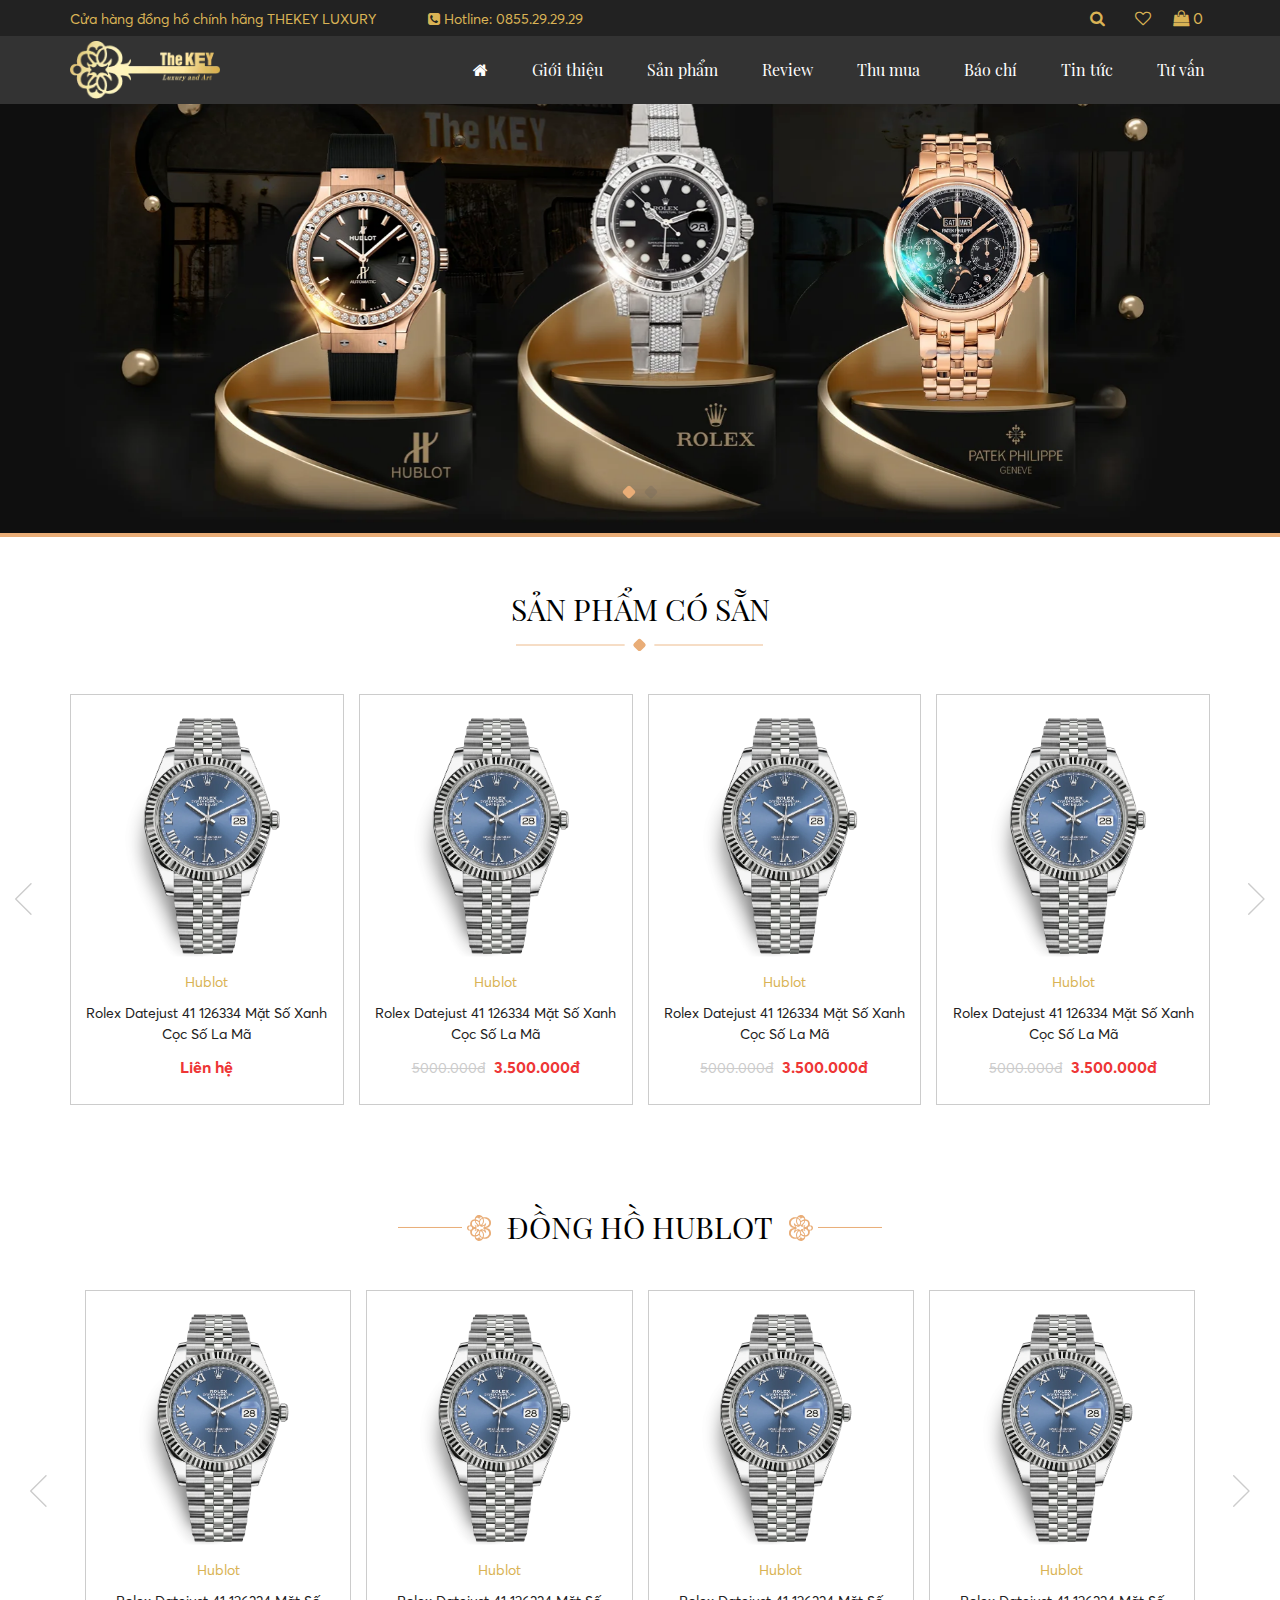
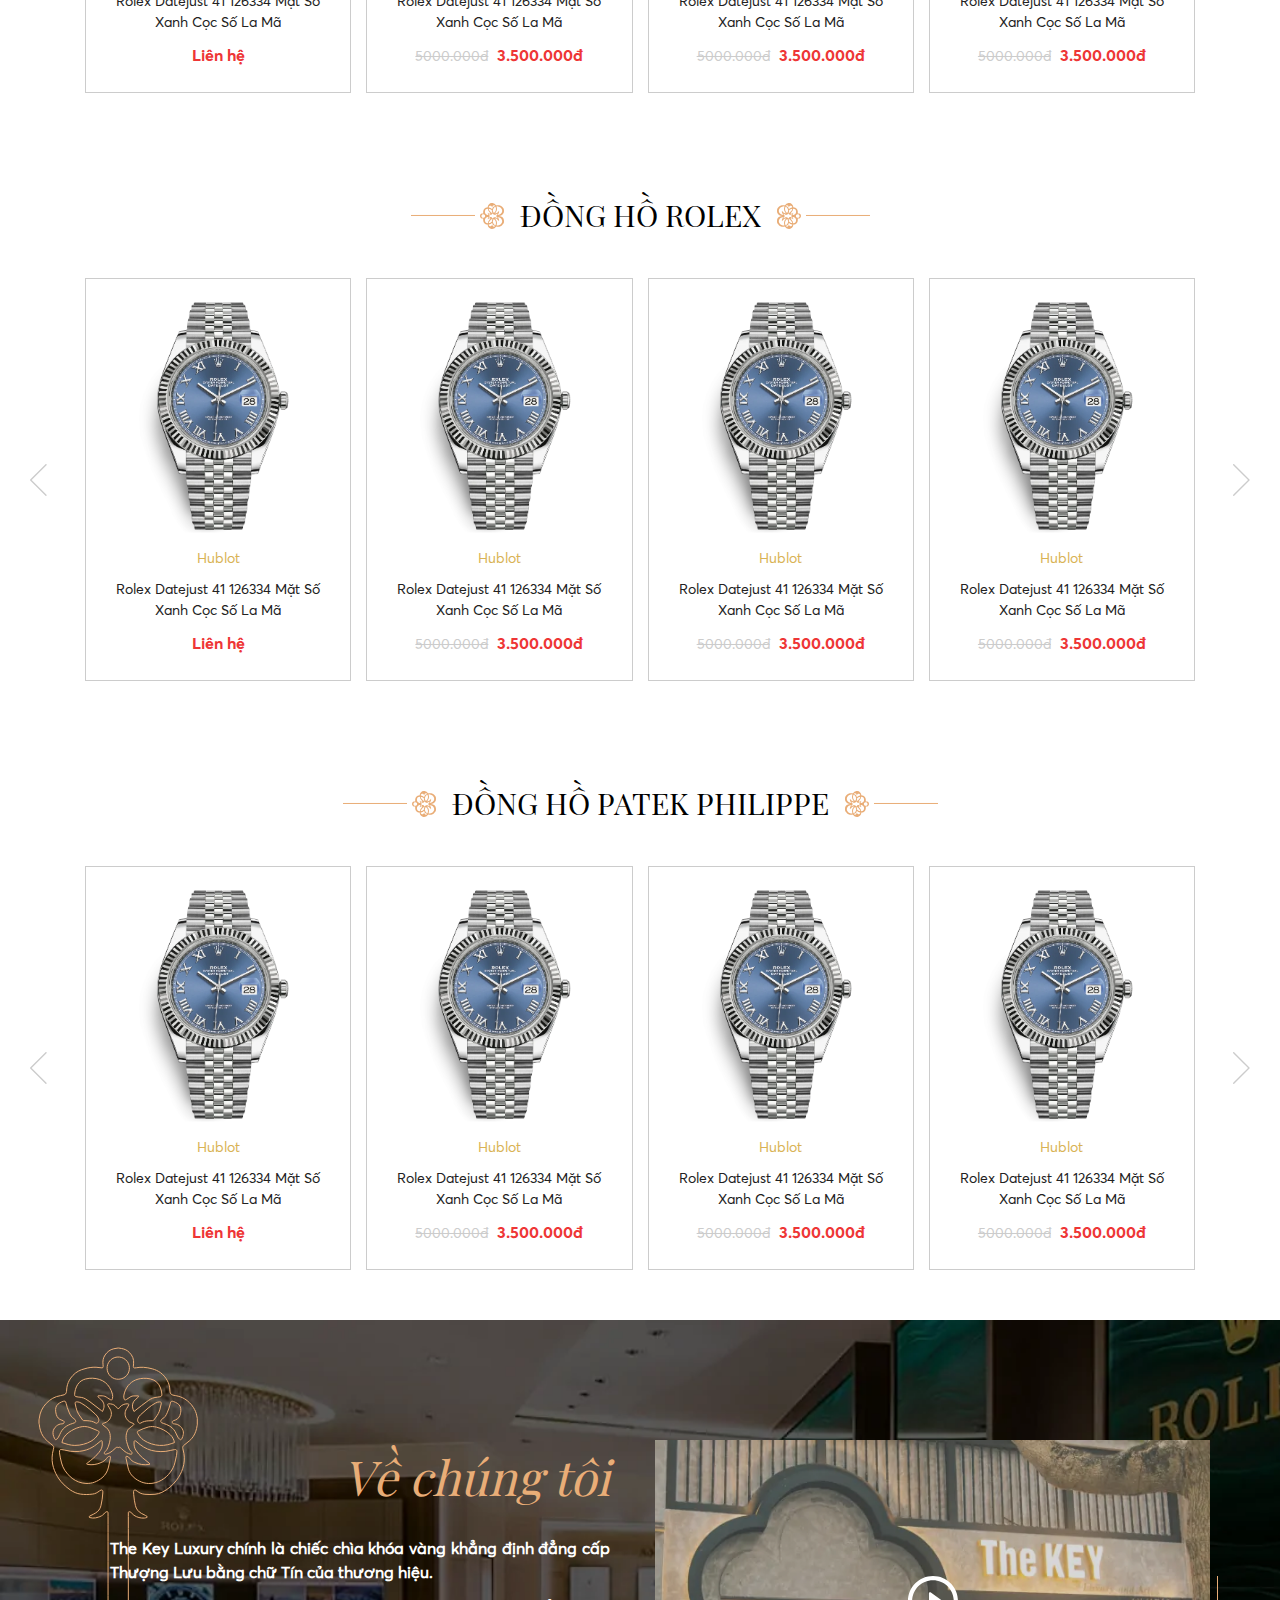
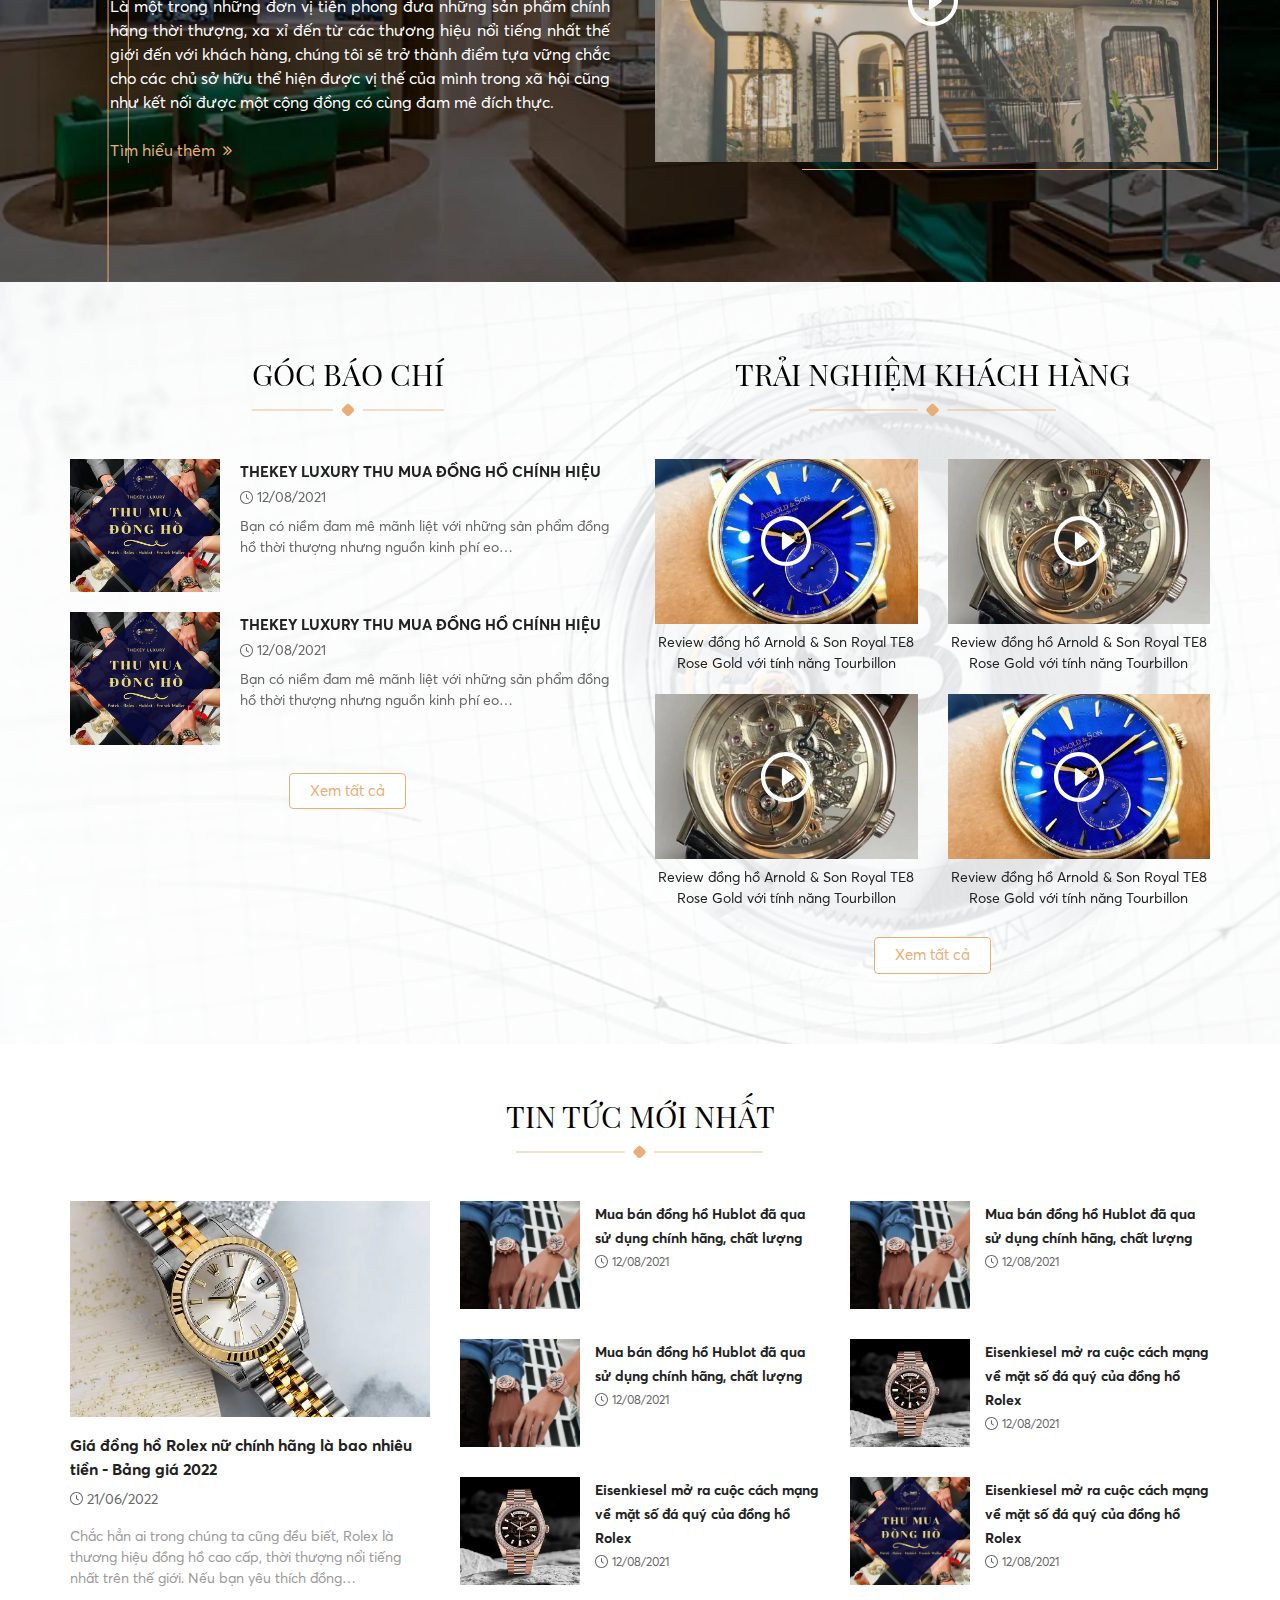
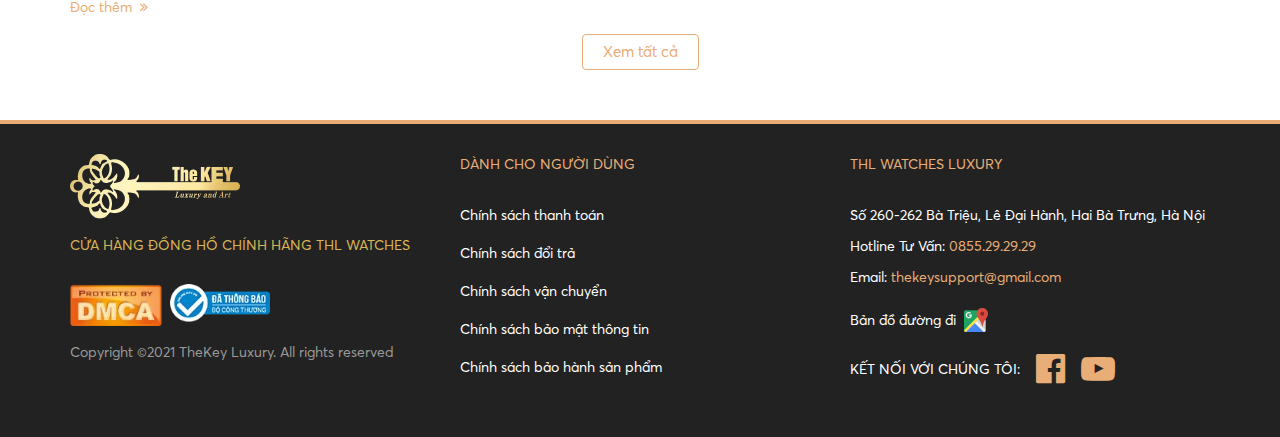
<file: thekey/index.html>
<!DOCTYPE html>
<html lang="en">
<head>
    <meta charset="UTF-8">
    <meta name="viewport" content="width=device-width, initial-scale=1.0">
    <title>Đồng hồ THL Watches</title>

    <link rel="stylesheet" href="assets/frontend/css/bootstrap.min.css">
    <link rel="stylesheet" href="assets/frontend/css/font-awesome.min.css">
    <link rel="stylesheet" href="assets/frontend/css/swiper-bundle.min.css">
    <link rel="stylesheet" href="assets/frontend/css/jquery.fancybox.min.css">
    <link rel="stylesheet" href="assets/frontend/css/reset.css">
    <link rel="stylesheet" href="assets/frontend/scss/style.css">
    <link rel="stylesheet" href="assets/frontend/scss/style-mobile.css">
</head>
<body>
    <header class="fixed">
        <div class="header-top">
            <div class="container">
                <div class="row">
                    <div class="col-md-7">
                        <span class="slogan-hd mr-5">Cửa hàng đồng hồ chính hãng THEKEY LUXURY</span>
                        <a href="#" class="hv-link smooth" title="Hotline: 0855.29.29.29"><i class="fa fa-phone-square" aria-hidden="true"></i> Hotline: 0855.29.29.29</a>
                    </div>
                    <div class="col-md-5 d-flex align-items-center justify-content-end">
                        <div class="search-top text-center">
                            <i class="fa fa-search" aria-hidden="true"></i>
                        </div>
                        <div class="heart-top text-center">
                            <i class="fa fa-heart-o" aria-hidden="true"></i>
                        </div>
                        <div class="cart-top text-center">
                            <div class="cart-mini">
                                <a href="#" title="Giỏ hàng">
                                    <i class="fa fa-shopping-bag" aria-hidden="true"></i>
                                </a>
                                <span>0</span>
                            </div>
                        </div>
                    </div>
                </div>
            </div>
        </div>
        <div class="header-middle">
            <div class="container">
                <div class="row">
                    <div class="col-md-2 d-flex align-items-center">
                        <a href="#" class="hd-logo" title="LOGO">
                            <img src="assets/frontend/images/logo-1.png" alt="" title="" class="img-fluid">
                        </a>
                    </div>
                    <div class="col-md-10">
                        <div class="main-menu d-flex align-items-center justify-content-end">
                            <ul>
                                <li><a href="#"><i class="fa fa-home" aria-hidden="true"></i></a></li>
                                <li><a href="#">Giới thiệu</a></li>
                                <li><a href="#">Sản phẩm</a></li>
                                <li><a href="#">Review</a></li>
                                <li><a href="#">Thu mua</a></li>
                                <li><a href="#">Báo chí</a></li>
                                <li><a href="#">Tin tức</a></li>
                                <li><a href="#">Tư vấn</a></li>
                            </ul>
                        </div>
                    </div>
                </div>
            </div>
        </div>
    </header>

    <div class="slide_banner_h swiper d-pagination">
        <div class="swiper-wrapper">
            <div class="swiper-slide">
                <div class="item-banner">
                    <img src="assets/frontend/images/banner-slide1.jpg" alt="" title="" class="img-fluid">
                </div>
            </div>
            <div class="swiper-slide">
                <div class="item-banner">
                    <img src="assets/frontend/images/banner-slide1.jpg" alt="" title="" class="img-fluid">
                </div>
            </div>
        </div>
        <div class="swiper-pagination"></div>
    </div>

    <section class="section_all product-host">
        <div class="title_all text-center">
            <span class="text-title after-title">SẢN PHẨM CÓ SẴN</span>
        </div>
        <div class="container cl_navigation">
            <div class="slide_list_product swiper-container swiper">
                <div class="swiper-wrapper">
                    <div class="swiper-slide">
                        <div class="item_pro text-center">
                            <a href="#" class="pro_img" title="">
                                <img src="assets/frontend/images/rolex-datejust-41-126334-mat-so-xanh-coc-so-la-ma1.png" alt="" title="" class="img-fluid">
                            </a>
                            <h2><a href="#" class="cate-title smooth" title="Hublot">Hublot</a></h2>
                            <h3><a href="#" class="pro-title smooth" title="">Rolex Datejust 41 126334 Mặt Số Xanh Cọc Số La Mã</a></h3>
                            <div class="pro-price text-center">
                                <span class="price d-none">5000.000đ</span>
                                <span class="price_sale">Liên hệ</span>
                            </div>
                        </div>
                    </div>
                    <div class="swiper-slide">
                        <div class="item_pro text-center">
                            <a href="#" class="pro_img" title="">
                                <img src="assets/frontend/images/rolex-datejust-41-126334-mat-so-xanh-coc-so-la-ma1.png" alt="" title="" class="img-fluid">
                            </a>
                            <h2><a href="#" class="cate-title smooth" title="Hublot">Hublot</a></h2>
                            <h3><a href="#" class="pro-title smooth" title="">Rolex Datejust 41 126334 Mặt Số Xanh Cọc Số La Mã</a></h3>
                            <div class="pro-price">
                                <span class="price">5000.000đ</span>
                                <span class="price_sale">3.500.000đ</span>
                            </div>
                        </div>
                    </div>
                    <div class="swiper-slide">
                        <div class="item_pro text-center">
                            <a href="#" class="pro_img" title="">
                                <img src="assets/frontend/images/rolex-datejust-41-126334-mat-so-xanh-coc-so-la-ma1.png" alt="" title="" class="img-fluid">
                            </a>
                            <h2><a href="#" class="cate-title smooth" title="Hublot">Hublot</a></h2>
                            <h3><a href="#" class="pro-title smooth" title="">Rolex Datejust 41 126334 Mặt Số Xanh Cọc Số La Mã</a></h3>
                            <div class="pro-price">
                                <span class="price">5000.000đ</span>
                                <span class="price_sale">3.500.000đ</span>
                            </div>
                        </div>
                    </div>
                    <div class="swiper-slide">
                        <div class="item_pro text-center">
                            <a href="#" class="pro_img" title="">
                                <img src="assets/frontend/images/rolex-datejust-41-126334-mat-so-xanh-coc-so-la-ma1.png" alt="" title="" class="img-fluid">
                            </a>
                            <h2><a href="#" class="cate-title smooth" title="Hublot">Hublot</a></h2>
                            <h3><a href="#" class="pro-title smooth" title="">Rolex Datejust 41 126334 Mặt Số Xanh Cọc Số La Mã</a></h3>
                            <div class="pro-price">
                                <span class="price">5000.000đ</span>
                                <span class="price_sale">3.500.000đ</span>
                            </div>
                        </div>
                    </div>
                    <div class="swiper-slide">
                        <div class="item_pro text-center">
                            <a href="#" class="pro_img" title="">
                                <img src="assets/frontend/images/rolex-datejust-41-126334-mat-so-xanh-coc-so-la-ma1.png" alt="" title="" class="img-fluid">
                            </a>
                            <h2><a href="#" class="cate-title smooth" title="Hublot">Hublot</a></h2>
                            <h3><a href="#" class="pro-title smooth" title="">Rolex Datejust 41 126334 Mặt Số Xanh Cọc Số La Mã</a></h3>
                            <div class="pro-price">
                                <span class="price">5000.000đ</span>
                                <span class="price_sale">3.500.000đ</span>
                            </div>
                        </div>
                    </div>
                </div>
            </div>
            <div class="btn_control_slide prev">
                <img src="assets/frontend/images/left.svg" alt="" title="" class="img-fluid">
            </div>
            <div class="btn_control_slide next">
                <img src="assets/frontend/images/right.svg" alt="" title="" class="img-fluid">
            </div>
        </div>
    </section>

    <section class="section_all category-product category-product-1">
        <div class="title_all text-center d-flex align-items-center justify-content-center">
            <span class="img-title mr-3"><img src="assets/frontend/images/hoa-trai.svg" alt="" title="" class="img-fluid"></span>
            <a href="#" class="text-title smooth">ĐỒNG HỒ HUBLOT</a>
            <span class="img-title ml-3"><img src="assets/frontend/images/hoa-phai.svg" alt="" title="" class="img-fluid"></span>
        </div>
        <div class="container">
            <div class="container cl_navigation">
                <div class="slide_category slide-category-1 swiper-container swiper" data-id="1">
                    <div class="swiper-wrapper">
                        <div class="swiper-slide">
                            <div class="item_pro text-center">
                                <a href="#" class="pro_img" title="">
                                    <img src="assets/frontend/images/rolex-datejust-41-126334-mat-so-xanh-coc-so-la-ma1.png" alt="" title="" class="img-fluid">
                                </a>
                                <h2><a href="#" class="cate-title smooth" title="Hublot">Hublot</a></h2>
                                <h3><a href="#" class="pro-title smooth" title="">Rolex Datejust 41 126334 Mặt Số Xanh Cọc Số La Mã</a></h3>
                                <div class="pro-price text-center">
                                    <span class="price d-none">5000.000đ</span>
                                    <span class="price_sale">Liên hệ</span>
                                </div>
                            </div>
                        </div>
                        <div class="swiper-slide">
                            <div class="item_pro text-center">
                                <a href="#" class="pro_img" title="">
                                    <img src="assets/frontend/images/rolex-datejust-41-126334-mat-so-xanh-coc-so-la-ma1.png" alt="" title="" class="img-fluid">
                                </a>
                                <h2><a href="#" class="cate-title smooth" title="Hublot">Hublot</a></h2>
                                <h3><a href="#" class="pro-title smooth" title="">Rolex Datejust 41 126334 Mặt Số Xanh Cọc Số La Mã</a></h3>
                                <div class="pro-price">
                                    <span class="price">5000.000đ</span>
                                    <span class="price_sale">3.500.000đ</span>
                                </div>
                            </div>
                        </div>
                        <div class="swiper-slide">
                            <div class="item_pro text-center">
                                <a href="#" class="pro_img" title="">
                                    <img src="assets/frontend/images/rolex-datejust-41-126334-mat-so-xanh-coc-so-la-ma1.png" alt="" title="" class="img-fluid">
                                </a>
                                <h2><a href="#" class="cate-title smooth" title="Hublot">Hublot</a></h2>
                                <h3><a href="#" class="pro-title smooth" title="">Rolex Datejust 41 126334 Mặt Số Xanh Cọc Số La Mã</a></h3>
                                <div class="pro-price">
                                    <span class="price">5000.000đ</span>
                                    <span class="price_sale">3.500.000đ</span>
                                </div>
                            </div>
                        </div>
                        <div class="swiper-slide">
                            <div class="item_pro text-center">
                                <a href="#" class="pro_img" title="">
                                    <img src="assets/frontend/images/rolex-datejust-41-126334-mat-so-xanh-coc-so-la-ma1.png" alt="" title="" class="img-fluid">
                                </a>
                                <h2><a href="#" class="cate-title smooth" title="Hublot">Hublot</a></h2>
                                <h3><a href="#" class="pro-title smooth" title="">Rolex Datejust 41 126334 Mặt Số Xanh Cọc Số La Mã</a></h3>
                                <div class="pro-price">
                                    <span class="price">5000.000đ</span>
                                    <span class="price_sale">3.500.000đ</span>
                                </div>
                            </div>
                        </div>
                        <div class="swiper-slide">
                            <div class="item_pro text-center">
                                <a href="#" class="pro_img" title="">
                                    <img src="assets/frontend/images/rolex-datejust-41-126334-mat-so-xanh-coc-so-la-ma1.png" alt="" title="" class="img-fluid">
                                </a>
                                <h2><a href="#" class="cate-title smooth" title="Hublot">Hublot</a></h2>
                                <h3><a href="#" class="pro-title smooth" title="">Rolex Datejust 41 126334 Mặt Số Xanh Cọc Số La Mã</a></h3>
                                <div class="pro-price">
                                    <span class="price">5000.000đ</span>
                                    <span class="price_sale">3.500.000đ</span>
                                </div>
                            </div>
                        </div>
                    </div>
                </div>
                <div class="btn_control_slide prev">
                    <img src="assets/frontend/images/left.svg" alt="" title="" class="img-fluid">
                </div>
                <div class="btn_control_slide next">
                    <img src="assets/frontend/images/right.svg" alt="" title="" class="img-fluid">
                </div>
            </div>
        </div>
    </section>

    <section class="section_all category-product category-product-2">
        <div class="title_all text-center d-flex align-items-center justify-content-center">
            <span class="img-title mr-3"><img src="assets/frontend/images/hoa-trai.svg" alt="" title="" class="img-fluid"></span>
            <a href="#" class="text-title smooth">ĐỒNG HỒ ROLEX</a>
            <span class="img-title ml-3"><img src="assets/frontend/images/hoa-phai.svg" alt="" title="" class="img-fluid"></span>
        </div>
        <div class="container">
            <div class="container cl_navigation">
                <div class="slide_category slide-category-2 swiper-container swiper" data-id="2">
                    <div class="swiper-wrapper">
                        <div class="swiper-slide">
                            <div class="item_pro text-center">
                                <a href="#" class="pro_img" title="">
                                    <img src="assets/frontend/images/rolex-datejust-41-126334-mat-so-xanh-coc-so-la-ma1.png" alt="" title="" class="img-fluid">
                                </a>
                                <h2><a href="#" class="cate-title smooth" title="Hublot">Hublot</a></h2>
                                <h3><a href="#" class="pro-title smooth" title="">Rolex Datejust 41 126334 Mặt Số Xanh Cọc Số La Mã</a></h3>
                                <div class="pro-price text-center">
                                    <span class="price d-none">5000.000đ</span>
                                    <span class="price_sale">Liên hệ</span>
                                </div>
                            </div>
                        </div>
                        <div class="swiper-slide">
                            <div class="item_pro text-center">
                                <a href="#" class="pro_img" title="">
                                    <img src="assets/frontend/images/rolex-datejust-41-126334-mat-so-xanh-coc-so-la-ma1.png" alt="" title="" class="img-fluid">
                                </a>
                                <h2><a href="#" class="cate-title smooth" title="Hublot">Hublot</a></h2>
                                <h3><a href="#" class="pro-title smooth" title="">Rolex Datejust 41 126334 Mặt Số Xanh Cọc Số La Mã</a></h3>
                                <div class="pro-price">
                                    <span class="price">5000.000đ</span>
                                    <span class="price_sale">3.500.000đ</span>
                                </div>
                            </div>
                        </div>
                        <div class="swiper-slide">
                            <div class="item_pro text-center">
                                <a href="#" class="pro_img" title="">
                                    <img src="assets/frontend/images/rolex-datejust-41-126334-mat-so-xanh-coc-so-la-ma1.png" alt="" title="" class="img-fluid">
                                </a>
                                <h2><a href="#" class="cate-title smooth" title="Hublot">Hublot</a></h2>
                                <h3><a href="#" class="pro-title smooth" title="">Rolex Datejust 41 126334 Mặt Số Xanh Cọc Số La Mã</a></h3>
                                <div class="pro-price">
                                    <span class="price">5000.000đ</span>
                                    <span class="price_sale">3.500.000đ</span>
                                </div>
                            </div>
                        </div>
                        <div class="swiper-slide">
                            <div class="item_pro text-center">
                                <a href="#" class="pro_img" title="">
                                    <img src="assets/frontend/images/rolex-datejust-41-126334-mat-so-xanh-coc-so-la-ma1.png" alt="" title="" class="img-fluid">
                                </a>
                                <h2><a href="#" class="cate-title smooth" title="Hublot">Hublot</a></h2>
                                <h3><a href="#" class="pro-title smooth" title="">Rolex Datejust 41 126334 Mặt Số Xanh Cọc Số La Mã</a></h3>
                                <div class="pro-price">
                                    <span class="price">5000.000đ</span>
                                    <span class="price_sale">3.500.000đ</span>
                                </div>
                            </div>
                        </div>
                        <div class="swiper-slide">
                            <div class="item_pro text-center">
                                <a href="#" class="pro_img" title="">
                                    <img src="assets/frontend/images/rolex-datejust-41-126334-mat-so-xanh-coc-so-la-ma1.png" alt="" title="" class="img-fluid">
                                </a>
                                <h2><a href="#" class="cate-title smooth" title="Hublot">Hublot</a></h2>
                                <h3><a href="#" class="pro-title smooth" title="">Rolex Datejust 41 126334 Mặt Số Xanh Cọc Số La Mã</a></h3>
                                <div class="pro-price">
                                    <span class="price">5000.000đ</span>
                                    <span class="price_sale">3.500.000đ</span>
                                </div>
                            </div>
                        </div>
                    </div>
                </div>
                <div class="btn_control_slide prev">
                    <img src="assets/frontend/images/left.svg" alt="" title="" class="img-fluid">
                </div>
                <div class="btn_control_slide next">
                    <img src="assets/frontend/images/right.svg" alt="" title="" class="img-fluid">
                </div>
            </div>
        </div>
    </section>

    <section class="section_all category-product category-product-3">
        <div class="title_all text-center d-flex align-items-center justify-content-center">
            <span class="img-title mr-3"><img src="assets/frontend/images/hoa-trai.svg" alt="" title="" class="img-fluid"></span>
            <a href="#" class="text-title smooth">ĐỒNG HỒ PATEK PHILIPPE</a>
            <span class="img-title ml-3"><img src="assets/frontend/images/hoa-phai.svg" alt="" title="" class="img-fluid"></span>
        </div>
        <div class="container">
            <div class="container cl_navigation">
                <div class="slide_category slide-category-3 swiper-container swiper" data-id="3">
                    <div class="swiper-wrapper">
                        <div class="swiper-slide">
                            <div class="item_pro text-center">
                                <a href="#" class="pro_img" title="">
                                    <img src="assets/frontend/images/rolex-datejust-41-126334-mat-so-xanh-coc-so-la-ma1.png" alt="" title="" class="img-fluid">
                                </a>
                                <h2><a href="#" class="cate-title smooth" title="Hublot">Hublot</a></h2>
                                <h3><a href="#" class="pro-title smooth" title="">Rolex Datejust 41 126334 Mặt Số Xanh Cọc Số La Mã</a></h3>
                                <div class="pro-price text-center">
                                    <span class="price d-none">5000.000đ</span>
                                    <span class="price_sale">Liên hệ</span>
                                </div>
                            </div>
                        </div>
                        <div class="swiper-slide">
                            <div class="item_pro text-center">
                                <a href="#" class="pro_img" title="">
                                    <img src="assets/frontend/images/rolex-datejust-41-126334-mat-so-xanh-coc-so-la-ma1.png" alt="" title="" class="img-fluid">
                                </a>
                                <h2><a href="#" class="cate-title smooth" title="Hublot">Hublot</a></h2>
                                <h3><a href="#" class="pro-title smooth" title="">Rolex Datejust 41 126334 Mặt Số Xanh Cọc Số La Mã</a></h3>
                                <div class="pro-price">
                                    <span class="price">5000.000đ</span>
                                    <span class="price_sale">3.500.000đ</span>
                                </div>
                            </div>
                        </div>
                        <div class="swiper-slide">
                            <div class="item_pro text-center">
                                <a href="#" class="pro_img" title="">
                                    <img src="assets/frontend/images/rolex-datejust-41-126334-mat-so-xanh-coc-so-la-ma1.png" alt="" title="" class="img-fluid">
                                </a>
                                <h2><a href="#" class="cate-title smooth" title="Hublot">Hublot</a></h2>
                                <h3><a href="#" class="pro-title smooth" title="">Rolex Datejust 41 126334 Mặt Số Xanh Cọc Số La Mã</a></h3>
                                <div class="pro-price">
                                    <span class="price">5000.000đ</span>
                                    <span class="price_sale">3.500.000đ</span>
                                </div>
                            </div>
                        </div>
                        <div class="swiper-slide">
                            <div class="item_pro text-center">
                                <a href="#" class="pro_img" title="">
                                    <img src="assets/frontend/images/rolex-datejust-41-126334-mat-so-xanh-coc-so-la-ma1.png" alt="" title="" class="img-fluid">
                                </a>
                                <h2><a href="#" class="cate-title smooth" title="Hublot">Hublot</a></h2>
                                <h3><a href="#" class="pro-title smooth" title="">Rolex Datejust 41 126334 Mặt Số Xanh Cọc Số La Mã</a></h3>
                                <div class="pro-price">
                                    <span class="price">5000.000đ</span>
                                    <span class="price_sale">3.500.000đ</span>
                                </div>
                            </div>
                        </div>
                        <div class="swiper-slide">
                            <div class="item_pro text-center">
                                <a href="#" class="pro_img" title="">
                                    <img src="assets/frontend/images/rolex-datejust-41-126334-mat-so-xanh-coc-so-la-ma1.png" alt="" title="" class="img-fluid">
                                </a>
                                <h2><a href="#" class="cate-title smooth" title="Hublot">Hublot</a></h2>
                                <h3><a href="#" class="pro-title smooth" title="">Rolex Datejust 41 126334 Mặt Số Xanh Cọc Số La Mã</a></h3>
                                <div class="pro-price">
                                    <span class="price">5000.000đ</span>
                                    <span class="price_sale">3.500.000đ</span>
                                </div>
                            </div>
                        </div>
                    </div>
                </div>
                <div class="btn_control_slide prev">
                    <img src="assets/frontend/images/left.svg" alt="" title="" class="img-fluid">
                </div>
                <div class="btn_control_slide next">
                    <img src="assets/frontend/images/right.svg" alt="" title="" class="img-fluid">
                </div>
            </div>
        </div>
    </section>

    <section class="section_all about-home" style="background-image: url('assets/frontend/images/background-abount-home.png');">
        <div class="container">
            <svg height="535" fill="none" xmlns="http://www.w3.org/2000/svg" class="hoavan1 el relative-values"> <path d="M90.3355 416C90.3355 356.152 90.3355 229.204 90.3355 169.356C90.3355 168.206 90.3271 167.047 90.3355 165.897C90.3439 164.89 90.6377 164.605 91.6114 164.773C92.0395 164.848 92.476 165.033 92.8285 165.276C93.2398 165.562 93.5672 165.973 93.9365 166.334C94.5744 166.963 95.1368 167.694 95.8587 168.197C99.0567 170.388 102.624 171.328 106.485 171.06C107.299 171.001 108.114 170.732 108.894 170.455C109.473 170.254 109.524 169.826 109.037 169.439C108.533 169.045 107.979 168.718 107.417 168.424C106.057 167.71 104.647 167.089 103.312 166.334C100.257 164.621 98.2509 162.078 97.4283 158.637C96.5721 155.052 96.0098 151.418 95.7076 147.741C95.6237 146.692 95.5229 145.635 95.5397 144.577C95.5649 143.209 96.5722 142.621 97.7809 143.234C98.2929 143.494 98.7713 143.822 99.2162 144.182C101.466 146.038 104.034 147.062 106.93 147.288C110.288 147.548 113.637 147.624 116.994 147.28C119.412 147.028 121.72 146.398 123.894 145.358C129.795 142.554 134.571 138.357 138.533 133.212C141.303 129.602 143.393 125.624 144.786 121.284C146.348 116.416 146.809 111.455 145.919 106.41C145.634 104.773 145.248 103.153 144.837 101.542C144.467 100.107 144.921 99.0909 146.062 98.2011C147.959 96.7238 149.814 95.2045 151.627 93.6349C153.054 92.401 154.296 90.974 155.337 89.3792C157.444 86.1476 158.535 82.5718 159.089 78.7946C159.131 78.484 159.232 78.1818 159.308 77.8713L159.308 71.3577C159.14 70.5183 158.947 69.6789 158.796 68.8311C158.25 65.7925 157.05 63.0142 155.379 60.4457C153.113 56.9539 150.2 54.0915 146.675 51.9008C143.955 50.2052 140.959 49.1896 137.794 48.6859C136.821 48.5348 135.838 48.3502 134.882 48.0816C133.035 47.5695 132.196 46.4951 132.011 44.5646C131.893 43.3223 131.776 42.08 131.642 40.8377C131.365 38.2608 130.559 35.835 129.308 33.577C127.554 30.3958 125.262 27.6762 122.291 25.5441C119.84 23.7898 117.112 22.6315 114.233 21.8173C111.329 21.0031 108.365 20.4911 105.352 20.298C103.077 20.1553 100.811 20.34 98.5615 20.7261C97.9907 20.8184 97.4199 20.9359 96.8492 20.9443C95.7999 20.9695 95.3467 20.5666 95.3551 19.5174C95.3634 18.6276 95.4726 17.7295 95.5733 16.8397C96.1021 12.2987 94.4653 8.57183 91.3092 5.40735C89.1772 3.27532 86.6087 2.01625 83.6457 1.5378C82.6972 1.38671 81.7571 1.21044 80.8086 1.05935C80.5567 1.01738 80.2881 0.975412 80.0447 1.01738C78.6262 1.25241 77.1992 1.46225 75.789 1.76443C72.0118 2.57863 69.2587 4.86175 67.1098 7.96747C65.045 10.9473 64.5749 14.2628 65.0533 17.7798C65.1373 18.4094 65.1709 19.0557 65.1625 19.6936C65.1457 20.5162 64.7931 20.894 63.9789 20.8688C62.9885 20.8352 61.998 20.7261 61.0243 20.5582C57.0456 19.8783 53.1005 20.2476 49.1974 21.087C47.292 21.4983 45.4118 22.0355 43.5819 22.6902C39.0744 24.3019 35.5071 27.1809 32.7371 31.0673C30.773 33.8205 29.4635 36.859 28.9347 40.1998C28.7081 41.6183 28.6409 43.0621 28.4898 44.489C28.4562 44.7744 28.3975 45.0598 28.3387 45.3368C28.0953 46.5791 27.3651 47.4436 26.1731 47.7962C24.9812 48.1487 23.7641 48.4425 22.5302 48.6356C16.814 49.5085 12.1386 52.2701 8.21873 56.425C4.29042 60.5884 1.91497 65.4736 1.31901 71.1898C1.26026 71.7522 1.10916 72.3145 1.00004 72.8685L1.00004 76.3268C1.07559 76.629 1.18471 76.9312 1.23507 77.2333C1.42813 78.4336 1.54564 79.6507 1.78906 80.8343C2.60326 84.8549 4.17292 88.523 6.9261 91.6287C8.68041 93.6013 10.7117 95.2633 12.785 96.8665C13.5152 97.4373 14.2371 98.0248 14.9506 98.6208C15.6221 99.1832 15.8655 99.9218 15.7396 100.77C15.6389 101.399 15.4962 102.029 15.3283 102.641C14.6652 105.092 14.2287 107.577 14.1112 110.112C13.893 114.796 14.7995 119.278 16.5202 123.618C18.0899 127.579 20.2135 131.214 22.9331 134.488C25.6275 137.728 28.7249 140.548 32.2335 142.898C35.4063 145.03 38.8142 146.608 42.6334 147.137C46.6792 147.691 50.7419 147.582 54.7961 147.078C57.3226 146.768 59.4295 145.517 61.4104 143.981C61.8805 143.612 62.4177 143.284 62.9717 143.075C63.9202 142.714 64.7092 143.234 64.8099 144.258C64.8603 144.829 64.8351 145.408 64.8099 145.987C64.6001 150.151 63.9454 154.263 63.0304 158.326C62.5016 160.643 61.4776 162.733 59.6981 164.378C58.3886 165.578 56.8945 166.502 55.2997 167.257C54.1749 167.794 53.0586 168.357 51.9506 168.927C51.5225 169.146 51.1364 169.431 50.9853 170.061C51.2958 170.245 51.5896 170.514 51.9338 170.589C52.8319 170.791 53.7469 170.984 54.6702 171.051C56.6175 171.194 58.4894 170.757 60.3276 170.178C62.4261 169.515 64.3986 168.642 65.8927 166.938C66.3544 166.409 66.8328 165.889 67.3365 165.394C67.8065 164.924 68.3941 164.689 69.074 164.697C69.8378 164.705 70.0309 164.898 70.0393 165.671C70.0477 167.014 70.0477 168.357 70.0477 169.708C70.0477 246.805 70.0477 458.903 70.0477 536M136.426 95.6158C134.227 96.388 132.053 97.1351 129.812 97.6807C124.305 99.0069 118.891 98.5788 113.528 96.9001C110.674 96.0019 107.946 94.8184 105.512 93.0641C102.993 91.251 101.13 88.8672 99.6191 86.1979C99.0315 85.1487 99.2414 84.4017 100.316 83.898C103.564 82.3787 106.821 80.8762 110.321 80.0285C113.024 79.3738 115.735 79.4325 118.404 80.1124C123.617 81.4386 128.208 83.9736 132.17 87.6081C134.445 89.6814 136.015 92.6696 136.426 95.6158ZM80.1958 100.635C80.0363 100.551 79.8684 100.476 79.7006 100.375C79.2305 100.09 78.7772 100.132 78.3492 100.442C77.963 100.728 77.5853 101.03 77.2328 101.349C75.5456 102.868 73.9256 104.463 71.9447 105.63C70.7527 106.335 69.4517 106.788 68.1255 107.141C67.9408 107.191 67.7478 107.216 67.5547 107.233C66.5642 107.3 65.9851 106.536 66.3628 105.613C66.4887 105.302 66.7153 104.992 66.9755 104.765C68.713 103.271 69.6951 101.324 70.4254 99.2084C71.206 96.9672 71.8775 94.7009 72.1545 92.3422C72.4735 89.6646 72.2804 87.0373 71.29 84.5024C70.6772 82.9411 69.7119 81.6737 68.3437 80.6832C67.2273 79.8774 66.1194 79.0632 65.0785 78.165C63.9957 77.2249 64.1132 76.7549 65.4646 76.2596C65.9431 76.0834 66.4383 75.9491 66.9252 75.7812C70.9374 74.3962 73.6906 70.1657 73.3464 65.9772C73.1954 64.055 72.3811 62.4182 71.3403 60.857C70.8954 60.1939 70.5177 59.4888 70.1148 58.7921C70.0057 58.599 69.8966 58.3976 69.821 58.1877C69.4769 57.2476 69.7119 56.786 70.694 56.786C73.1114 56.786 75.4281 57.1973 77.2999 58.8928C78.1477 59.665 78.878 60.5632 79.6586 61.411C79.8265 61.5956 80.0027 61.7803 80.2294 62.0405C80.7162 61.4697 81.1611 60.9409 81.6144 60.4121C82.7727 59.0607 84.0989 57.9191 85.8365 57.3568C87.1291 56.9371 88.4553 56.7692 89.8067 56.8112C90.7049 56.8363 90.9483 57.1973 90.6293 58.0618C90.4027 58.6914 90.0837 59.2873 89.748 59.8665C89.3954 60.4793 88.9925 61.05 88.598 61.6376C86.2561 65.1462 86.6674 69.5949 89.2779 72.8014C90.5118 74.3207 92.0563 75.3279 93.8945 75.9239C94.3478 76.075 94.8178 76.2009 95.2543 76.3939C96.2028 76.8136 96.3036 77.2501 95.5733 77.9552C95.0193 78.484 94.4066 78.9457 93.7938 79.4157C93.03 80.0033 92.2242 80.5321 91.4855 81.1365C89.6724 82.6054 88.875 84.6535 88.4134 86.8527C87.8762 89.4296 87.9769 92.0316 88.6316 94.5666C89.1856 96.7322 89.9242 98.8474 90.6713 100.954C91.1665 102.356 92.0647 103.531 93.181 104.538C93.4413 104.773 93.6763 105.042 93.8693 105.327C94.1883 105.789 94.2051 106.293 93.9281 106.78C93.6343 107.292 93.1223 107.292 92.6522 107.208C91.1581 106.939 89.7648 106.393 88.4553 105.621C86.5919 104.522 85.0139 103.07 83.461 101.592C83.2092 101.349 82.9574 101.097 82.6888 100.879C81.6311 100.031 81.4129 100.014 80.1958 100.635ZM57.5744 75.9323C54.9556 74.2703 52.0345 73.8758 49.0379 73.6995C47.9215 73.6324 46.7968 73.624 45.6804 73.5988C45.2691 73.5904 44.9501 73.4813 44.6983 73.1204C43.3553 71.173 41.92 69.2844 40.6525 67.2866C39.3514 65.2469 38.5876 62.9722 38.0588 60.6136C37.7734 59.3293 37.4712 58.0534 37.211 56.7692C36.934 55.401 37.295 54.9393 38.6799 54.8386C38.8394 54.8302 38.9989 54.8386 39.1584 54.8386C40.6021 54.8722 41.8948 55.401 43.1371 56.0893C46.2764 57.8436 49.1638 59.9504 51.8834 62.3091C53.7217 63.9039 55.5431 65.5155 57.3478 67.1439C58.6153 68.2855 59.6645 69.6117 60.4032 71.1646C61.1082 72.6671 60.9907 74.0856 59.9835 75.4035C59.2952 76.3352 58.5313 76.5366 57.5744 75.9323ZM110.111 61.0836C112.378 59.1446 114.862 57.5078 117.481 56.0725C118.933 55.2751 120.243 54.889 121.393 54.8974C121.46 54.8974 121.519 54.8974 121.586 54.8974C123.172 54.9729 123.533 55.3842 123.206 56.9203C122.778 58.918 122.35 60.9241 121.787 62.8883C121.04 65.5323 119.613 67.8574 118.018 70.0818C117.288 71.0974 116.507 72.0711 115.794 73.0868C115.5 73.5065 115.164 73.6492 114.678 73.6576C113.175 73.6911 111.673 73.7415 110.17 73.8422C107.618 74.0101 105.176 74.5389 102.96 75.9155C101.852 76.6038 101.088 76.3772 100.341 75.2944C99.4177 73.9597 99.3589 72.558 100.064 71.1226C100.677 69.8719 101.457 68.7304 102.481 67.8071C104.991 65.5323 107.526 63.2828 110.111 61.0836ZM135.427 54.4944C136.737 54.9813 138.038 55.5605 139.23 56.2907C141.756 57.8352 142.931 60.1855 142.856 63.8284C142.713 65.5575 142.369 67.9246 141.085 70.0398C140.22 71.4584 138.995 72.4405 137.425 72.9861C136.703 73.2379 135.964 73.4729 135.268 73.7835C134.412 74.1696 134.168 74.6564 134.286 75.4454C134.395 76.2177 134.831 76.6625 135.662 76.822C135.973 76.8808 136.3 76.906 136.611 76.9228C140.866 77.1662 144.778 80.6916 145.357 84.9053C145.475 85.7447 145.374 86.6344 145.265 87.4822C145.08 88.9175 144.585 90.2689 143.93 91.5616C143.813 91.7882 143.67 92.0065 143.51 92.1995C142.94 92.8794 142.512 92.9214 141.781 92.3842C140.615 91.5196 139.893 90.3193 139.288 89.035C138.583 87.5326 137.945 85.9881 137.123 84.5527C135.713 82.0766 133.656 80.2215 131.197 78.8114C129.434 77.8041 127.571 77.0738 125.632 76.4947C124.96 76.2932 124.297 76.033 123.667 75.7308C122.794 75.3027 122.593 74.7907 122.836 73.8338C123.029 73.0532 123.441 72.3817 124.137 72.004C126.681 70.6274 128.108 68.3611 129.174 65.8009C130.475 62.67 131.726 59.5224 132.414 56.1816C132.825 54.1923 133.547 53.7894 135.427 54.4944ZM112.495 31.9235C117.54 33.107 120.788 36.2715 122.543 41.0559C123.265 43.0117 123.676 45.0514 123.86 47.1331C123.995 48.7279 123.483 49.4749 121.93 49.8107C121.116 49.987 120.293 50.1297 119.462 50.1632C116.054 50.3227 113.074 51.5986 110.321 53.5459C105.772 56.7692 101.39 60.2023 97.0422 63.6773C96.7232 63.9375 96.3875 64.1809 95.9762 64.4915C95.3047 62.9135 94.5996 61.5033 94.4821 59.9001C94.2806 57.0881 95.0948 54.6623 97.2605 52.7737C98.1082 52.0351 98.9728 51.33 99.7702 50.5493C100.148 50.1884 100.391 49.6932 100.735 49.1979C100.467 49.0385 100.316 48.8706 100.165 48.8706C98.5027 48.8706 96.8408 48.8286 95.1872 48.9461C93.5756 49.0636 92.2409 49.9282 90.9483 50.8515C90.1173 51.4475 89.2443 51.9847 88.3798 52.5219C88.1364 52.673 87.8594 52.7821 87.5908 52.8577C86.8101 53.0675 86.4996 52.8912 86.2058 52.1106C85.7105 50.7844 85.6098 49.4078 85.912 48.048C87.1962 42.2143 90.0082 37.371 95.2124 34.1982C98.2761 32.3264 101.692 31.5205 105.26 31.3107C107.694 31.1764 110.103 31.3695 112.495 31.9235ZM69.0908 21.5655C68.8222 16.1263 72.9184 10.6535 79.071 10.0575C85.677 9.4196 91.0658 14.2544 91.3932 20.5582C91.7121 26.6353 87.2298 31.9151 80.8002 32.2592C74.3033 32.6033 69.2838 27.4999 69.0908 21.5655ZM40.1489 50.0205C39.4186 49.9618 38.6883 49.8191 37.9916 49.6008C37.0264 49.3071 36.5395 48.6607 36.5983 47.6619C36.8333 44.0357 37.6811 40.5859 39.6872 37.4969C41.5842 34.5843 44.2954 32.83 47.611 31.9822C52.3199 30.7819 57.0037 30.9666 61.6119 32.4942C65.8759 33.9044 69.1747 36.5736 71.5334 40.4012C72.8512 42.5416 73.8669 44.808 74.4376 47.259C74.7818 48.7447 74.8237 50.2304 74.4041 51.7161C74.0515 52.9752 73.5479 53.2689 72.3811 52.6478C71.3151 52.077 70.2659 51.4391 69.309 50.7004C67.7813 49.5253 66.1026 48.8622 64.1804 48.8034C63.1228 48.7699 62.0735 48.7615 61.0159 48.7699C60.6718 48.7699 60.336 48.8538 60.0338 48.8874C59.7736 49.4414 60.0338 49.8023 60.3276 50.0877C61.125 50.8767 61.8637 51.7413 62.7786 52.3624C65.2212 54.0076 66.8832 58.1122 65.5905 61.7467C65.28 62.6197 64.9274 63.4675 64.5413 64.4663C64.1804 64.1977 63.9118 64.0047 63.6432 63.8032C59.7149 60.773 55.8117 57.7093 51.8498 54.7295C50.3725 53.6215 48.7861 52.631 47.1745 51.7245C45.0089 50.5326 42.5915 50.2136 40.1489 50.0205ZM16.6797 91.7966C16.2768 91.1167 15.983 90.3613 15.706 89.6142C15.2444 88.3803 14.9674 87.0961 14.9758 85.6188C15.0513 82.9495 16.3943 80.7587 18.476 79.0044C20.0289 77.695 21.8335 76.9144 23.8984 76.8556C24.251 76.8472 24.6035 76.8052 24.9476 76.7213C25.6275 76.545 26.0388 76.0918 26.1563 75.3867C26.2655 74.7068 26.0388 74.178 25.4261 73.859C24.9476 73.6156 24.444 73.3722 23.932 73.2295C20.8347 72.4069 19.0552 70.342 18.2326 67.3286C17.7961 65.717 17.5443 64.0886 17.603 62.4098C17.7038 59.4804 19.1727 57.4239 21.5985 55.9382C22.8072 55.1995 24.1167 54.6875 25.4681 54.2762C25.7115 54.2007 25.9717 54.1587 26.2235 54.1335C26.9538 54.0664 27.3902 54.293 27.684 54.9645C27.8771 55.401 28.0198 55.8626 28.1121 56.3327C28.6997 59.3629 29.8412 62.2084 30.9912 65.0539C31.5704 66.4808 32.2251 67.8658 33.1148 69.1249C33.8451 70.1573 34.7516 71.0051 35.8596 71.6263C36.5815 72.0292 37.1439 72.5747 37.4628 73.347C37.9581 74.5305 37.723 75.2356 36.5563 75.7644C35.8344 76.0918 35.0622 76.3352 34.3068 76.5702C31.5955 77.4012 29.0606 78.5847 26.8363 80.381C24.5363 82.2277 22.9583 84.5947 21.8503 87.3143C21.4558 88.288 21.0109 89.2617 20.4653 90.1514C20.0205 90.8817 19.4497 91.5448 18.8369 92.1408C17.9304 92.9885 17.326 92.8878 16.6797 91.7966ZM30.2022 97.5044C28.1373 96.9336 26.106 96.2705 23.9404 95.6074C24.2929 93.8447 24.7546 92.3002 25.594 90.8817C26.937 88.607 28.8088 86.8359 30.9408 85.3166C34.1976 82.9999 37.7062 81.1952 41.5926 80.1628C45.0676 79.2395 48.5175 79.2898 51.8918 80.4901C54.4771 81.4051 57.0121 82.4963 59.5386 83.5875C61.3601 84.3765 61.5447 85.1067 60.4871 86.7855C58.5733 89.8409 56.2063 92.4429 53.025 94.2392C50.6663 95.5654 48.1733 96.5475 45.5713 97.2442C42.7174 98.0081 39.8131 98.4445 36.8417 98.411C34.5838 98.3858 32.3678 98.1004 30.2022 97.5044ZM47.9635 136.443C42.8265 136.2 38.2351 134.412 34.1389 131.332C31.1926 129.116 28.75 126.421 26.7775 123.307C25.3254 121.024 24.2174 118.59 23.5543 115.954C22.7065 112.605 21.9426 109.239 21.481 105.806C21.397 105.185 21.4474 104.53 21.5314 103.901C21.6657 102.935 22.1777 102.448 23.1598 102.507C24.2342 102.574 25.3086 102.793 26.3746 103.002C28.4814 103.405 30.5631 103.917 32.6783 104.253C35.5406 104.706 38.4197 104.664 41.2988 104.362C43.817 104.102 46.3015 103.624 48.7022 102.809C52.4374 101.533 55.795 99.5609 58.8671 97.1183C60.017 96.2034 61.1334 95.2381 62.275 94.3148C62.5184 94.1133 62.7954 93.937 63.0808 93.8111C63.7271 93.5174 64.1048 93.6433 64.1804 94.3567C64.3063 95.557 64.365 96.7825 64.2727 97.9829C64.0545 100.761 62.7618 103.095 61.0831 105.26C58.6488 108.4 55.7362 111.027 52.6389 113.478C51.5309 114.351 50.4061 115.19 49.2897 116.055C49.1386 116.172 48.9708 116.273 48.8365 116.407C48.4419 116.785 48.4839 117.079 48.9708 117.272C49.231 117.381 49.5248 117.448 49.8101 117.473C50.8929 117.574 51.9758 117.65 53.0586 117.734C57.2639 117.784 61.1418 116.584 64.8519 114.72C66.3628 113.956 67.5799 112.832 68.5703 111.455C68.9061 110.993 69.2754 110.548 69.6699 110.129C70.1484 109.625 70.7695 109.356 71.4578 109.281C72.1797 109.205 72.4735 109.457 72.4735 110.179C72.4735 110.532 72.4399 110.884 72.3644 111.228C71.7516 114.175 71.1473 117.112 70.5009 120.05C69.544 124.339 67.4959 127.999 64.0545 130.794C59.3791 134.605 54.0742 136.729 47.9635 136.443ZM101.424 134.135C98.3516 132.616 95.6488 130.601 93.4748 127.915C91.8129 125.859 90.7301 123.517 90.1341 120.974C89.387 117.767 88.7239 114.544 88.0272 111.329C87.9433 110.96 87.8761 110.574 87.8761 110.187C87.8761 109.482 88.2203 109.147 88.9086 109.315C89.4794 109.449 90.0585 109.701 90.5454 110.028C90.9567 110.305 91.3008 110.733 91.5778 111.153C92.8873 113.159 94.7171 114.494 96.8743 115.434C99.0483 116.382 101.323 117.079 103.657 117.49C106.066 117.918 108.5 117.784 110.917 117.448C111.236 117.406 111.53 117.196 112.008 116.986C111.622 116.617 111.379 116.34 111.102 116.114C108.869 114.3 106.578 112.546 104.404 110.666C101.86 108.458 99.5687 106.007 97.8144 103.103C96.2952 100.602 95.8419 97.8654 96.0853 94.9863C96.1273 94.5162 96.1357 93.8699 96.6477 93.7608C97.0338 93.6768 97.5878 93.9203 97.9403 94.1889C99.3337 95.2717 100.635 96.4552 102.028 97.5296C106.729 101.156 111.95 103.54 117.901 104.261C121.225 104.664 124.54 104.757 127.856 104.345C129.535 104.136 131.18 103.691 132.842 103.355C134.093 103.103 135.343 102.801 136.602 102.608C138.155 102.364 138.961 103.011 138.944 104.589C138.927 105.823 138.776 107.082 138.533 108.29C138.021 110.859 137.45 113.419 136.837 115.962C136.023 119.337 134.445 122.367 132.389 125.137C129.921 128.461 126.958 131.256 123.323 133.287C119.387 135.486 115.181 136.628 110.649 136.494C107.392 136.401 104.328 135.579 101.424 134.135Z" stroke="#E9AD77" stroke-miterlimit="10"></path> </svg>
            <div class="row">
                <div class="col-lg-6">
                    <div class="wapper_content">
                        <p class="title_about text-right mb-lg-4 mb-3">Về chúng tôi</p>
                        <div class="content_about s-content mb-lg-4 mb-3">
                            <p style="text-align: justify;"><strong>The Key Luxury chính là chiếc chìa khóa vàng khẳng định đẳng cấp Thượng Lưu bằng chữ Tín của thương hiệu.</strong></p>
                            <p style="text-align: justify;">Là một trong những đơn vị tiên phong đưa những sản phẩm chính hãng thời thượng, xa xỉ đến từ các thương hiệu nổi tiếng nhất thế giới đến với khách hàng, chúng tôi sẽ trở thành điểm tựa vững chắc cho các chủ sở hữu thể hiện được vị thế của mình trong xã hội cũng như kết nối được một cộng đồng có cùng đam mê đích thực.</p>
                        </div>
                        <a href="#" class="link-readmore smooth" title="Tìm hiểu thêm">Tìm hiểu thêm <i class="fa fa-angle-double-right ml-1" aria-hidden="true"></i></a>
                    </div>
                </div>
                <div class="col-lg-6">
                    <div class="image_about">
                        <img src="assets/frontend/images/the.jpg" alt="" title="" class="bg-video img-fluid">
                        <img src="assets/frontend/images/play-button.svg" alt="" title="" class="play-video img-fluid">
                        <span class="square"></span>
                    </div>
                </div>
            </div>
        </div>
    </section>

    <section class="section_all customer-feedback" style="background-image: url('assets/frontend/images/banner-review-1.jpg');">
        <div class="container">
            <div class="row">
                <div class="col-lg-6">
                    <div class="title_all text-center">
                        <span class="text-title after-title">GÓC BÁO CHÍ</span>
                    </div>
                    <div class="row list-new-1">
                        <div class="col-lg-12">
                            <div class="item-new-1 d-flex">
                                <a href="#" class="img-new c-img img-scale" title="">
                                    <img src="assets/frontend/images/thu-mua-dong-ho-chinh-hieu.jpg" alt="" title="" class="img-fluid">
                                </a>
                                <div class="info-new">
                                    <h3><a href="#" class="title smooth">THEKEY LUXURY THU MUA ĐỒNG HỒ CHÍNH HIỆU </a></h3>
                                    <p class="date d-flex align-items-center mt-1">
                                        <svg xmlns="http://www.w3.org/2000/svg" xmlns:xlink="http://www.w3.org/1999/xlink" version="1.1" id="Capa_1" x="0px" y="0px" viewBox="0 0 512 512" style="enable-background:new 0 0 512 512;" xml:space="preserve"><g> <g> <path d="M347.216,301.211l-71.387-53.54V138.609c0-10.966-8.864-19.83-19.83-19.83c-10.966,0-19.83,8.864-19.83,19.83v118.978 c0,6.246,2.935,12.136,7.932,15.864l79.318,59.489c3.569,2.677,7.734,3.966,11.878,3.966c6.048,0,11.997-2.717,15.884-7.952 C357.766,320.208,355.981,307.775,347.216,301.211z"></path> </g></g><g> <g> <path d="M256,0C114.833,0,0,114.833,0,256s114.833,256,256,256s256-114.833,256-256S397.167,0,256,0z M256,472.341 c-119.275,0-216.341-97.066-216.341-216.341S136.725,39.659,256,39.659c119.295,0,216.341,97.066,216.341,216.341 S375.275,472.341,256,472.341z"></path> </g></g><g></g><g></g><g></g><g></g><g></g><g></g><g></g><g></g><g></g><g></g><g></g><g></g><g></g><g></g><g></g></svg>
                                        <span class="ml-1">12/08/2021</span>
                                    </p>
                                    <p class="short_content mt-2">Bạn có niềm đam mê mãnh liệt với những sản phẩm đồng hồ thời thượng nhưng nguồn kinh phí eo…</p>
                                </div>
                            </div>
                        </div>
                        <div class="col-lg-12">
                            <div class="item-new-1 d-flex">
                                <a href="#" class="img-new c-img img-scale" title="">
                                    <img src="assets/frontend/images/thu-mua-dong-ho-chinh-hieu.jpg" alt="" title="" class="img-fluid">
                                </a>
                                <div class="info-new">
                                    <h3><a href="#" class="title smooth">THEKEY LUXURY THU MUA ĐỒNG HỒ CHÍNH HIỆU </a></h3>
                                    <p class="date d-flex align-items-center mt-1">
                                        <svg xmlns="http://www.w3.org/2000/svg" xmlns:xlink="http://www.w3.org/1999/xlink" version="1.1" id="Capa_1" x="0px" y="0px" viewBox="0 0 512 512" style="enable-background:new 0 0 512 512;" xml:space="preserve"><g> <g> <path d="M347.216,301.211l-71.387-53.54V138.609c0-10.966-8.864-19.83-19.83-19.83c-10.966,0-19.83,8.864-19.83,19.83v118.978 c0,6.246,2.935,12.136,7.932,15.864l79.318,59.489c3.569,2.677,7.734,3.966,11.878,3.966c6.048,0,11.997-2.717,15.884-7.952 C357.766,320.208,355.981,307.775,347.216,301.211z"></path> </g></g><g> <g> <path d="M256,0C114.833,0,0,114.833,0,256s114.833,256,256,256s256-114.833,256-256S397.167,0,256,0z M256,472.341 c-119.275,0-216.341-97.066-216.341-216.341S136.725,39.659,256,39.659c119.295,0,216.341,97.066,216.341,216.341 S375.275,472.341,256,472.341z"></path> </g></g><g></g><g></g><g></g><g></g><g></g><g></g><g></g><g></g><g></g><g></g><g></g><g></g><g></g><g></g><g></g></svg>
                                        <span class="ml-1">12/08/2021</span>
                                    </p>
                                    <p class="short_content mt-2">Bạn có niềm đam mê mãnh liệt với những sản phẩm đồng hồ thời thượng nhưng nguồn kinh phí eo…</p>
                                </div>
                            </div>
                        </div>
                    </div>
                    <p class="text-center"><a href="#" class="btn-link-1 mt-2 smooth" title="Xem tất cả">Xem tất cả</a></p>
                </div>
                <div class="col-lg-6">
                    <div class="title_all text-center">
                        <span class="text-title after-title">TRẢI NGHIỆM KHÁCH HÀNG</span>
                    </div>
                    <div class="row list-video-1">
                        <div class="col-lg-6">
                            <div class="item-video-1 text-center">
                                <a href="#" class="img-video c-img">
                                    <img src="assets/frontend/images/video-4.jpg" alt="" title="" class="img-fluid">
                                    <img src="assets/frontend/images/play-button.svg" alt="" title="" class="play-video img-fluid">
                                </a>
                                <a href="#" class="title d-block mt-2" title="Review đồng hồ Arnold & Son Royal TE8 Rose Gold với tính năng Tourbillon">Review đồng hồ Arnold & Son Royal TE8 Rose Gold với tính năng Tourbillon</a>
                            </div>
                        </div>
                        <div class="col-lg-6">
                            <div class="item-video-1 text-center">
                                <a href="#" class="img-video c-img">
                                    <img src="assets/frontend/images/video-1.jpg" alt="" title="" class="img-fluid">
                                    <img src="assets/frontend/images/play-button.svg" alt="" title="" class="play-video img-fluid">
                                </a>
                                <a href="#" class="title d-block mt-2" title="Review đồng hồ Arnold & Son Royal TE8 Rose Gold với tính năng Tourbillon">Review đồng hồ Arnold & Son Royal TE8 Rose Gold với tính năng Tourbillon</a>
                            </div>
                        </div>
                        <div class="col-lg-6">
                            <div class="item-video-1 text-center">
                                <a href="#" class="img-video c-img">
                                    <img src="assets/frontend/images/video-1.jpg" alt="" title="" class="img-fluid">
                                    <img src="assets/frontend/images/play-button.svg" alt="" title="" class="play-video img-fluid">
                                </a>
                                <a href="#" class="title d-block mt-2" title="Review đồng hồ Arnold & Son Royal TE8 Rose Gold với tính năng Tourbillon">Review đồng hồ Arnold & Son Royal TE8 Rose Gold với tính năng Tourbillon</a>
                            </div>
                        </div>
                        <div class="col-lg-6">
                            <div class="item-video-1 text-center">
                                <a href="#" class="img-video c-img">
                                    <img src="assets/frontend/images/video-4.jpg" alt="" title="" class="img-fluid">
                                    <img src="assets/frontend/images/play-button.svg" alt="" title="" class="play-video img-fluid">
                                </a>
                                <a href="#" class="title d-block mt-2" title="Review đồng hồ Arnold & Son Royal TE8 Rose Gold với tính năng Tourbillon">Review đồng hồ Arnold & Son Royal TE8 Rose Gold với tính năng Tourbillon</a>
                            </div>
                        </div>
                    </div>
                    <p class="text-center"><a href="#" class="btn-link-1 mt-2 smooth" title="Xem tất cả">Xem tất cả</a></p>
                </div>
            </div>
        </div>
    </section>

    <section class="section_all new-home">
        <div class="title_all text-center">
            <span class="text-title after-title">TIN TỨC MỚI NHẤT</span>
        </div>
        <div class="container">
            <div class="row">
                <div class="col-lg-4">
                    <div class="item-new-big">
                        <a href="#" class="img-new c-img" title="">
                            <img src="assets/frontend/images/gia-dong-ho-rolex-nu-chinh-hang-la-bao-nhieu-2.jpg" alt="" title="" class="img-fluid">
                        </a>
                        <h3><a href="" class="title-new smooth d-block mt-3">Giá đồng hồ Rolex nữ chính hãng là bao nhiêu tiền - Bảng giá 2022</a></h3>
                        <p class="date d-flex align-items-center mt-2">
                            <svg xmlns="http://www.w3.org/2000/svg" xmlns:xlink="http://www.w3.org/1999/xlink" version="1.1" id="Capa_1" x="0px" y="0px" viewBox="0 0 512 512" style="enable-background:new 0 0 512 512;" xml:space="preserve"><g> <g> <path d="M347.216,301.211l-71.387-53.54V138.609c0-10.966-8.864-19.83-19.83-19.83c-10.966,0-19.83,8.864-19.83,19.83v118.978 c0,6.246,2.935,12.136,7.932,15.864l79.318,59.489c3.569,2.677,7.734,3.966,11.878,3.966c6.048,0,11.997-2.717,15.884-7.952 C357.766,320.208,355.981,307.775,347.216,301.211z"></path> </g></g><g> <g> <path d="M256,0C114.833,0,0,114.833,0,256s114.833,256,256,256s256-114.833,256-256S397.167,0,256,0z M256,472.341 c-119.275,0-216.341-97.066-216.341-216.341S136.725,39.659,256,39.659c119.295,0,216.341,97.066,216.341,216.341 S375.275,472.341,256,472.341z"></path> </g></g><g></g><g></g><g></g><g></g><g></g><g></g><g></g><g></g><g></g><g></g><g></g><g></g><g></g><g></g><g></g></svg>
                            <span class="ml-1">21/06/2022</span>
                        </p>
                        <p class="short mt-3">Chắc hẳn ai trong chúng ta cũng đều biết, Rolex là thương hiệu đồng hồ cao cấp, thời thượng nổi tiếng nhất trên thế giới. Nếu bạn yêu thích đồng…</p>
                        <a href="#" class="link-readmore smooth mt-2 d-inline-block" title="Đọc thêm">Đọc thêm <i class="fa fa-angle-double-right ml-1" aria-hidden="true"></i></a>
                    </div>
                </div>
                <div class="col-lg-8">
                    <div class="row list-new-small">
                        <div class="col-lg-6">
                            <div class="item-new-1 d-flex">
                                <a href="#" class="img-new c-img img-scale" title="">
                                    <img src="assets/frontend/images/hublot-da-qua-su-dung-4.jpg" alt="" title="" class="img-fluid">
                                </a>
                                <div class="info-new">
                                    <h3><a href="#" class="title smooth">Mua bán đồng hồ Hublot đã qua sử dụng chính hãng, chất lượng</a></h3>
                                    <p class="date d-flex align-items-center mt-1">
                                        <svg xmlns="http://www.w3.org/2000/svg" xmlns:xlink="http://www.w3.org/1999/xlink" version="1.1" id="Capa_1" x="0px" y="0px" viewBox="0 0 512 512" style="enable-background:new 0 0 512 512;" xml:space="preserve"><g> <g> <path d="M347.216,301.211l-71.387-53.54V138.609c0-10.966-8.864-19.83-19.83-19.83c-10.966,0-19.83,8.864-19.83,19.83v118.978 c0,6.246,2.935,12.136,7.932,15.864l79.318,59.489c3.569,2.677,7.734,3.966,11.878,3.966c6.048,0,11.997-2.717,15.884-7.952 C357.766,320.208,355.981,307.775,347.216,301.211z"></path> </g></g><g> <g> <path d="M256,0C114.833,0,0,114.833,0,256s114.833,256,256,256s256-114.833,256-256S397.167,0,256,0z M256,472.341 c-119.275,0-216.341-97.066-216.341-216.341S136.725,39.659,256,39.659c119.295,0,216.341,97.066,216.341,216.341 S375.275,472.341,256,472.341z"></path> </g></g><g></g><g></g><g></g><g></g><g></g><g></g><g></g><g></g><g></g><g></g><g></g><g></g><g></g><g></g><g></g></svg>
                                        <span class="ml-1">12/08/2021</span>
                                    </p>
                                </div>
                            </div>
                        </div>
                        <div class="col-lg-6">
                            <div class="item-new-1 d-flex">
                                <a href="#" class="img-new c-img img-scale" title="">
                                    <img src="assets/frontend/images/hublot-da-qua-su-dung-4.jpg" alt="" title="" class="img-fluid">
                                </a>
                                <div class="info-new">
                                    <h3><a href="#" class="title smooth">Mua bán đồng hồ Hublot đã qua sử dụng chính hãng, chất lượng</a></h3>
                                    <p class="date d-flex align-items-center mt-1">
                                        <svg xmlns="http://www.w3.org/2000/svg" xmlns:xlink="http://www.w3.org/1999/xlink" version="1.1" id="Capa_1" x="0px" y="0px" viewBox="0 0 512 512" style="enable-background:new 0 0 512 512;" xml:space="preserve"><g> <g> <path d="M347.216,301.211l-71.387-53.54V138.609c0-10.966-8.864-19.83-19.83-19.83c-10.966,0-19.83,8.864-19.83,19.83v118.978 c0,6.246,2.935,12.136,7.932,15.864l79.318,59.489c3.569,2.677,7.734,3.966,11.878,3.966c6.048,0,11.997-2.717,15.884-7.952 C357.766,320.208,355.981,307.775,347.216,301.211z"></path> </g></g><g> <g> <path d="M256,0C114.833,0,0,114.833,0,256s114.833,256,256,256s256-114.833,256-256S397.167,0,256,0z M256,472.341 c-119.275,0-216.341-97.066-216.341-216.341S136.725,39.659,256,39.659c119.295,0,216.341,97.066,216.341,216.341 S375.275,472.341,256,472.341z"></path> </g></g><g></g><g></g><g></g><g></g><g></g><g></g><g></g><g></g><g></g><g></g><g></g><g></g><g></g><g></g><g></g></svg>
                                        <span class="ml-1">12/08/2021</span>
                                    </p>
                                </div>
                            </div>
                        </div>
                        <div class="col-lg-6">
                            <div class="item-new-1 d-flex">
                                <a href="#" class="img-new c-img img-scale" title="">
                                    <img src="assets/frontend/images/hublot-da-qua-su-dung-4.jpg" alt="" title="" class="img-fluid">
                                </a>
                                <div class="info-new">
                                    <h3><a href="#" class="title smooth">Mua bán đồng hồ Hublot đã qua sử dụng chính hãng, chất lượng</a></h3>
                                    <p class="date d-flex align-items-center mt-1">
                                        <svg xmlns="http://www.w3.org/2000/svg" xmlns:xlink="http://www.w3.org/1999/xlink" version="1.1" id="Capa_1" x="0px" y="0px" viewBox="0 0 512 512" style="enable-background:new 0 0 512 512;" xml:space="preserve"><g> <g> <path d="M347.216,301.211l-71.387-53.54V138.609c0-10.966-8.864-19.83-19.83-19.83c-10.966,0-19.83,8.864-19.83,19.83v118.978 c0,6.246,2.935,12.136,7.932,15.864l79.318,59.489c3.569,2.677,7.734,3.966,11.878,3.966c6.048,0,11.997-2.717,15.884-7.952 C357.766,320.208,355.981,307.775,347.216,301.211z"></path> </g></g><g> <g> <path d="M256,0C114.833,0,0,114.833,0,256s114.833,256,256,256s256-114.833,256-256S397.167,0,256,0z M256,472.341 c-119.275,0-216.341-97.066-216.341-216.341S136.725,39.659,256,39.659c119.295,0,216.341,97.066,216.341,216.341 S375.275,472.341,256,472.341z"></path> </g></g><g></g><g></g><g></g><g></g><g></g><g></g><g></g><g></g><g></g><g></g><g></g><g></g><g></g><g></g><g></g></svg>
                                        <span class="ml-1">12/08/2021</span>
                                    </p>
                                </div>
                            </div>
                        </div>
                        <div class="col-lg-6">
                            <div class="item-new-1 d-flex">
                                <a href="#" class="img-new c-img img-scale" title="">
                                    <img src="assets/frontend/images/dong-ho-rolex-1.jpg" alt="" title="" class="img-fluid">
                                </a>
                                <div class="info-new">
                                    <h3><a href="#" class="title smooth">Eisenkiesel mở ra cuộc cách mạng về mặt số đá quý của đồng hồ Rolex</a></h3>
                                    <p class="date d-flex align-items-center mt-1">
                                        <svg xmlns="http://www.w3.org/2000/svg" xmlns:xlink="http://www.w3.org/1999/xlink" version="1.1" id="Capa_1" x="0px" y="0px" viewBox="0 0 512 512" style="enable-background:new 0 0 512 512;" xml:space="preserve"><g> <g> <path d="M347.216,301.211l-71.387-53.54V138.609c0-10.966-8.864-19.83-19.83-19.83c-10.966,0-19.83,8.864-19.83,19.83v118.978 c0,6.246,2.935,12.136,7.932,15.864l79.318,59.489c3.569,2.677,7.734,3.966,11.878,3.966c6.048,0,11.997-2.717,15.884-7.952 C357.766,320.208,355.981,307.775,347.216,301.211z"></path> </g></g><g> <g> <path d="M256,0C114.833,0,0,114.833,0,256s114.833,256,256,256s256-114.833,256-256S397.167,0,256,0z M256,472.341 c-119.275,0-216.341-97.066-216.341-216.341S136.725,39.659,256,39.659c119.295,0,216.341,97.066,216.341,216.341 S375.275,472.341,256,472.341z"></path> </g></g><g></g><g></g><g></g><g></g><g></g><g></g><g></g><g></g><g></g><g></g><g></g><g></g><g></g><g></g><g></g></svg>
                                        <span class="ml-1">12/08/2021</span>
                                    </p>
                                </div>
                            </div>
                        </div>
                        <div class="col-lg-6">
                            <div class="item-new-1 d-flex">
                                <a href="#" class="img-new c-img img-scale" title="">
                                    <img src="assets/frontend/images/dong-ho-rolex-1.jpg" alt="" title="" class="img-fluid">
                                </a>
                                <div class="info-new">
                                    <h3><a href="#" class="title smooth">Eisenkiesel mở ra cuộc cách mạng về mặt số đá quý của đồng hồ Rolex</a></h3>
                                    <p class="date d-flex align-items-center mt-1">
                                        <svg xmlns="http://www.w3.org/2000/svg" xmlns:xlink="http://www.w3.org/1999/xlink" version="1.1" id="Capa_1" x="0px" y="0px" viewBox="0 0 512 512" style="enable-background:new 0 0 512 512;" xml:space="preserve"><g> <g> <path d="M347.216,301.211l-71.387-53.54V138.609c0-10.966-8.864-19.83-19.83-19.83c-10.966,0-19.83,8.864-19.83,19.83v118.978 c0,6.246,2.935,12.136,7.932,15.864l79.318,59.489c3.569,2.677,7.734,3.966,11.878,3.966c6.048,0,11.997-2.717,15.884-7.952 C357.766,320.208,355.981,307.775,347.216,301.211z"></path> </g></g><g> <g> <path d="M256,0C114.833,0,0,114.833,0,256s114.833,256,256,256s256-114.833,256-256S397.167,0,256,0z M256,472.341 c-119.275,0-216.341-97.066-216.341-216.341S136.725,39.659,256,39.659c119.295,0,216.341,97.066,216.341,216.341 S375.275,472.341,256,472.341z"></path> </g></g><g></g><g></g><g></g><g></g><g></g><g></g><g></g><g></g><g></g><g></g><g></g><g></g><g></g><g></g><g></g></svg>
                                        <span class="ml-1">12/08/2021</span>
                                    </p>
                                </div>
                            </div>
                        </div>
                        <div class="col-lg-6">
                            <div class="item-new-1 d-flex">
                                <a href="#" class="img-new c-img img-scale" title="">
                                    <img src="assets/frontend/images/thu-mua-dong-ho-chinh-hieu.jpg" alt="" title="" class="img-fluid">
                                </a>
                                <div class="info-new">
                                    <h3><a href="#" class="title smooth">Eisenkiesel mở ra cuộc cách mạng về mặt số đá quý của đồng hồ Rolex</a></h3>
                                    <p class="date d-flex align-items-center mt-1">
                                        <svg xmlns="http://www.w3.org/2000/svg" xmlns:xlink="http://www.w3.org/1999/xlink" version="1.1" id="Capa_1" x="0px" y="0px" viewBox="0 0 512 512" style="enable-background:new 0 0 512 512;" xml:space="preserve"><g> <g> <path d="M347.216,301.211l-71.387-53.54V138.609c0-10.966-8.864-19.83-19.83-19.83c-10.966,0-19.83,8.864-19.83,19.83v118.978 c0,6.246,2.935,12.136,7.932,15.864l79.318,59.489c3.569,2.677,7.734,3.966,11.878,3.966c6.048,0,11.997-2.717,15.884-7.952 C357.766,320.208,355.981,307.775,347.216,301.211z"></path> </g></g><g> <g> <path d="M256,0C114.833,0,0,114.833,0,256s114.833,256,256,256s256-114.833,256-256S397.167,0,256,0z M256,472.341 c-119.275,0-216.341-97.066-216.341-216.341S136.725,39.659,256,39.659c119.295,0,216.341,97.066,216.341,216.341 S375.275,472.341,256,472.341z"></path> </g></g><g></g><g></g><g></g><g></g><g></g><g></g><g></g><g></g><g></g><g></g><g></g><g></g><g></g><g></g><g></g></svg>
                                        <span class="ml-1">12/08/2021</span>
                                    </p>
                                </div>
                            </div>
                        </div>
                    </div>
                </div>
            </div>
            <p class="text-center"><a href="#" class="btn-link-1 mt-3 smooth" title="Xem tất cả">Xem tất cả</a></p>
        </div>
    </section>

    <footer>
        <div class="container">
            <div class="row">
                <div class="col-lg-4">
                    <a href="" class="img-logo">
                        <img src="assets/frontend/images/logo-1.png" alt="" title="" class="img-fluid">
                    </a>
                    <p class="slogan-web mt-3">CỬA HÀNG ĐỒNG HỒ CHÍNH HÃNG THL WATCHES</p>
                    <div class="list__cefti d-flex mt-lg-4 pt-lg-1 mt-2">
                        <a href="#" title="DMCA" class="img d-block mr-2" rel="nofollow">
                            <img src="assets/frontend/images/dmca.png" alt="" title="" class="img-fluid">
                        </a>
                        <a href="#" title="DMCA" class="img d-block" rel="nofollow">
                            <img src="assets/frontend/images/bo-cong-thuong.png" alt="" title="" class="img-fluid">
                        </a>
                    </div>
                    <p class="copy__right mt-3">Copyright ©2021 TheKey Luxury. All rights reserved</p>
                </div>
                <div class="col-lg-4">
                    <P class="title-footer">DÀNH CHO NGƯỜI DÙNG</P>
                    <div class="menu-footer">
                        <ul>
                            <li><a href=""> Chính sách thanh toán </a></li>
                            <li><a href=""> Chính sách đổi trả </a></li>
                            <li><a href=""> Chính sách vận chuyển </a></li>
                            <li><a href=""> Chính sách bảo mật thông tin </a></li>
                            <li><a href=""> Chính sách bảo hành sản phẩm </a></li>
                        </ul>
                    </div>
                </div>
                <div class="col-lg-4">
                    <P class="title-footer">THL WATCHES LUXURY</P>
                    <div class="s-content">
                        <p>Số 260-262 Bà Triệu, Lê Đại Hành, Hai Bà Trưng, Hà Nội</p>
                        <p>Hotline Tư Vấn: <a href="#">0855.29.29.29</a></p>
                        <p>Email: <a href="#">thekeysupport@gmail.com</a></p>
                        <p class="d-flex align-items-center link-map"><span class="mr-2">Bản đồ đường đi</span> <a href="#"><img src="assets/frontend/images/icon-map.png" alt="" title="" class="icon-map img-fluid" width="24" height="24"></a></p>
                        <p class="link_social d-flex align-items-center">
                            <span class="mr-3">KẾT NỐI VỚI CHÚNG TÔI:</span>
                            <a href="#" class="mr-3"><i class="icon-social fa fa-facebook-official" aria-hidden="true"></i></a>
                            <a href="#"><i class="icon-social fa fa-youtube-play" aria-hidden="true"></i></a>
                        </p>
                    </div>
                </div>
            </div>
        </div>
    </footer>

    <script defer src="assets/frontend/js/jquery-3.4.0.min.js"></script>
    <script defer src="assets/frontend/js/bootstrap.min.js"></script>
    <script defer src="assets/frontend/js/swiper-bundle.min.js"></script>
    <script defer src="assets/frontend/js/jquery.fancybox.min.js"></script>
    <script defer src="assets/frontend/js/script-slide.js"></script>
    <script defer src="assets/frontend/js/script.js"></script>
</body>
</html>
</file>
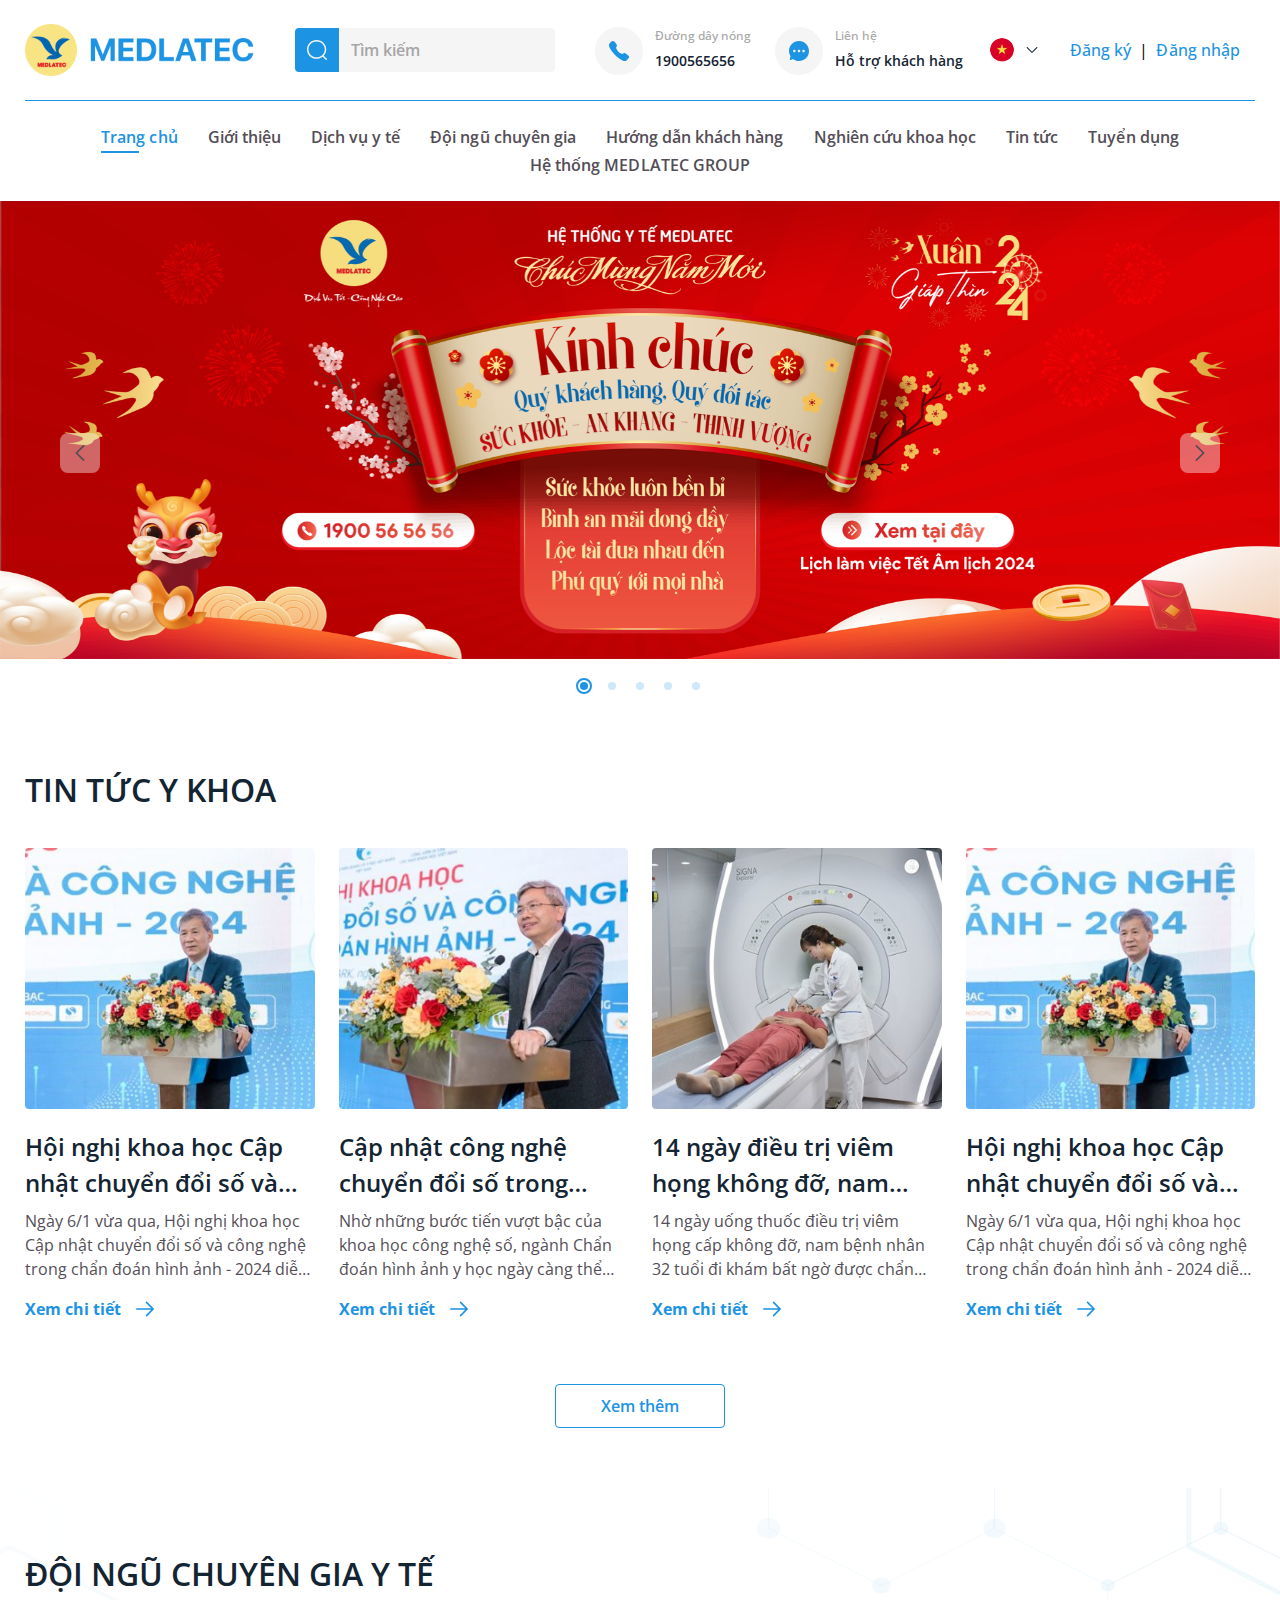
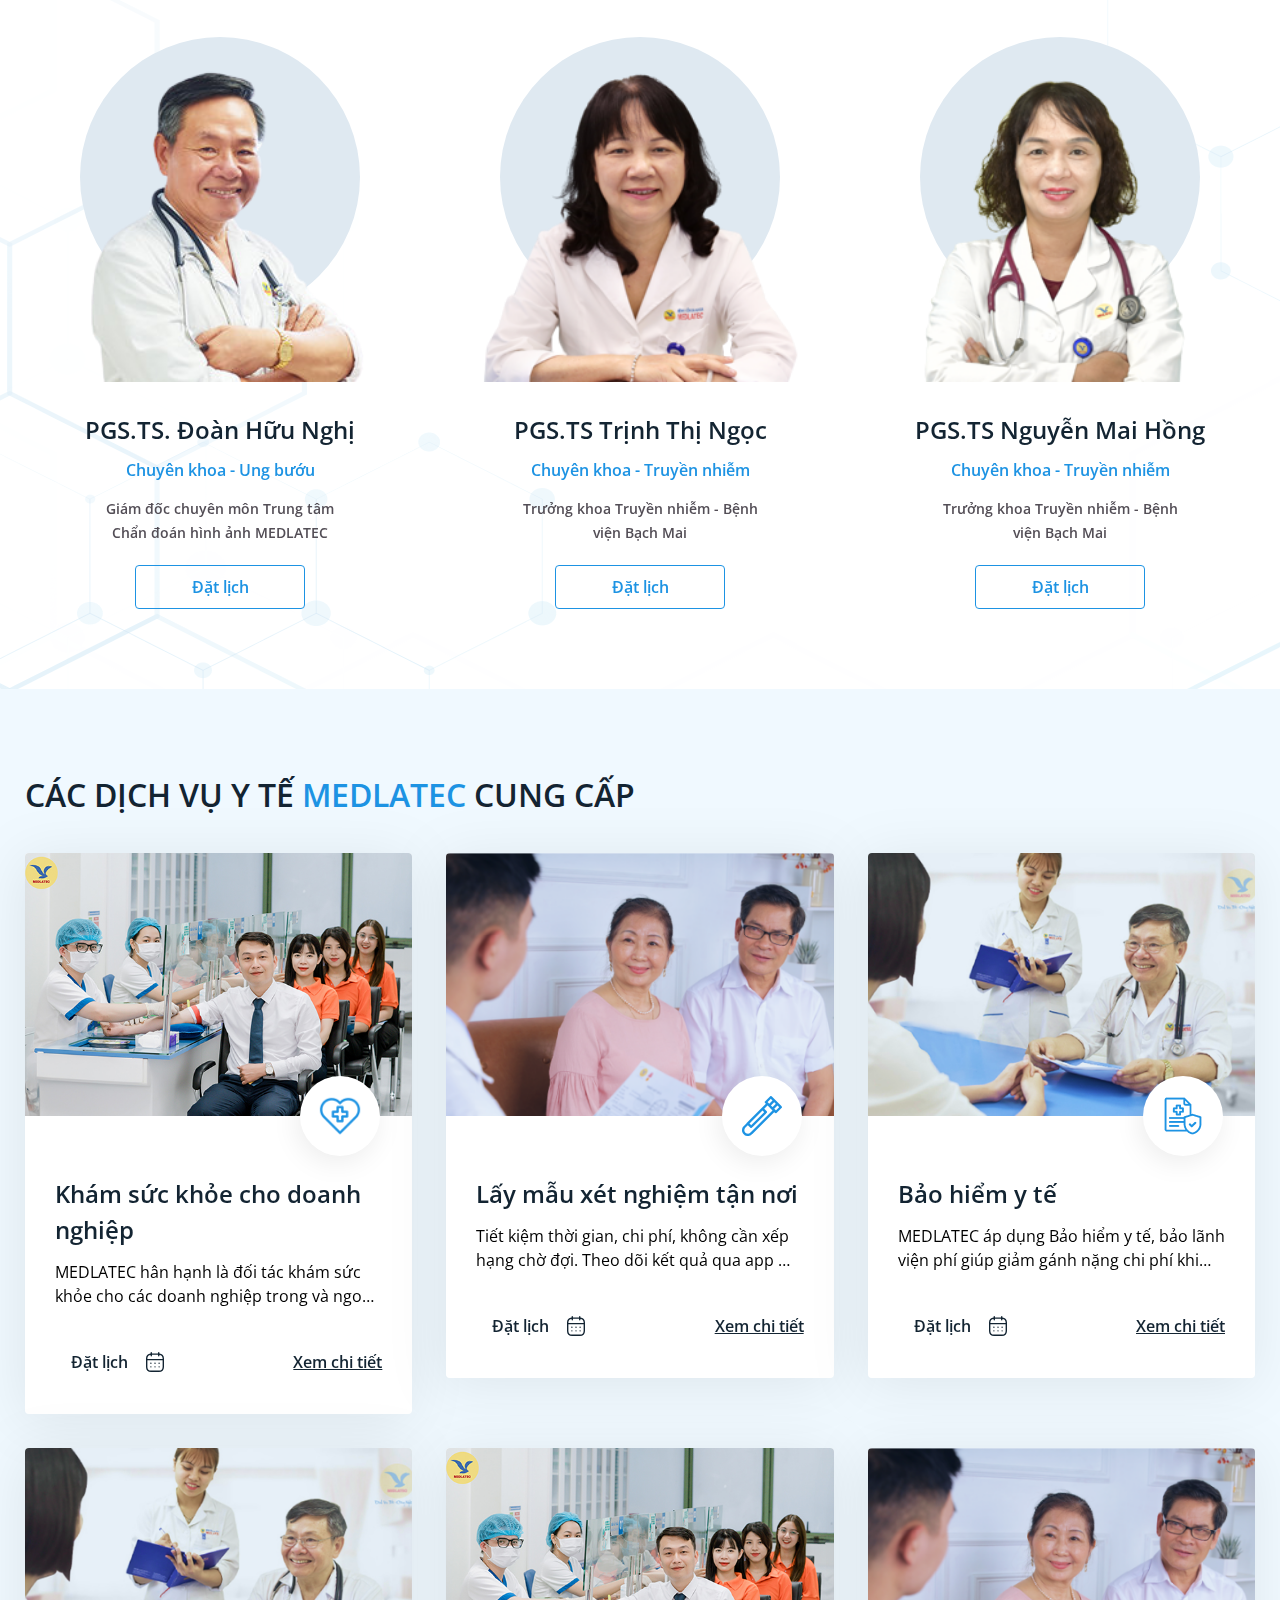
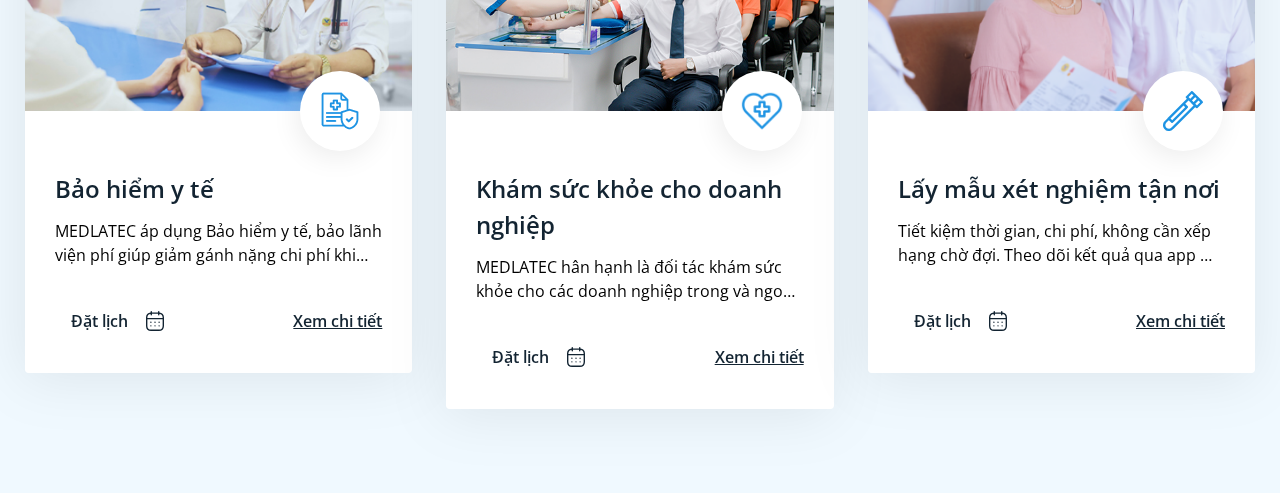
<file: medlatec/home.html>
<!DOCTYPE html>
<html lang="en">
<head>
    <meta charset="UTF-8">
    <meta name="viewport" content="width=device-width, initial-scale=1.0">
    <title>Bệnh viện đa khoa MEDLATEC</title>

    <link rel="stylesheet" href="assets/frontend/css/bootstrap.min.css">
    <link rel="stylesheet" href="assets/frontend/css/font-awesome.min.css">
    <link rel="stylesheet" href="assets/frontend/css/swiper-bundle.min.css">
    <link rel="stylesheet" href="assets/frontend/css/jquery.fancybox.min.css">
    <link rel="stylesheet" href="assets/frontend/css/reset.css">
    <link rel="stylesheet" href="assets/frontend/scss/style.css">
    <link rel="stylesheet" href="assets/frontend/scss/style-mobile.css">
</head>
<body>
    <header id="header" class="site-header">
        <div class="container">
            <div class="middle-header d-flex align-items-center justify-content-between">
                <div class="logo-site-header d-flex align-items-center">
                    <a href="#" class="" title="Trang chủ">
                        <img src="assets/frontend/images/logo-pc.png" alt="" title="" class="d-md-block d-none img-fluid">
                        <img src="assets/frontend/images/logo-mobile.png" alt="" title="" class="d-md-none d-block img-fluid">
                    </a>
                </div>
                <div class="wrapbar-content-header d-flex align-items-center justify-content-end">
                    <div class="search-header">
                        <form action="" class="form-search d-flex align-items-center" method="get">
                            <button type="submit" class="btn-search smooth"><span class="d-none">Search</span></button>
                            <input type="text" name="s" class="all-input input-search" placeholder="Tìm kiếm">
                        </form>
                    </div>
                    <div class="hotline-header">
                        <a href="tel:1900565656" class="hotline" title="1900565656">
                            <span class="lable">Đường dây nóng</span>
                            <span class="num-phone">1900565656</span>
                        </a>
                    </div>
                    <div class="contact-header">
                        <a href="#" class="hotline" title="#">
                            <span class="lable">Liên hệ</span>
                            <span class="num-phone">Hỗ trợ khách hàng</span>
                        </a>
                    </div>
                    <div class="language-header">
                        <div class="dropdown-lang d-flex align-items-center justify-content-center">
                            <img src="assets/frontend/images/vn.png" alt="" title="" class="flag-lang img-fluid">
                            <span class="text-lang">Tiếng Việt</span>
                        </div>
                        <div class="list-lang">
                            <ul>
                                <li>
                                    <a href="/vn" title="Tiếng Việt">
                                        <img src="assets/frontend/images/vn.png" alt="" title="" class="img-fluid">
                                        <span>Tiếng Việt</span>
                                    </a>
                                </li>
                                <li>
                                    <a href="/en" title="Tiếng Anh">
                                        <img src="assets/frontend/images/en.jpg" alt="" title="" class="img-fluid">
                                        <span>Tiếng Anh</span>
                                    </a>
                                </li>
                            </ul>
                        </div>
                    </div>
                    <div class="account-header">
                        <div class="not-login d-flex align-items-center justify-content-center">
                            <a href="#" class="text-link hv-link smooth" title="Đăng ký">Đăng ký</a>
                            <span class="mx-2">|</span>
                            <a href="#" class="text-link hv-link smooth" title="Đăng nhập">Đăng nhập</a>
                        </div>
                    </div>
                </div>
            </div>
            <div class="nav-header">
                <ul>
                    <li class="active-page"><a href="#" title="">Trang chủ</a></li>
                    <li>
                        <a href="#" title="">Giới thiệu</a>
                        <ul>
                            <li><a href="#" title="">Lịch sử hình thành phát triển</a></li>
                            <li><a href="#" title="">Cơ sở vật chất - trang thiết bị</a></li>
                            <li><a href="#" title="">Chứng chỉ - Chứng nhận</a></li>
                        </ul>
                    </li>
                    <li><a href="#" title="">Dịch vụ y tế</a></li>
                    <li><a href="#" title="">Đội ngũ chuyên gia</a></li>
                    <li>
                        <a href="#" title="">Hướng dẫn khách hàng</a>
                        <ul>
                            <li><a href="#" title="">Đặt lịch lấy mẫu tận nơi</a></li>
                            <li><a href="#" title="">Đặt lịch khám bệnh tại cơ sở</a></li>
                            <li><a href="#" title="">Bảng giá dịch vụ chung</a></li>
                            <li><a href="#" title="">Tra cứu kết quả</a></li>
                        </ul>
                    </li>
                    <li><a href="#" title="">Nghiên cứu khoa học</a></li>
                    <li>
                        <a href="#" title="">Tin tức</a>
                        <ul>
                            <li><a href="#" title="">Tin tổng hợp</a></li>
                            <li><a href="#" title="">Tin y khoa</a></li>
                            <li><a href="#" title="">Báo chí nói về chúng tôi</a></li>
                        </ul>
                    </li>
                    <li><a href="#" title="">Tuyển dụng</a></li>
                    <li><a href="#" title="">Hệ thống MEDLATEC GROUP</a></li>
                </ul>
            </div>
        </div>
    </header>

    <section class="slide-banner-home ngt_control_slide swiper">
        <div class="swiper-wrapper">
            <div class="swiper-slide">
                <div class="item-banner">
                    <a href="#" class="img-item-banner" title="">
                        <img src="assets/frontend/images/Tet+1.png" alt="" title="" class="img-fluid">
                    </a>
                </div>
            </div>
            <div class="swiper-slide">
                <div class="item-banner">
                    <a href="#" class="img-item-banner" title="">
                        <img src="assets/frontend/images/banner-1.png" alt="" title="" class="img-fluid">
                    </a>
                </div>
            </div>
            <div class="swiper-slide">
                <div class="item-banner">
                    <a href="#" class="img-item-banner" title="">
                        <img src="assets/frontend/images/banner-2.jpg" alt="" title="" class="img-fluid">
                    </a>
                </div>
            </div>
            <div class="swiper-slide">
                <div class="item-banner">
                    <a href="#" class="img-item-banner" title="">
                        <img src="assets/frontend/images/banner-4.png" alt="" title="" class="img-fluid">
                    </a>
                </div>
            </div>
            <div class="swiper-slide">
                <div class="item-banner">
                    <a href="#" class="img-item-banner" title="">
                        <img src="assets/frontend/images/banner-5.png" alt="" title="" class="img-fluid">
                    </a>
                </div>
            </div>
        </div>
        <div class="swiper-pagination pgt_control_slide"></div>
        <div class="btn_control_slide_prev"><span>Prev</span></div>
        <div class="btn_control_slide_next"><span>Next</span></div>
    </section>

    <section class="section_main section_post_home">
        <div class="container">
            <p class="title_main">TIN TỨC Y KHOA</p>
            <div class="row">
                <div class="col-md-3 col-sm-6">
                    <div class="item-post">
                        <a href="" class="img-post c-img" title="">
                            <img src="assets/frontend/images/_giao-su-tri.jpg" alt="" title="" class="img-fluid">
                        </a>
                        <div class="info-post">
                            <h3><a href="#" class="title-post smooth" title="">Hội nghị khoa học Cập nhật chuyển đổi số và công nghệ tro...</a></h3>
                            <p class="excerpt-post">Ngày 6/1 vừa qua, Hội nghị khoa học Cập nhật chuyển đổi số và công nghệ trong chẩn đoán hình ảnh - 2024 diễn ra thành công tốt đẹp ngoài mong đợi, do Hội Điệ...</p>
                            <p class="action-post"><a href="#" class="text-view-all smooth" title="Xem chi tiết">Xem chi tiết</a></p>
                        </div>
                    </div>
                </div>
                <div class="col-md-3 col-sm-6">
                    <div class="item-post">
                        <a href="" class="img-post c-img" title="">
                            <img src="assets/frontend/images/giao-su-thong-1.jpg" alt="" title="" class="img-fluid">
                        </a>
                        <div class="info-post">
                            <h3><a href="#" class="title-post smooth" title="">Cập nhật công nghệ chuyển đổi số trong Chẩn đoán hình ảnh</a></h3>
                            <p class="excerpt-post">Nhờ những bước tiến vượt bậc của khoa học công nghệ số, ngành Chẩn đoán hình ảnh y học ngày càng thể hiện vai trò “cốt cán” trong quá trình chẩn đoán sớm</p>
                            <p class="action-post"><a href="#" class="text-view-all smooth" title="Xem chi tiết">Xem chi tiết</a></p>
                        </div>
                    </div>
                </div>
                <div class="col-md-3 col-sm-6">
                    <div class="item-post">
                        <a href="" class="img-post c-img" title="">
                            <img src="assets/frontend/images/may-chup-mri.jpg" alt="" title="" class="img-fluid">
                        </a>
                        <div class="info-post">
                            <h3><a href="#" class="title-post smooth" title="">14 ngày điều trị viêm họng không đỡ, nam thanh niên tá hỏa</a></h3>
                            <p class="excerpt-post">14 ngày uống thuốc điều trị viêm họng cấp không đỡ, nam bệnh nhân 32 tuổi đi khám bất ngờ được chẩn đoán mắc bệnh lý viêm cơ tim. May mắn phát hiện chính xác</p>
                            <p class="action-post"><a href="#" class="text-view-all smooth" title="Xem chi tiết">Xem chi tiết</a></p>
                        </div>
                    </div>
                </div>
                <div class="col-md-3 col-sm-6">
                    <div class="item-post">
                        <a href="" class="img-post c-img" title="">
                            <img src="assets/frontend/images/_giao-su-tri.jpg" alt="" title="" class="img-fluid">
                        </a>
                        <div class="info-post">
                            <h3><a href="#" class="title-post smooth" title="">Hội nghị khoa học Cập nhật chuyển đổi số và công nghệ tro...</a></h3>
                            <p class="excerpt-post">Ngày 6/1 vừa qua, Hội nghị khoa học Cập nhật chuyển đổi số và công nghệ trong chẩn đoán hình ảnh - 2024 diễn ra thành công tốt đẹp ngoài mong đợi, do Hội Điệ...</p>
                            <p class="action-post"><a href="#" class="text-view-all smooth" title="Xem chi tiết">Xem chi tiết</a></p>
                        </div>
                    </div>
                </div>
            </div>
            <div class="pt-md-5 pt-sm-4 pt-3 text-center">
                <a href="#" class="btn-view-all smooth" title="Xem thêm">Xem thêm</a>
            </div>
        </div>
    </section>

    <section class="section_main medlatec-team" style="background-image: url('assets/frontend/images/team-bg.png');">
        <div class="container">
            <p class="title_main">ĐỘI NGŨ CHUYÊN GIA Y TẾ</p>
            <div class="slide-post-team swiper">
                <div class="swiper-wrapper">
                    <div class="swiper-slide">
                        <div class="item-post-team text-center">
                            <a href="#" class="img-post-item c-img" title="">
                                <img src="assets/frontend/images/20210311_avt-BS+Nghị.png" alt="" title="" class="img-fluid">
                            </a>
                            <div class="detail-post-team">
                                <h3><a href="#" class="title-post smooth" title="">PGS.TS. Đoàn Hữu Nghị</a></h3>
                                <p class="meta-post">Chuyên khoa - Ung bướu</p>
                                <p class="excerpt-post">Giám đốc chuyên môn Trung tâm Chẩn đoán hình ảnh MEDLATEC</p>
                                <p class="action-post"><a href="#" class="btn-view-all smooth" title="Đặt lịch">Đặt lịch</a></p>
                            </div>
                        </div>
                    </div>
                    <div class="swiper-slide">
                        <div class="item-post-team text-center">
                            <a href="#" class="img-post-item c-img" title="">
                                <img src="assets/frontend/images/20191129_2+(2)-1.png" alt="" title="" class="img-fluid">
                            </a>
                            <div class="detail-post-team">
                                <h3><a href="#" class="title-post smooth" title="">PGS.TS Trịnh Thị Ngọc</a></h3>
                                <p class="meta-post">Chuyên khoa - Truyền nhiễm</p>
                                <p class="excerpt-post">Trưởng khoa Truyền nhiễm - Bệnh viện Bạch Mai</p>
                                <p class="action-post"><a href="#" class="btn-view-all smooth" title="Đặt lịch">Đặt lịch</a></p>
                            </div>
                        </div>
                    </div>
                    <div class="swiper-slide">
                        <div class="item-post-team text-center">
                            <a href="#" class="img-post-item c-img" title="">
                                <img src="assets/frontend/images/20200718_PGS.TS+Nguyễn+Mai+Hồng.png" alt="" title="" class="img-fluid">
                            </a>
                            <div class="detail-post-team">
                                <h3><a href="#" class="title-post smooth" title="">PGS.TS Nguyễn Mai Hồng</a></h3>
                                <p class="meta-post">Chuyên khoa - Truyền nhiễm</p>
                                <p class="excerpt-post">Trưởng khoa Truyền nhiễm - Bệnh viện Bạch Mai</p>
                                <p class="action-post"><a href="#" class="btn-view-all smooth" title="Đặt lịch">Đặt lịch</a></p>
                            </div>
                        </div>
                    </div>
                    <div class="swiper-slide">
                        <div class="item-post-team text-center">
                            <a href="#" class="img-post-item c-img" title="">
                                <img src="assets/frontend/images/pgs-ts-le-chinh-dai.png" alt="" title="" class="img-fluid">
                            </a>
                            <div class="detail-post-team">
                                <h3><a href="#" class="title-post smooth" title="">PGS.TS. Lê Chính Đại</a></h3>
                                <p class="meta-post">Chuyên khoa - Ung bướu</p>
                                <p class="excerpt-post">Chuyên môn Trung tâm Chẩn đoán hình ảnh MEDLATEC</p>
                                <p class="action-post"><a href="#" class="btn-view-all smooth" title="Đặt lịch">Đặt lịch</a></p>
                            </div>
                        </div>
                    </div>
                </div>
            </div>
        </div>
    </section>

    <section class="section_main post-services">
        <div class="container">
            <p class="title_main">CÁC DỊCH VỤ Y TẾ <span style="color: #1D93E3;">MEDLATEC</span> CUNG CẤP</p>
            <div class="row list-service">
                <div class="col-md-4 service">
                    <div class="item-service-post">
                        <a href="#" class="img-service">
                            <div class="c-img">
                                <img src="assets/frontend/images/48-kham-suc-khoe-doanh-nghiep-2.jpg" alt="" title="" class="img-fluid">
                            </div>
                            <div class="icon-service">
                                <img src="assets/frontend/images/service1-icon-1.png" alt="" title="" class="img-fluid">
                            </div>
                        </a>
                        <div class="info-service-post">
                            <h3><a href="#" class="title-service smooth" title=" Khám sức khỏe cho doanh nghiệp "> Khám sức khỏe cho doanh nghiệp </a></h3>
                            <p class="excerpt-service">MEDLATEC hân hạnh là đối tác khám sức khỏe cho các doanh nghiệp trong và ngoài nước</p>
                            <p class="action-service d-flex align-items-center justify-content-between">
                                <a href="#" class="action-book smooth" title="Đặt lịch">Đặt lịch</a>
                                <a href="#" class="action-view smooth" title="Xem chi tiết">Xem chi tiết</a>
                            </p>
                        </div>
                    </div>
                </div>
                <div class="col-md-4 service">
                    <div class="item-service-post">
                        <a href="#" class="img-service">
                            <div class="c-img">
                                <img src="assets/frontend/images/service2.png" alt="" title="" class="img-fluid">
                            </div>
                            <div class="icon-service">
                                <img src="assets/frontend/images/service2-1.png" alt="" title="" class="img-fluid">
                            </div>
                        </a>
                        <div class="info-service-post">
                            <h3><a href="#" class="title-service smooth" title="Lấy mẫu xét nghiệm tận nơi">Lấy mẫu xét nghiệm tận nơi</a></h3>
                            <p class="excerpt-service">Tiết kiệm thời gian, chi phí, không cần xếp hạng chờ đợi. Theo dõi kết quả qua app My Medlatec</p>
                            <p class="action-service d-flex align-items-center justify-content-between">
                                <a href="#" class="action-book smooth" title="Đặt lịch">Đặt lịch</a>
                                <a href="#" class="action-view smooth" title="Xem chi tiết">Xem chi tiết</a>
                            </p>
                        </div>
                    </div>
                </div>
                <div class="col-md-4 service">
                    <div class="item-service-post">
                        <a href="#" class="img-service">
                            <div class="c-img">
                                <img src="assets/frontend/images/service3.png" alt="" title="" class="img-fluid">
                            </div>
                            <div class="icon-service">
                                <img src="assets/frontend/images/service3-icon-3.png" alt="" title="" class="img-fluid">
                            </div>
                        </a>
                        <div class="info-service-post">
                            <h3><a href="#" class="title-service smooth" title=" Bảo hiểm y tế "> Bảo hiểm y tế </a></h3>
                            <p class="excerpt-service">MEDLATEC áp dụng Bảo hiểm y tế, bảo lãnh viện phí giúp giảm gánh nặng chi phí khi khám chữa bệnh </p>
                            <p class="action-service d-flex align-items-center justify-content-between">
                                <a href="#" class="action-book smooth" title="Đặt lịch">Đặt lịch</a>
                                <a href="#" class="action-view smooth" title="Xem chi tiết">Xem chi tiết</a>
                            </p>
                        </div>
                    </div>
                </div>
                <div class="col-md-4 service">
                    <div class="item-service-post">
                        <a href="#" class="img-service">
                            <div class="c-img">
                                <img src="assets/frontend/images/service3.png" alt="" title="" class="img-fluid">
                            </div>
                            <div class="icon-service">
                                <img src="assets/frontend/images/service3-icon-3.png" alt="" title="" class="img-fluid">
                            </div>
                        </a>
                        <div class="info-service-post">
                            <h3><a href="#" class="title-service smooth" title=" Bảo hiểm y tế "> Bảo hiểm y tế </a></h3>
                            <p class="excerpt-service">MEDLATEC áp dụng Bảo hiểm y tế, bảo lãnh viện phí giúp giảm gánh nặng chi phí khi khám chữa bệnh </p>
                            <p class="action-service d-flex align-items-center justify-content-between">
                                <a href="#" class="action-book smooth" title="Đặt lịch">Đặt lịch</a>
                                <a href="#" class="action-view smooth" title="Xem chi tiết">Xem chi tiết</a>
                            </p>
                        </div>
                    </div>
                </div>
                <div class="col-md-4 service">
                    <div class="item-service-post">
                        <a href="#" class="img-service">
                            <div class="c-img">
                                <img src="assets/frontend/images/48-kham-suc-khoe-doanh-nghiep-2.jpg" alt="" title="" class="img-fluid">
                            </div>
                            <div class="icon-service">
                                <img src="assets/frontend/images/service1-icon-1.png" alt="" title="" class="img-fluid">
                            </div>
                        </a>
                        <div class="info-service-post">
                            <h3><a href="#" class="title-service smooth" title=" Khám sức khỏe cho doanh nghiệp "> Khám sức khỏe cho doanh nghiệp </a></h3>
                            <p class="excerpt-service">MEDLATEC hân hạnh là đối tác khám sức khỏe cho các doanh nghiệp trong và ngoài nước</p>
                            <p class="action-service d-flex align-items-center justify-content-between">
                                <a href="#" class="action-book smooth" title="Đặt lịch">Đặt lịch</a>
                                <a href="#" class="action-view smooth" title="Xem chi tiết">Xem chi tiết</a>
                            </p>
                        </div>
                    </div>
                </div>
                <div class="col-md-4 service">
                    <div class="item-service-post">
                        <a href="#" class="img-service">
                            <div class="c-img">
                                <img src="assets/frontend/images/service2.png" alt="" title="" class="img-fluid">
                            </div>
                            <div class="icon-service">
                                <img src="assets/frontend/images/service2-1.png" alt="" title="" class="img-fluid">
                            </div>
                        </a>
                        <div class="info-service-post">
                            <h3><a href="#" class="title-service smooth" title="Lấy mẫu xét nghiệm tận nơi">Lấy mẫu xét nghiệm tận nơi</a></h3>
                            <p class="excerpt-service">Tiết kiệm thời gian, chi phí, không cần xếp hạng chờ đợi. Theo dõi kết quả qua app My Medlatec</p>
                            <p class="action-service d-flex align-items-center justify-content-between">
                                <a href="#" class="action-book smooth" title="Đặt lịch">Đặt lịch</a>
                                <a href="#" class="action-view smooth" title="Xem chi tiết">Xem chi tiết</a>
                            </p>
                        </div>
                    </div>
                </div>

            </div>
        </div>
    </section>

    <script defer src="assets/frontend/js/jquery-3.4.0.min.js"></script>
    <script defer src="assets/frontend/js/bootstrap.min.js"></script>
    <script defer src="assets/frontend/js/swiper-bundle.min.js"></script>
    <script defer src="assets/frontend/js/jquery.fancybox.min.js"></script>
    <script defer src="assets/frontend/js/script-slide.js"></script>
    <script defer src="assets/frontend/js/script.js"></script>
</body>
</html>
</file>
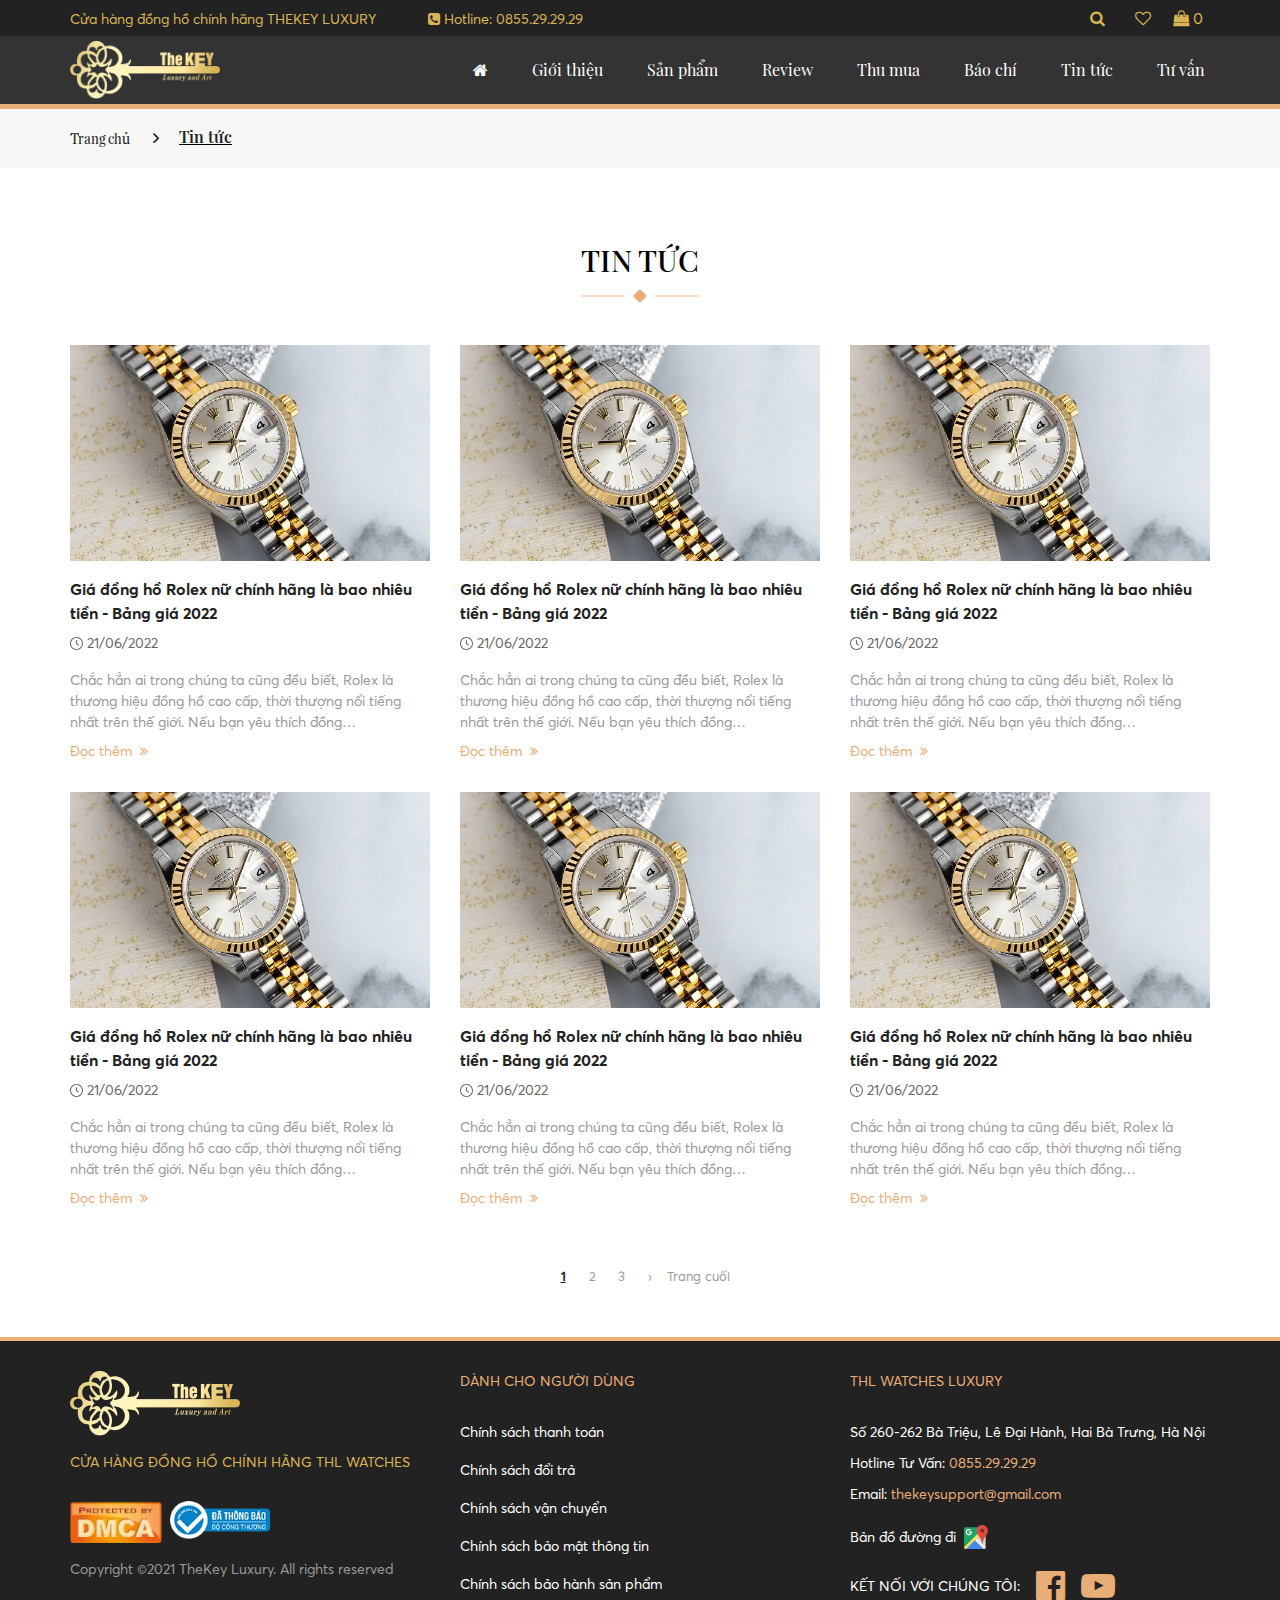
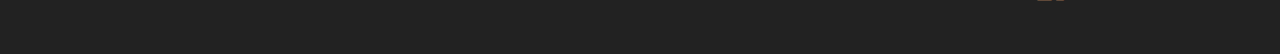
<file: thekey/news.html>
<!DOCTYPE html>
<html lang="en">
<head>
    <meta charset="UTF-8">
    <meta name="viewport" content="width=device-width, initial-scale=1.0">
    <title>Đồng hồ THL Watches</title>

    <link rel="stylesheet" href="assets/frontend/css/bootstrap.min.css">
    <link rel="stylesheet" href="assets/frontend/css/font-awesome.min.css">
    <link rel="stylesheet" href="assets/frontend/css/swiper-bundle.min.css">
    <link rel="stylesheet" href="assets/frontend/css/jquery.fancybox.min.css">
    <link rel="stylesheet" href="assets/frontend/css/reset.css">
    <link rel="stylesheet" href="assets/frontend/scss/style.css">
    <link rel="stylesheet" href="assets/frontend/scss/style-mobile.css">
</head>
<body class="not-home">
<header class="fixed">
    <div class="header-top">
        <div class="container">
            <div class="row">
                <div class="col-md-7">
                    <span class="slogan-hd mr-5">Cửa hàng đồng hồ chính hãng THEKEY LUXURY</span>
                    <a href="#" class="hv-link smooth" title="Hotline: 0855.29.29.29"><i class="fa fa-phone-square" aria-hidden="true"></i> Hotline: 0855.29.29.29</a>
                </div>
                <div class="col-md-5 d-flex align-items-center justify-content-end">
                    <div class="search-top text-center">
                        <i class="fa fa-search" aria-hidden="true"></i>
                    </div>
                    <div class="heart-top text-center">
                        <i class="fa fa-heart-o" aria-hidden="true"></i>
                    </div>
                    <div class="cart-top text-center">
                        <div class="cart-mini">
                            <a href="#" title="Giỏ hàng">
                                <i class="fa fa-shopping-bag" aria-hidden="true"></i>
                            </a>
                            <span>0</span>
                        </div>
                    </div>
                </div>
            </div>
        </div>
    </div>
    <div class="header-middle">
        <div class="container">
            <div class="row">
                <div class="col-md-2 d-flex align-items-center">
                    <a href="#" class="hd-logo" title="LOGO">
                        <img src="assets/frontend/images/logo-1.png" alt="" title="" class="img-fluid">
                    </a>
                </div>
                <div class="col-md-10">
                    <div class="main-menu d-flex align-items-center justify-content-end">
                        <ul>
                            <li><a href="#"><i class="fa fa-home" aria-hidden="true"></i></a></li>
                            <li><a href="#">Giới thiệu</a></li>
                            <li><a href="#">Sản phẩm</a></li>
                            <li><a href="#">Review</a></li>
                            <li><a href="#">Thu mua</a></li>
                            <li><a href="#">Báo chí</a></li>
                            <li><a href="#">Tin tức</a></li>
                            <li><a href="#">Tư vấn</a></li>
                        </ul>
                    </div>
                </div>
            </div>
        </div>
    </div>
</header>

<div class="wrapper_breacrumb">
    <div class="container">
        <ul class="breadcrumb" itemscope="" itemtype="http://schema.org/BreadcrumbList">
            <li itemprop="itemListElement" itemscope="" itemtype="http://schema.org/ListItem">
                <a itemprop="item" href="#">
                    <span itemprop="name">Trang chủ</span>
                </a>
                <meta itemprop="position" content="1">
            </li>
            <li itemprop="itemListElement" itemscope="" itemtype="http://schema.org/ListItem">
                <a itemprop="item" href="#">
                    <span itemprop="name">Tin tức</span>
                </a>
                <meta itemprop="position" content="2">
            </li>
        </ul>
    </div>
</div>

<section class="section_all section_page_new">
    <div class="container">
        <div class="title_all text-center">
            <h1 class="text-title after-title">TIN TỨC</h1>
        </div>
        <div class="row mb-lg-4 mb-3 list-news">
            <div class="col-md-4">
                <div class="item-new-big">
                    <a href="#" class="img-new c-img" title="">
                        <img src="assets/frontend/images/gia-dong-ho-rolex-nu-chinh-hang-la-bao-nhieu-2.jpg" alt="" title="" class="img-fluid">
                    </a>
                    <h3><a href="" class="title-new smooth d-block mt-3">Giá đồng hồ Rolex nữ chính hãng là bao nhiêu tiền - Bảng giá 2022</a></h3>
                    <p class="date d-flex align-items-center mt-2">
                        <svg xmlns="http://www.w3.org/2000/svg" xmlns:xlink="http://www.w3.org/1999/xlink" version="1.1" id="Capa_1" x="0px" y="0px" viewBox="0 0 512 512" style="enable-background:new 0 0 512 512;" xml:space="preserve"><g> <g> <path d="M347.216,301.211l-71.387-53.54V138.609c0-10.966-8.864-19.83-19.83-19.83c-10.966,0-19.83,8.864-19.83,19.83v118.978 c0,6.246,2.935,12.136,7.932,15.864l79.318,59.489c3.569,2.677,7.734,3.966,11.878,3.966c6.048,0,11.997-2.717,15.884-7.952 C357.766,320.208,355.981,307.775,347.216,301.211z"></path> </g></g><g> <g> <path d="M256,0C114.833,0,0,114.833,0,256s114.833,256,256,256s256-114.833,256-256S397.167,0,256,0z M256,472.341 c-119.275,0-216.341-97.066-216.341-216.341S136.725,39.659,256,39.659c119.295,0,216.341,97.066,216.341,216.341 S375.275,472.341,256,472.341z"></path> </g></g><g></g><g></g><g></g><g></g><g></g><g></g><g></g><g></g><g></g><g></g><g></g><g></g><g></g><g></g><g></g></svg>
                        <span class="ml-1">21/06/2022</span>
                    </p>
                    <p class="short mt-3">Chắc hẳn ai trong chúng ta cũng đều biết, Rolex là thương hiệu đồng hồ cao cấp, thời thượng nổi tiếng nhất trên thế giới. Nếu bạn yêu thích đồng…</p>
                    <a href="#" class="link-readmore smooth mt-2 d-inline-block" title="Đọc thêm">Đọc thêm <i class="fa fa-angle-double-right ml-1" aria-hidden="true"></i></a>
                </div>
            </div>
            <div class="col-md-4">
                <div class="item-new-big">
                    <a href="#" class="img-new c-img" title="">
                        <img src="assets/frontend/images/gia-dong-ho-rolex-nu-chinh-hang-la-bao-nhieu-2.jpg" alt="" title="" class="img-fluid">
                    </a>
                    <h3><a href="" class="title-new smooth d-block mt-3">Giá đồng hồ Rolex nữ chính hãng là bao nhiêu tiền - Bảng giá 2022</a></h3>
                    <p class="date d-flex align-items-center mt-2">
                        <svg xmlns="http://www.w3.org/2000/svg" xmlns:xlink="http://www.w3.org/1999/xlink" version="1.1" id="Capa_1" x="0px" y="0px" viewBox="0 0 512 512" style="enable-background:new 0 0 512 512;" xml:space="preserve"><g> <g> <path d="M347.216,301.211l-71.387-53.54V138.609c0-10.966-8.864-19.83-19.83-19.83c-10.966,0-19.83,8.864-19.83,19.83v118.978 c0,6.246,2.935,12.136,7.932,15.864l79.318,59.489c3.569,2.677,7.734,3.966,11.878,3.966c6.048,0,11.997-2.717,15.884-7.952 C357.766,320.208,355.981,307.775,347.216,301.211z"></path> </g></g><g> <g> <path d="M256,0C114.833,0,0,114.833,0,256s114.833,256,256,256s256-114.833,256-256S397.167,0,256,0z M256,472.341 c-119.275,0-216.341-97.066-216.341-216.341S136.725,39.659,256,39.659c119.295,0,216.341,97.066,216.341,216.341 S375.275,472.341,256,472.341z"></path> </g></g><g></g><g></g><g></g><g></g><g></g><g></g><g></g><g></g><g></g><g></g><g></g><g></g><g></g><g></g><g></g></svg>
                        <span class="ml-1">21/06/2022</span>
                    </p>
                    <p class="short mt-3">Chắc hẳn ai trong chúng ta cũng đều biết, Rolex là thương hiệu đồng hồ cao cấp, thời thượng nổi tiếng nhất trên thế giới. Nếu bạn yêu thích đồng…</p>
                    <a href="#" class="link-readmore smooth mt-2 d-inline-block" title="Đọc thêm">Đọc thêm <i class="fa fa-angle-double-right ml-1" aria-hidden="true"></i></a>
                </div>
            </div>
            <div class="col-md-4">
                <div class="item-new-big">
                    <a href="#" class="img-new c-img" title="">
                        <img src="assets/frontend/images/gia-dong-ho-rolex-nu-chinh-hang-la-bao-nhieu-2.jpg" alt="" title="" class="img-fluid">
                    </a>
                    <h3><a href="" class="title-new smooth d-block mt-3">Giá đồng hồ Rolex nữ chính hãng là bao nhiêu tiền - Bảng giá 2022</a></h3>
                    <p class="date d-flex align-items-center mt-2">
                        <svg xmlns="http://www.w3.org/2000/svg" xmlns:xlink="http://www.w3.org/1999/xlink" version="1.1" id="Capa_1" x="0px" y="0px" viewBox="0 0 512 512" style="enable-background:new 0 0 512 512;" xml:space="preserve"><g> <g> <path d="M347.216,301.211l-71.387-53.54V138.609c0-10.966-8.864-19.83-19.83-19.83c-10.966,0-19.83,8.864-19.83,19.83v118.978 c0,6.246,2.935,12.136,7.932,15.864l79.318,59.489c3.569,2.677,7.734,3.966,11.878,3.966c6.048,0,11.997-2.717,15.884-7.952 C357.766,320.208,355.981,307.775,347.216,301.211z"></path> </g></g><g> <g> <path d="M256,0C114.833,0,0,114.833,0,256s114.833,256,256,256s256-114.833,256-256S397.167,0,256,0z M256,472.341 c-119.275,0-216.341-97.066-216.341-216.341S136.725,39.659,256,39.659c119.295,0,216.341,97.066,216.341,216.341 S375.275,472.341,256,472.341z"></path> </g></g><g></g><g></g><g></g><g></g><g></g><g></g><g></g><g></g><g></g><g></g><g></g><g></g><g></g><g></g><g></g></svg>
                        <span class="ml-1">21/06/2022</span>
                    </p>
                    <p class="short mt-3">Chắc hẳn ai trong chúng ta cũng đều biết, Rolex là thương hiệu đồng hồ cao cấp, thời thượng nổi tiếng nhất trên thế giới. Nếu bạn yêu thích đồng…</p>
                    <a href="#" class="link-readmore smooth mt-2 d-inline-block" title="Đọc thêm">Đọc thêm <i class="fa fa-angle-double-right ml-1" aria-hidden="true"></i></a>
                </div>
            </div>
            <div class="col-md-4">
                <div class="item-new-big">
                    <a href="#" class="img-new c-img" title="">
                        <img src="assets/frontend/images/gia-dong-ho-rolex-nu-chinh-hang-la-bao-nhieu-2.jpg" alt="" title="" class="img-fluid">
                    </a>
                    <h3><a href="" class="title-new smooth d-block mt-3">Giá đồng hồ Rolex nữ chính hãng là bao nhiêu tiền - Bảng giá 2022</a></h3>
                    <p class="date d-flex align-items-center mt-2">
                        <svg xmlns="http://www.w3.org/2000/svg" xmlns:xlink="http://www.w3.org/1999/xlink" version="1.1" id="Capa_1" x="0px" y="0px" viewBox="0 0 512 512" style="enable-background:new 0 0 512 512;" xml:space="preserve"><g> <g> <path d="M347.216,301.211l-71.387-53.54V138.609c0-10.966-8.864-19.83-19.83-19.83c-10.966,0-19.83,8.864-19.83,19.83v118.978 c0,6.246,2.935,12.136,7.932,15.864l79.318,59.489c3.569,2.677,7.734,3.966,11.878,3.966c6.048,0,11.997-2.717,15.884-7.952 C357.766,320.208,355.981,307.775,347.216,301.211z"></path> </g></g><g> <g> <path d="M256,0C114.833,0,0,114.833,0,256s114.833,256,256,256s256-114.833,256-256S397.167,0,256,0z M256,472.341 c-119.275,0-216.341-97.066-216.341-216.341S136.725,39.659,256,39.659c119.295,0,216.341,97.066,216.341,216.341 S375.275,472.341,256,472.341z"></path> </g></g><g></g><g></g><g></g><g></g><g></g><g></g><g></g><g></g><g></g><g></g><g></g><g></g><g></g><g></g><g></g></svg>
                        <span class="ml-1">21/06/2022</span>
                    </p>
                    <p class="short mt-3">Chắc hẳn ai trong chúng ta cũng đều biết, Rolex là thương hiệu đồng hồ cao cấp, thời thượng nổi tiếng nhất trên thế giới. Nếu bạn yêu thích đồng…</p>
                    <a href="#" class="link-readmore smooth mt-2 d-inline-block" title="Đọc thêm">Đọc thêm <i class="fa fa-angle-double-right ml-1" aria-hidden="true"></i></a>
                </div>
            </div>
            <div class="col-md-4">
                <div class="item-new-big">
                    <a href="#" class="img-new c-img" title="">
                        <img src="assets/frontend/images/gia-dong-ho-rolex-nu-chinh-hang-la-bao-nhieu-2.jpg" alt="" title="" class="img-fluid">
                    </a>
                    <h3><a href="" class="title-new smooth d-block mt-3">Giá đồng hồ Rolex nữ chính hãng là bao nhiêu tiền - Bảng giá 2022</a></h3>
                    <p class="date d-flex align-items-center mt-2">
                        <svg xmlns="http://www.w3.org/2000/svg" xmlns:xlink="http://www.w3.org/1999/xlink" version="1.1" id="Capa_1" x="0px" y="0px" viewBox="0 0 512 512" style="enable-background:new 0 0 512 512;" xml:space="preserve"><g> <g> <path d="M347.216,301.211l-71.387-53.54V138.609c0-10.966-8.864-19.83-19.83-19.83c-10.966,0-19.83,8.864-19.83,19.83v118.978 c0,6.246,2.935,12.136,7.932,15.864l79.318,59.489c3.569,2.677,7.734,3.966,11.878,3.966c6.048,0,11.997-2.717,15.884-7.952 C357.766,320.208,355.981,307.775,347.216,301.211z"></path> </g></g><g> <g> <path d="M256,0C114.833,0,0,114.833,0,256s114.833,256,256,256s256-114.833,256-256S397.167,0,256,0z M256,472.341 c-119.275,0-216.341-97.066-216.341-216.341S136.725,39.659,256,39.659c119.295,0,216.341,97.066,216.341,216.341 S375.275,472.341,256,472.341z"></path> </g></g><g></g><g></g><g></g><g></g><g></g><g></g><g></g><g></g><g></g><g></g><g></g><g></g><g></g><g></g><g></g></svg>
                        <span class="ml-1">21/06/2022</span>
                    </p>
                    <p class="short mt-3">Chắc hẳn ai trong chúng ta cũng đều biết, Rolex là thương hiệu đồng hồ cao cấp, thời thượng nổi tiếng nhất trên thế giới. Nếu bạn yêu thích đồng…</p>
                    <a href="#" class="link-readmore smooth mt-2 d-inline-block" title="Đọc thêm">Đọc thêm <i class="fa fa-angle-double-right ml-1" aria-hidden="true"></i></a>
                </div>
            </div>
            <div class="col-md-4">
                <div class="item-new-big">
                    <a href="#" class="img-new c-img" title="">
                        <img src="assets/frontend/images/gia-dong-ho-rolex-nu-chinh-hang-la-bao-nhieu-2.jpg" alt="" title="" class="img-fluid">
                    </a>
                    <h3><a href="" class="title-new smooth d-block mt-3">Giá đồng hồ Rolex nữ chính hãng là bao nhiêu tiền - Bảng giá 2022</a></h3>
                    <p class="date d-flex align-items-center mt-2">
                        <svg xmlns="http://www.w3.org/2000/svg" xmlns:xlink="http://www.w3.org/1999/xlink" version="1.1" id="Capa_1" x="0px" y="0px" viewBox="0 0 512 512" style="enable-background:new 0 0 512 512;" xml:space="preserve"><g> <g> <path d="M347.216,301.211l-71.387-53.54V138.609c0-10.966-8.864-19.83-19.83-19.83c-10.966,0-19.83,8.864-19.83,19.83v118.978 c0,6.246,2.935,12.136,7.932,15.864l79.318,59.489c3.569,2.677,7.734,3.966,11.878,3.966c6.048,0,11.997-2.717,15.884-7.952 C357.766,320.208,355.981,307.775,347.216,301.211z"></path> </g></g><g> <g> <path d="M256,0C114.833,0,0,114.833,0,256s114.833,256,256,256s256-114.833,256-256S397.167,0,256,0z M256,472.341 c-119.275,0-216.341-97.066-216.341-216.341S136.725,39.659,256,39.659c119.295,0,216.341,97.066,216.341,216.341 S375.275,472.341,256,472.341z"></path> </g></g><g></g><g></g><g></g><g></g><g></g><g></g><g></g><g></g><g></g><g></g><g></g><g></g><g></g><g></g><g></g></svg>
                        <span class="ml-1">21/06/2022</span>
                    </p>
                    <p class="short mt-3">Chắc hẳn ai trong chúng ta cũng đều biết, Rolex là thương hiệu đồng hồ cao cấp, thời thượng nổi tiếng nhất trên thế giới. Nếu bạn yêu thích đồng…</p>
                    <a href="#" class="link-readmore smooth mt-2 d-inline-block" title="Đọc thêm">Đọc thêm <i class="fa fa-angle-double-right ml-1" aria-hidden="true"></i></a>
                </div>
            </div>
        </div>

        <div class="pagination_all text-center">
            <strong>1</strong>
            <a href="#" data-ci-pagination-page="2">2</a>
            <a href="https://thekeyluxury.vn/san-pham/48" data-ci-pagination-page="3">3</a>
            <a href="https://thekeyluxury.vn/san-pham/24" data-ci-pagination-page="2" rel="next">›</a>
            <a href="https://thekeyluxury.vn/san-pham/1440" data-ci-pagination-page="61">Trang cuối</a>
        </div>
    </div>
</section>

<footer>
    <div class="container">
        <div class="row">
            <div class="col-lg-4">
                <a href="" class="img-logo">
                    <img src="assets/frontend/images/logo-1.png" alt="" title="" class="img-fluid">
                </a>
                <p class="slogan-web mt-3">CỬA HÀNG ĐỒNG HỒ CHÍNH HÃNG THL WATCHES</p>
                <div class="list__cefti d-flex mt-lg-4 pt-lg-1 mt-2">
                    <a href="#" title="DMCA" class="img d-block mr-2" rel="nofollow">
                        <img src="assets/frontend/images/dmca.png" alt="" title="" class="img-fluid">
                    </a>
                    <a href="#" title="DMCA" class="img d-block" rel="nofollow">
                        <img src="assets/frontend/images/bo-cong-thuong.png" alt="" title="" class="img-fluid">
                    </a>
                </div>
                <p class="copy__right mt-3">Copyright ©2021 TheKey Luxury. All rights reserved</p>
            </div>
            <div class="col-lg-4">
                <P class="title-footer">DÀNH CHO NGƯỜI DÙNG</P>
                <div class="menu-footer">
                    <ul>
                        <li><a href=""> Chính sách thanh toán </a></li>
                        <li><a href=""> Chính sách đổi trả </a></li>
                        <li><a href=""> Chính sách vận chuyển </a></li>
                        <li><a href=""> Chính sách bảo mật thông tin </a></li>
                        <li><a href=""> Chính sách bảo hành sản phẩm </a></li>
                    </ul>
                </div>
            </div>
            <div class="col-lg-4">
                <P class="title-footer">THL WATCHES LUXURY</P>
                <div class="s-content">
                    <p>Số 260-262 Bà Triệu, Lê Đại Hành, Hai Bà Trưng, Hà Nội</p>
                    <p>Hotline Tư Vấn: <a href="#">0855.29.29.29</a></p>
                    <p>Email: <a href="#">thekeysupport@gmail.com</a></p>
                    <p class="d-flex align-items-center link-map"><span class="mr-2">Bản đồ đường đi</span> <a href="#"><img src="assets/frontend/images/icon-map.png" alt="" title="" class="icon-map img-fluid" width="24" height="24"></a></p>
                    <p class="link_social d-flex align-items-center">
                        <span class="mr-3">KẾT NỐI VỚI CHÚNG TÔI:</span>
                        <a href="#" class="mr-3"><i class="icon-social fa fa-facebook-official" aria-hidden="true"></i></a>
                        <a href="#"><i class="icon-social fa fa-youtube-play" aria-hidden="true"></i></a>
                    </p>
                </div>
            </div>
        </div>
    </div>
</footer>

<script defer src="assets/frontend/js/jquery-3.4.0.min.js"></script>
<script defer src="assets/frontend/js/bootstrap.min.js"></script>
<script defer src="assets/frontend/js/swiper-bundle.min.js"></script>
<script defer src="assets/frontend/js/jquery.fancybox.min.js"></script>
<script defer src="assets/frontend/js/script-slide.js"></script>
<script defer src="assets/frontend/js/script.js"></script>
</body>
</html>
</file>
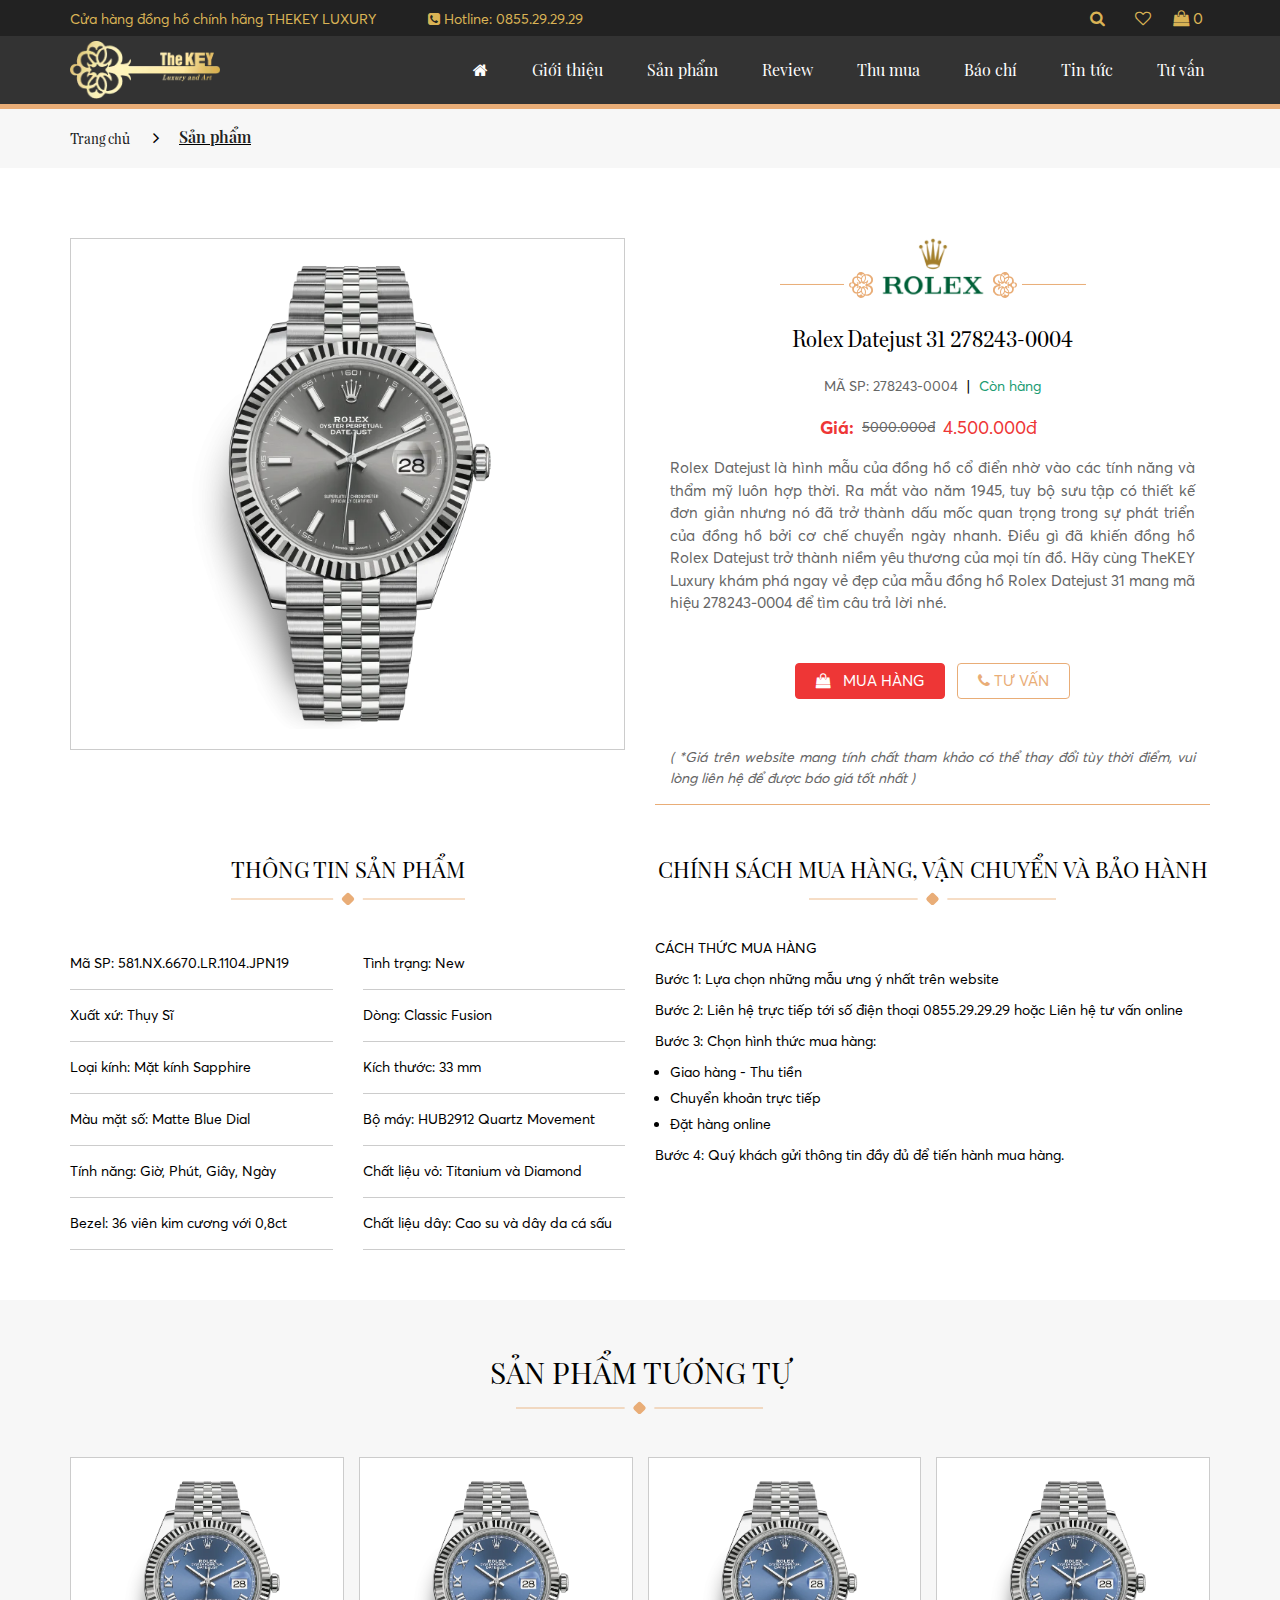
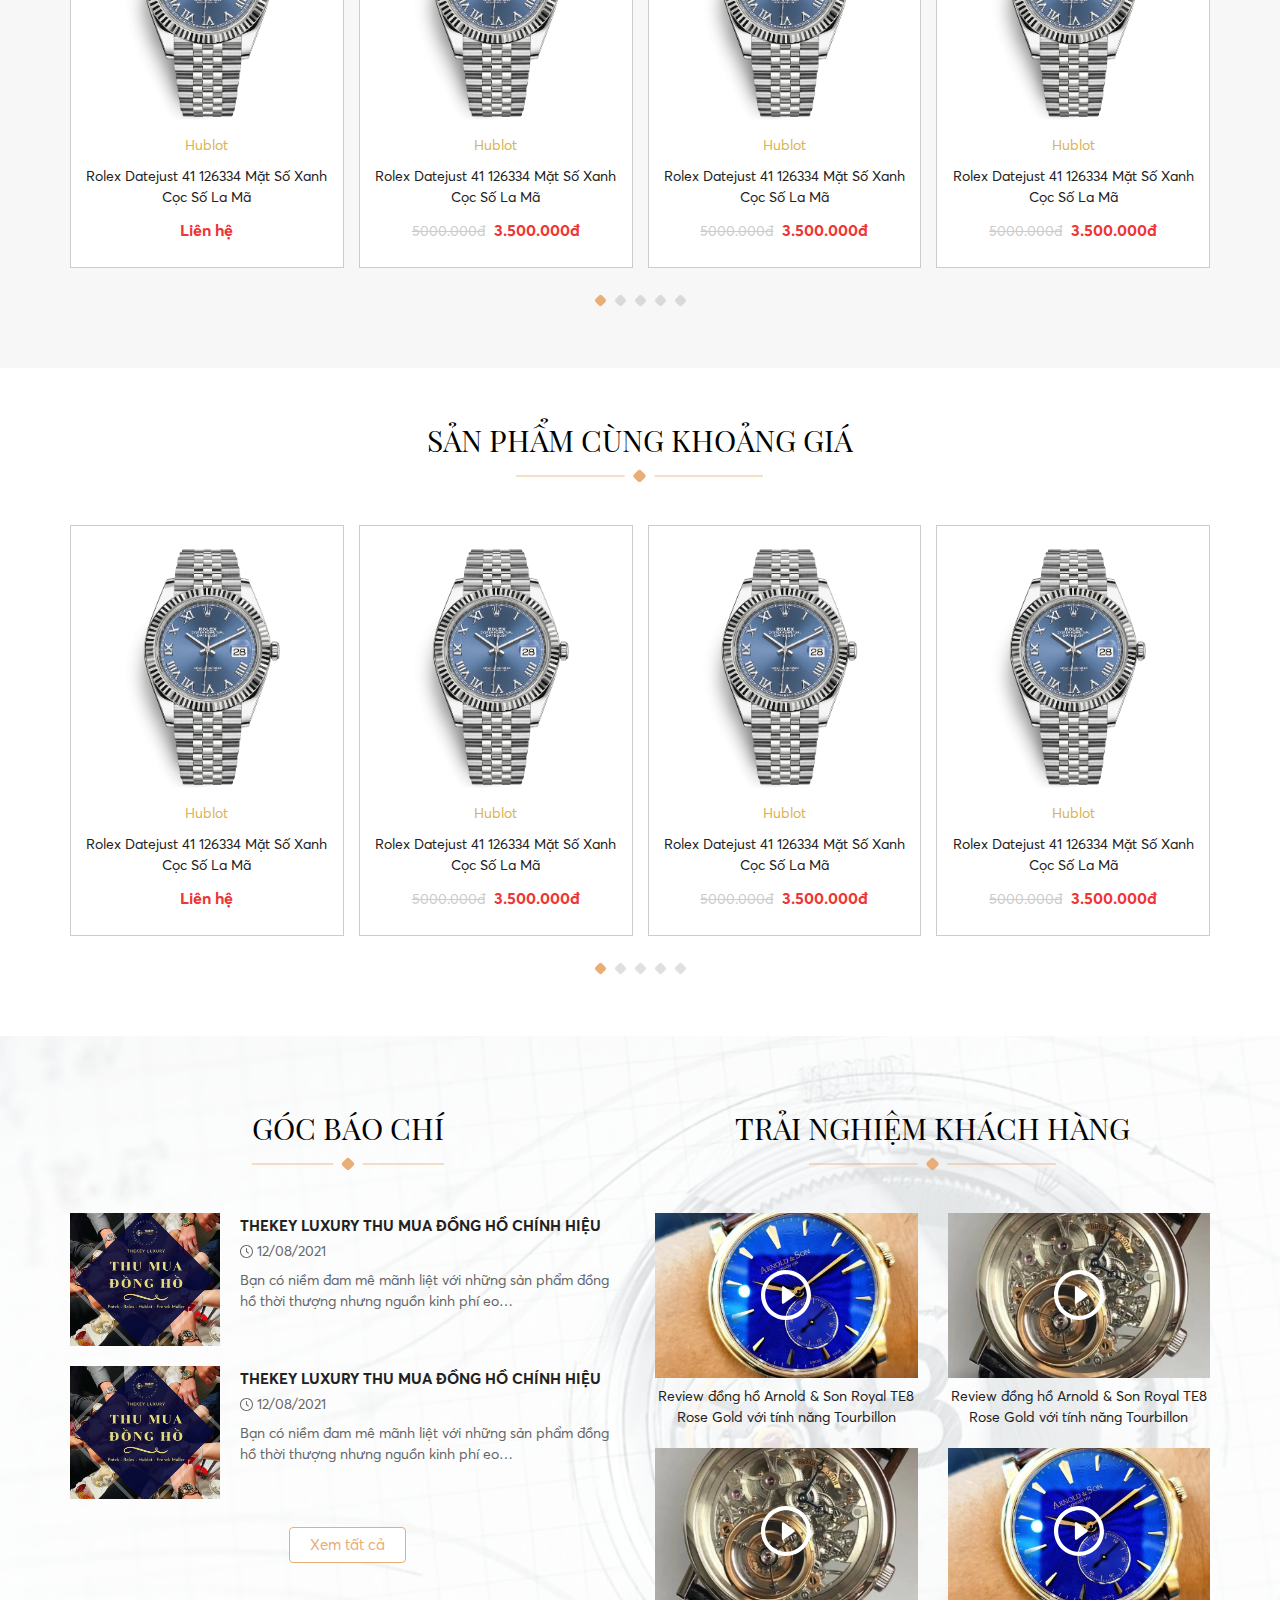
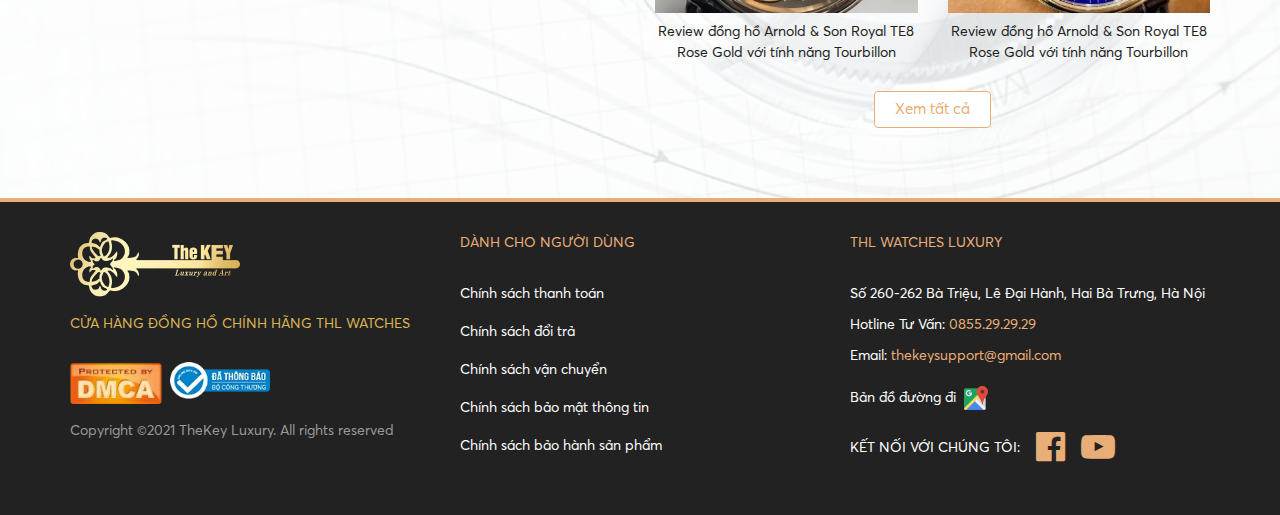
<file: thekey/product-detail.html>
<!DOCTYPE html>
<html lang="en">
<head>
    <meta charset="UTF-8">
    <meta name="viewport" content="width=device-width, initial-scale=1.0">
    <title>Đồng hồ THL Watches</title>

    <link rel="stylesheet" href="assets/frontend/css/bootstrap.min.css">
    <link rel="stylesheet" href="assets/frontend/css/font-awesome.min.css">
    <link rel="stylesheet" href="assets/frontend/css/swiper-bundle.min.css">
    <link rel="stylesheet" href="assets/frontend/css/jquery.fancybox.min.css">
    <link rel="stylesheet" href="assets/frontend/css/slimselect.css">
    <link rel="stylesheet" href="assets/frontend/css/reset.css">
    <link rel="stylesheet" href="assets/frontend/scss/style.css">
    <link rel="stylesheet" href="assets/frontend/scss/style-mobile.css">
</head>
<body class="not-home">
<header class="fixed">
    <div class="header-top">
        <div class="container">
            <div class="row">
                <div class="col-md-7">
                    <span class="slogan-hd mr-5">Cửa hàng đồng hồ chính hãng THEKEY LUXURY</span>
                    <a href="#" class="hv-link smooth" title="Hotline: 0855.29.29.29"><i class="fa fa-phone-square" aria-hidden="true"></i> Hotline: 0855.29.29.29</a>
                </div>
                <div class="col-md-5 d-flex align-items-center justify-content-end">
                    <div class="search-top text-center">
                        <i class="fa fa-search" aria-hidden="true"></i>
                    </div>
                    <div class="heart-top text-center">
                        <i class="fa fa-heart-o" aria-hidden="true"></i>
                    </div>
                    <div class="cart-top text-center">
                        <div class="cart-mini">
                            <a href="#" title="Giỏ hàng">
                                <i class="fa fa-shopping-bag" aria-hidden="true"></i>
                            </a>
                            <span>0</span>
                        </div>
                    </div>
                </div>
            </div>
        </div>
    </div>
    <div class="header-middle">
        <div class="container">
            <div class="row">
                <div class="col-md-2 d-flex align-items-center">
                    <a href="#" class="hd-logo" title="LOGO">
                        <img src="assets/frontend/images/logo-1.png" alt="" title="" class="img-fluid">
                    </a>
                </div>
                <div class="col-md-10">
                    <div class="main-menu d-flex align-items-center justify-content-end">
                        <ul>
                            <li><a href="#"><i class="fa fa-home" aria-hidden="true"></i></a></li>
                            <li><a href="#">Giới thiệu</a></li>
                            <li><a href="#">Sản phẩm</a></li>
                            <li><a href="#">Review</a></li>
                            <li><a href="#">Thu mua</a></li>
                            <li><a href="#">Báo chí</a></li>
                            <li><a href="#">Tin tức</a></li>
                            <li><a href="#">Tư vấn</a></li>
                        </ul>
                    </div>
                </div>
            </div>
        </div>
    </div>
</header>

<div class="wrapper_breacrumb">
    <div class="container">
        <ul class="breadcrumb" itemscope="" itemtype="http://schema.org/BreadcrumbList">
            <li itemprop="itemListElement" itemscope="" itemtype="http://schema.org/ListItem">
                <a itemprop="item" href="#">
                    <span itemprop="name">Trang chủ</span>
                </a>
                <meta itemprop="position" content="1">
            </li>
            <li itemprop="itemListElement" itemscope="" itemtype="http://schema.org/ListItem">
                <a itemprop="item" href="#">
                    <span itemprop="name">Sản phẩm</span>
                </a>
                <meta itemprop="position" content="2">
            </li>
        </ul>
    </div>
</div>

<section class="section_all page_product_detail">
    <div class="container">
        <div class="row">
            <div class="col-lg-6">
                <div class="image-product d-flex align-items-center justify-content-center">
                    <a href="" class="img-item fancybox d-block">
                        <img src="assets/frontend/images/rolex-datejust-41-126334-mat-so-xam.png" alt="" title="" class="img-fluid">
                    </a>
                </div>
            </div>
            <div class="col-lg-6">
                <div class="brand-product d-flex align-items-end justify-content-center mb-lg-4 mb-3">
                    <div class="befor-brand">
                        <img src="assets/frontend/images/hoa-trai.svg" alt="" title="" class="img-fluid">
                    </div>
                    <div class="img-brand">
                        <img src="assets/frontend/images/rolex.png" alt="" title="" class="img-fluid">
                    </div>
                    <div class="after-brand">
                        <img src="assets/frontend/images/hoa-phai.svg" alt="" title="" class="img-fluid">
                    </div>
                </div>
                <p class="title-product mb-lg-3 mb-2 text-center">Rolex Datejust 31 278243-0004</p>
                <div class="mb-lg-3 mb-2 d-flex align-items-center justify-content-center">
                    <span class="code-product">MÃ SP: 278243-0004</span>
                    <span class="mx-2">|</span>
                    <span class="status-product true">Còn hàng</span>
                </div>
                <div class="price-product d-flex align-items-center justify-content-center mb-lg-3 mb-2">
                    <span class="title mr-2">Giá: </span>
                    <span class="price mr-2">5000.000đ</span>
                    <span class="price_sale mr-2">4.500.000đ</span>
                </div>
                <p class="content-product text-justify"> Rolex Datejust là hình mẫu của đồng hồ cổ điển nhờ vào các tính năng và thẩm mỹ luôn hợp thời. Ra mắt vào năm 1945, tuy bộ sưu tập có thiết kế đơn giản nhưng nó đã trở thành dấu mốc quan trọng trong sự phát triển của đồng hồ bởi cơ chế chuyển ngày nhanh. Điều gì đã khiến đồng hồ Rolex Datejust trở thành niềm yêu thương của mọi tín đồ. Hãy cùng TheKEY Luxury khám phá ngay vẻ đẹp của mẫu đồng hồ Rolex Datejust 31 mang mã hiệu 278243-0004 để tìm câu trả lời nhé.</p>
                <div class="action-product my-lg-5 my-4 text-center">
                    <a href="#" class="btn-link-1 btn-buynow smooth mr-2" title="Mua hàng"><i class="fa fa-shopping-bag mr-2" aria-hidden="true"></i> MUA HÀNG</a>
                    <a href="#" class="btn-link-1 smooth" title="Tư vấn"><i class="fa fa-phone" aria-hidden="true"></i> TƯ VẤN</a>
                </div>
                <p class="note-product text-justify">( *Giá trên website mang tính chất tham khảo có thể thay đổi tùy thời điểm, vui lòng liên hệ để được báo giá tốt nhất )</p>
            </div>
        </div>

        <div class="row mt-lg-5 mt-4">
            <div class="col-lg-6 property-product">
                <div class="title_all text-center">
                    <span class="text-title after-title">THÔNG TIN SẢN PHẨM</span>
                </div>
                <div class="row justify-content-center">
                    <div class="col-6">
                        <p class="item-property">Mã SP: 581.NX.6670.LR.1104.JPN19</p>
                    </div>
                    <div class="col-6">
                        <p class="item-property">Tình trạng: New</p>
                    </div>
                    <div class="col-6">
                        <p class="item-property">Xuất xứ: Thụy Sĩ</p>
                    </div>
                    <div class="col-6">
                        <p class="item-property">Dòng: Classic Fusion</p>
                    </div>
                    <div class="col-6">
                        <p class="item-property">Loại kính: Mặt kính Sapphire</p>
                    </div>
                    <div class="col-6">
                        <p class="item-property">Kích thước: 33 mm</p>
                    </div>
                    <div class="col-6">
                        <p class="item-property">Màu mặt số: Matte Blue Dial</p>
                    </div>
                    <div class="col-6">
                        <p class="item-property">Bộ máy: HUB2912 Quartz Movement</p>
                    </div>
                    <div class="col-6">
                        <p class="item-property">Tính năng: Giờ, Phút, Giây, Ngày</p>
                    </div>
                    <div class="col-6">
                        <p class="item-property">Chất liệu vỏ: Titanium và Diamond</p>
                    </div>
                    <div class="col-6">
                        <p class="item-property">Bezel: 36 viên kim cương với 0,8ct</p>
                    </div>
                    <div class="col-6">
                        <p class="item-property">Chất liệu dây: Cao su và dây da cá sấu</p>
                    </div>
                </div>
            </div>
            <div class="col-lg-6 policy-product">
                <div class="title_all text-center">
                    <span class="text-title after-title">CHÍNH SÁCH MUA HÀNG, VẬN CHUYỂN VÀ BẢO HÀNH</span>
                </div>
                <div class="s-content">
                    <p><span style="font-size: 14px;">CÁCH THỨC MUA HÀNG</span></p>
                    <p><span style="font-size: 14px;">Bước 1: Lựa chọn những mẫu ưng ý nhất trên website</span></p>
                    <p><span style="font-size: 14px;">Bước 2: Liên hệ trực tiếp tới số điện thoại 0855.29.29.29&nbsp;hoặc Liên hệ tư vấn online</span></p><p><span style="font-size: 14px;">Bước 3: Chọn hình thức mua hàng:</span></p>
                    <ul><li><span style="font-size: 14px;">Giao hàng - Thu tiền</span></li><li><span style="font-size: 14px;">Chuyển khoản trực tiếp</span></li><li>Đặt hàng online</li></ul>
                    <p><span style="font-size: 14px;">Bước 4: Quý khách gửi thông tin đầy đủ để tiến hành mua hàng.</span></p>
                </div>
            </div>
        </div>
    </div>
</section>

<section class="section_all product-related">
    <div class="container">
        <div class="title_all text-center">
            <span class="text-title after-title">SẢN PHẨM TƯƠNG TỰ</span>
        </div>
        <div class="product-slide-1 swiper slide-pagination">
            <div class="swiper-wrapper">
                <div class="swiper-slide">
                    <div class="item_pro text-center">
                        <a href="#" class="pro_img" title="">
                            <img src="assets/frontend/images/rolex-datejust-41-126334-mat-so-xanh-coc-so-la-ma1.png" alt="" title="" class="img-fluid">
                        </a>
                        <h2><a href="#" class="cate-title smooth" title="Hublot">Hublot</a></h2>
                        <h3><a href="#" class="pro-title smooth" title="">Rolex Datejust 41 126334 Mặt Số Xanh Cọc Số La Mã</a></h3>
                        <div class="pro-price text-center">
                            <span class="price d-none">5000.000đ</span>
                            <span class="price_sale">Liên hệ</span>
                        </div>
                    </div>
                </div>
                <div class="swiper-slide">
                    <div class="item_pro text-center">
                        <a href="#" class="pro_img" title="">
                            <img src="assets/frontend/images/rolex-datejust-41-126334-mat-so-xanh-coc-so-la-ma1.png" alt="" title="" class="img-fluid">
                        </a>
                        <h2><a href="#" class="cate-title smooth" title="Hublot">Hublot</a></h2>
                        <h3><a href="#" class="pro-title smooth" title="">Rolex Datejust 41 126334 Mặt Số Xanh Cọc Số La Mã</a></h3>
                        <div class="pro-price">
                            <span class="price">5000.000đ</span>
                            <span class="price_sale">3.500.000đ</span>
                        </div>
                    </div>
                </div>
                <div class="swiper-slide">
                    <div class="item_pro text-center">
                        <a href="#" class="pro_img" title="">
                            <img src="assets/frontend/images/rolex-datejust-41-126334-mat-so-xanh-coc-so-la-ma1.png" alt="" title="" class="img-fluid">
                        </a>
                        <h2><a href="#" class="cate-title smooth" title="Hublot">Hublot</a></h2>
                        <h3><a href="#" class="pro-title smooth" title="">Rolex Datejust 41 126334 Mặt Số Xanh Cọc Số La Mã</a></h3>
                        <div class="pro-price">
                            <span class="price">5000.000đ</span>
                            <span class="price_sale">3.500.000đ</span>
                        </div>
                    </div>
                </div>
                <div class="swiper-slide">
                    <div class="item_pro text-center">
                        <a href="#" class="pro_img" title="">
                            <img src="assets/frontend/images/rolex-datejust-41-126334-mat-so-xanh-coc-so-la-ma1.png" alt="" title="" class="img-fluid">
                        </a>
                        <h2><a href="#" class="cate-title smooth" title="Hublot">Hublot</a></h2>
                        <h3><a href="#" class="pro-title smooth" title="">Rolex Datejust 41 126334 Mặt Số Xanh Cọc Số La Mã</a></h3>
                        <div class="pro-price">
                            <span class="price">5000.000đ</span>
                            <span class="price_sale">3.500.000đ</span>
                        </div>
                    </div>
                </div>
                <div class="swiper-slide">
                    <div class="item_pro text-center">
                        <a href="#" class="pro_img" title="">
                            <img src="assets/frontend/images/rolex-datejust-41-126334-mat-so-xanh-coc-so-la-ma1.png" alt="" title="" class="img-fluid">
                        </a>
                        <h2><a href="#" class="cate-title smooth" title="Hublot">Hublot</a></h2>
                        <h3><a href="#" class="pro-title smooth" title="">Rolex Datejust 41 126334 Mặt Số Xanh Cọc Số La Mã</a></h3>
                        <div class="pro-price">
                            <span class="price">5000.000đ</span>
                            <span class="price_sale">3.500.000đ</span>
                        </div>
                    </div>
                </div>
            </div>
            <div class="swiper-pagination"></div>
        </div>
    </div>
</section>

<section class="section_all">
    <div class="container">
        <div class="title_all text-center">
            <span class="text-title after-title">SẢN PHẨM CÙNG KHOẢNG GIÁ</span>
        </div>
        <div class="product-slide-1 swiper slide-pagination">
            <div class="swiper-wrapper">
                <div class="swiper-slide">
                    <div class="item_pro text-center">
                        <a href="#" class="pro_img" title="">
                            <img src="assets/frontend/images/rolex-datejust-41-126334-mat-so-xanh-coc-so-la-ma1.png" alt="" title="" class="img-fluid">
                        </a>
                        <h2><a href="#" class="cate-title smooth" title="Hublot">Hublot</a></h2>
                        <h3><a href="#" class="pro-title smooth" title="">Rolex Datejust 41 126334 Mặt Số Xanh Cọc Số La Mã</a></h3>
                        <div class="pro-price text-center">
                            <span class="price d-none">5000.000đ</span>
                            <span class="price_sale">Liên hệ</span>
                        </div>
                    </div>
                </div>
                <div class="swiper-slide">
                    <div class="item_pro text-center">
                        <a href="#" class="pro_img" title="">
                            <img src="assets/frontend/images/rolex-datejust-41-126334-mat-so-xanh-coc-so-la-ma1.png" alt="" title="" class="img-fluid">
                        </a>
                        <h2><a href="#" class="cate-title smooth" title="Hublot">Hublot</a></h2>
                        <h3><a href="#" class="pro-title smooth" title="">Rolex Datejust 41 126334 Mặt Số Xanh Cọc Số La Mã</a></h3>
                        <div class="pro-price">
                            <span class="price">5000.000đ</span>
                            <span class="price_sale">3.500.000đ</span>
                        </div>
                    </div>
                </div>
                <div class="swiper-slide">
                    <div class="item_pro text-center">
                        <a href="#" class="pro_img" title="">
                            <img src="assets/frontend/images/rolex-datejust-41-126334-mat-so-xanh-coc-so-la-ma1.png" alt="" title="" class="img-fluid">
                        </a>
                        <h2><a href="#" class="cate-title smooth" title="Hublot">Hublot</a></h2>
                        <h3><a href="#" class="pro-title smooth" title="">Rolex Datejust 41 126334 Mặt Số Xanh Cọc Số La Mã</a></h3>
                        <div class="pro-price">
                            <span class="price">5000.000đ</span>
                            <span class="price_sale">3.500.000đ</span>
                        </div>
                    </div>
                </div>
                <div class="swiper-slide">
                    <div class="item_pro text-center">
                        <a href="#" class="pro_img" title="">
                            <img src="assets/frontend/images/rolex-datejust-41-126334-mat-so-xanh-coc-so-la-ma1.png" alt="" title="" class="img-fluid">
                        </a>
                        <h2><a href="#" class="cate-title smooth" title="Hublot">Hublot</a></h2>
                        <h3><a href="#" class="pro-title smooth" title="">Rolex Datejust 41 126334 Mặt Số Xanh Cọc Số La Mã</a></h3>
                        <div class="pro-price">
                            <span class="price">5000.000đ</span>
                            <span class="price_sale">3.500.000đ</span>
                        </div>
                    </div>
                </div>
                <div class="swiper-slide">
                    <div class="item_pro text-center">
                        <a href="#" class="pro_img" title="">
                            <img src="assets/frontend/images/rolex-datejust-41-126334-mat-so-xanh-coc-so-la-ma1.png" alt="" title="" class="img-fluid">
                        </a>
                        <h2><a href="#" class="cate-title smooth" title="Hublot">Hublot</a></h2>
                        <h3><a href="#" class="pro-title smooth" title="">Rolex Datejust 41 126334 Mặt Số Xanh Cọc Số La Mã</a></h3>
                        <div class="pro-price">
                            <span class="price">5000.000đ</span>
                            <span class="price_sale">3.500.000đ</span>
                        </div>
                    </div>
                </div>
            </div>
            <div class="swiper-pagination"></div>
        </div>
    </div>
</section>

<section class="section_all customer-feedback" style="background-image: url('assets/frontend/images/banner-review-1.jpg');">
    <div class="container">
        <div class="row">
            <div class="col-lg-6">
                <div class="title_all text-center">
                    <span class="text-title after-title">GÓC BÁO CHÍ</span>
                </div>
                <div class="row list-new-1">
                    <div class="col-lg-12">
                        <div class="item-new-1 d-flex">
                            <a href="#" class="img-new c-img img-scale" title="">
                                <img src="assets/frontend/images/thu-mua-dong-ho-chinh-hieu.jpg" alt="" title="" class="img-fluid">
                            </a>
                            <div class="info-new">
                                <h3><a href="#" class="title smooth">THEKEY LUXURY THU MUA ĐỒNG HỒ CHÍNH HIỆU </a></h3>
                                <p class="date d-flex align-items-center mt-1">
                                    <svg xmlns="http://www.w3.org/2000/svg" xmlns:xlink="http://www.w3.org/1999/xlink" version="1.1" id="Capa_1" x="0px" y="0px" viewBox="0 0 512 512" style="enable-background:new 0 0 512 512;" xml:space="preserve"><g> <g> <path d="M347.216,301.211l-71.387-53.54V138.609c0-10.966-8.864-19.83-19.83-19.83c-10.966,0-19.83,8.864-19.83,19.83v118.978 c0,6.246,2.935,12.136,7.932,15.864l79.318,59.489c3.569,2.677,7.734,3.966,11.878,3.966c6.048,0,11.997-2.717,15.884-7.952 C357.766,320.208,355.981,307.775,347.216,301.211z"></path> </g></g><g> <g> <path d="M256,0C114.833,0,0,114.833,0,256s114.833,256,256,256s256-114.833,256-256S397.167,0,256,0z M256,472.341 c-119.275,0-216.341-97.066-216.341-216.341S136.725,39.659,256,39.659c119.295,0,216.341,97.066,216.341,216.341 S375.275,472.341,256,472.341z"></path> </g></g><g></g><g></g><g></g><g></g><g></g><g></g><g></g><g></g><g></g><g></g><g></g><g></g><g></g><g></g><g></g></svg>
                                    <span class="ml-1">12/08/2021</span>
                                </p>
                                <p class="short_content mt-2">Bạn có niềm đam mê mãnh liệt với những sản phẩm đồng hồ thời thượng nhưng nguồn kinh phí eo…</p>
                            </div>
                        </div>
                    </div>
                    <div class="col-lg-12">
                        <div class="item-new-1 d-flex">
                            <a href="#" class="img-new c-img img-scale" title="">
                                <img src="assets/frontend/images/thu-mua-dong-ho-chinh-hieu.jpg" alt="" title="" class="img-fluid">
                            </a>
                            <div class="info-new">
                                <h3><a href="#" class="title smooth">THEKEY LUXURY THU MUA ĐỒNG HỒ CHÍNH HIỆU </a></h3>
                                <p class="date d-flex align-items-center mt-1">
                                    <svg xmlns="http://www.w3.org/2000/svg" xmlns:xlink="http://www.w3.org/1999/xlink" version="1.1" id="Capa_1" x="0px" y="0px" viewBox="0 0 512 512" style="enable-background:new 0 0 512 512;" xml:space="preserve"><g> <g> <path d="M347.216,301.211l-71.387-53.54V138.609c0-10.966-8.864-19.83-19.83-19.83c-10.966,0-19.83,8.864-19.83,19.83v118.978 c0,6.246,2.935,12.136,7.932,15.864l79.318,59.489c3.569,2.677,7.734,3.966,11.878,3.966c6.048,0,11.997-2.717,15.884-7.952 C357.766,320.208,355.981,307.775,347.216,301.211z"></path> </g></g><g> <g> <path d="M256,0C114.833,0,0,114.833,0,256s114.833,256,256,256s256-114.833,256-256S397.167,0,256,0z M256,472.341 c-119.275,0-216.341-97.066-216.341-216.341S136.725,39.659,256,39.659c119.295,0,216.341,97.066,216.341,216.341 S375.275,472.341,256,472.341z"></path> </g></g><g></g><g></g><g></g><g></g><g></g><g></g><g></g><g></g><g></g><g></g><g></g><g></g><g></g><g></g><g></g></svg>
                                    <span class="ml-1">12/08/2021</span>
                                </p>
                                <p class="short_content mt-2">Bạn có niềm đam mê mãnh liệt với những sản phẩm đồng hồ thời thượng nhưng nguồn kinh phí eo…</p>
                            </div>
                        </div>
                    </div>
                </div>
                <p class="text-center"><a href="#" class="btn-link-1 mt-2 smooth" title="Xem tất cả">Xem tất cả</a></p>
            </div>
            <div class="col-lg-6">
                <div class="title_all text-center">
                    <span class="text-title after-title">TRẢI NGHIỆM KHÁCH HÀNG</span>
                </div>
                <div class="row list-video-1">
                    <div class="col-lg-6">
                        <div class="item-video-1 text-center">
                            <a href="#" class="img-video c-img">
                                <img src="assets/frontend/images/video-4.jpg" alt="" title="" class="img-fluid">
                                <img src="assets/frontend/images/play-button.svg" alt="" title="" class="play-video img-fluid">
                            </a>
                            <a href="#" class="title d-block mt-2" title="Review đồng hồ Arnold & Son Royal TE8 Rose Gold với tính năng Tourbillon">Review đồng hồ Arnold & Son Royal TE8 Rose Gold với tính năng Tourbillon</a>
                        </div>
                    </div>
                    <div class="col-lg-6">
                        <div class="item-video-1 text-center">
                            <a href="#" class="img-video c-img">
                                <img src="assets/frontend/images/video-1.jpg" alt="" title="" class="img-fluid">
                                <img src="assets/frontend/images/play-button.svg" alt="" title="" class="play-video img-fluid">
                            </a>
                            <a href="#" class="title d-block mt-2" title="Review đồng hồ Arnold & Son Royal TE8 Rose Gold với tính năng Tourbillon">Review đồng hồ Arnold & Son Royal TE8 Rose Gold với tính năng Tourbillon</a>
                        </div>
                    </div>
                    <div class="col-lg-6">
                        <div class="item-video-1 text-center">
                            <a href="#" class="img-video c-img">
                                <img src="assets/frontend/images/video-1.jpg" alt="" title="" class="img-fluid">
                                <img src="assets/frontend/images/play-button.svg" alt="" title="" class="play-video img-fluid">
                            </a>
                            <a href="#" class="title d-block mt-2" title="Review đồng hồ Arnold & Son Royal TE8 Rose Gold với tính năng Tourbillon">Review đồng hồ Arnold & Son Royal TE8 Rose Gold với tính năng Tourbillon</a>
                        </div>
                    </div>
                    <div class="col-lg-6">
                        <div class="item-video-1 text-center">
                            <a href="#" class="img-video c-img">
                                <img src="assets/frontend/images/video-4.jpg" alt="" title="" class="img-fluid">
                                <img src="assets/frontend/images/play-button.svg" alt="" title="" class="play-video img-fluid">
                            </a>
                            <a href="#" class="title d-block mt-2" title="Review đồng hồ Arnold & Son Royal TE8 Rose Gold với tính năng Tourbillon">Review đồng hồ Arnold & Son Royal TE8 Rose Gold với tính năng Tourbillon</a>
                        </div>
                    </div>
                </div>
                <p class="text-center"><a href="#" class="btn-link-1 mt-2 smooth" title="Xem tất cả">Xem tất cả</a></p>
            </div>
        </div>
    </div>
</section>

<footer>
    <div class="container">
        <div class="row">
            <div class="col-lg-4">
                <a href="" class="img-logo">
                    <img src="assets/frontend/images/logo-1.png" alt="" title="" class="img-fluid">
                </a>
                <p class="slogan-web mt-3">CỬA HÀNG ĐỒNG HỒ CHÍNH HÃNG THL WATCHES</p>
                <div class="list__cefti d-flex mt-lg-4 pt-lg-1 mt-2">
                    <a href="#" title="DMCA" class="img d-block mr-2" rel="nofollow">
                        <img src="assets/frontend/images/dmca.png" alt="" title="" class="img-fluid">
                    </a>
                    <a href="#" title="DMCA" class="img d-block" rel="nofollow">
                        <img src="assets/frontend/images/bo-cong-thuong.png" alt="" title="" class="img-fluid">
                    </a>
                </div>
                <p class="copy__right mt-3">Copyright ©2021 TheKey Luxury. All rights reserved</p>
            </div>
            <div class="col-lg-4">
                <P class="title-footer">DÀNH CHO NGƯỜI DÙNG</P>
                <div class="menu-footer">
                    <ul>
                        <li><a href=""> Chính sách thanh toán </a></li>
                        <li><a href=""> Chính sách đổi trả </a></li>
                        <li><a href=""> Chính sách vận chuyển </a></li>
                        <li><a href=""> Chính sách bảo mật thông tin </a></li>
                        <li><a href=""> Chính sách bảo hành sản phẩm </a></li>
                    </ul>
                </div>
            </div>
            <div class="col-lg-4">
                <P class="title-footer">THL WATCHES LUXURY</P>
                <div class="s-content">
                    <p>Số 260-262 Bà Triệu, Lê Đại Hành, Hai Bà Trưng, Hà Nội</p>
                    <p>Hotline Tư Vấn: <a href="#">0855.29.29.29</a></p>
                    <p>Email: <a href="#">thekeysupport@gmail.com</a></p>
                    <p class="d-flex align-items-center link-map"><span class="mr-2">Bản đồ đường đi</span> <a href="#"><img src="assets/frontend/images/icon-map.png" alt="" title="" class="icon-map img-fluid" width="24" height="24"></a></p>
                    <p class="link_social d-flex align-items-center">
                        <span class="mr-3">KẾT NỐI VỚI CHÚNG TÔI:</span>
                        <a href="#" class="mr-3"><i class="icon-social fa fa-facebook-official" aria-hidden="true"></i></a>
                        <a href="#"><i class="icon-social fa fa-youtube-play" aria-hidden="true"></i></a>
                    </p>
                </div>
            </div>
        </div>
    </div>
</footer>

<script defer src="assets/frontend/js/jquery-3.4.0.min.js"></script>
<script defer src="assets/frontend/js/bootstrap.min.js"></script>
<script defer src="assets/frontend/js/swiper-bundle.min.js"></script>
<script defer src="assets/frontend/js/jquery.fancybox.min.js"></script>
<script defer src="assets/frontend/js/slimselect.min.js"></script>
<script defer src="assets/frontend/js/script-slide.js"></script>
<script defer src="assets/frontend/js/script.js"></script>
</body>
</html>
</file>
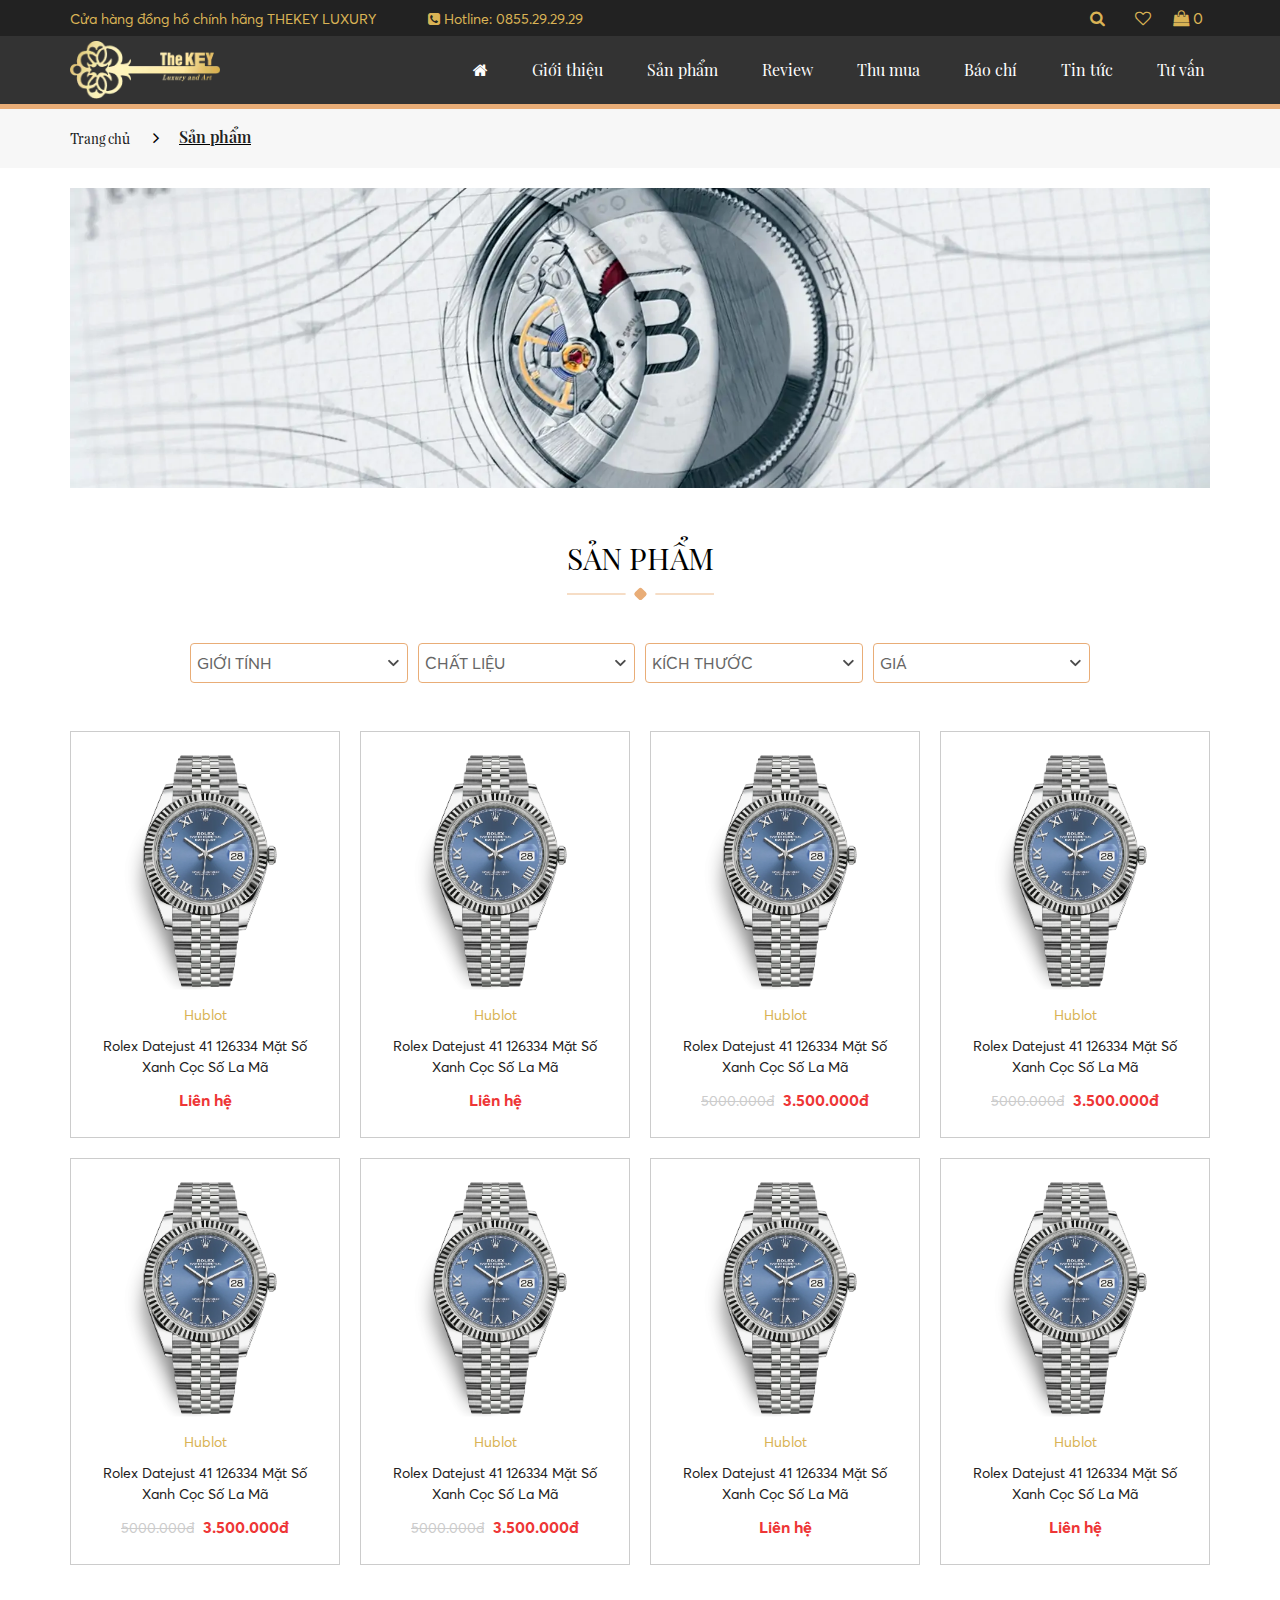
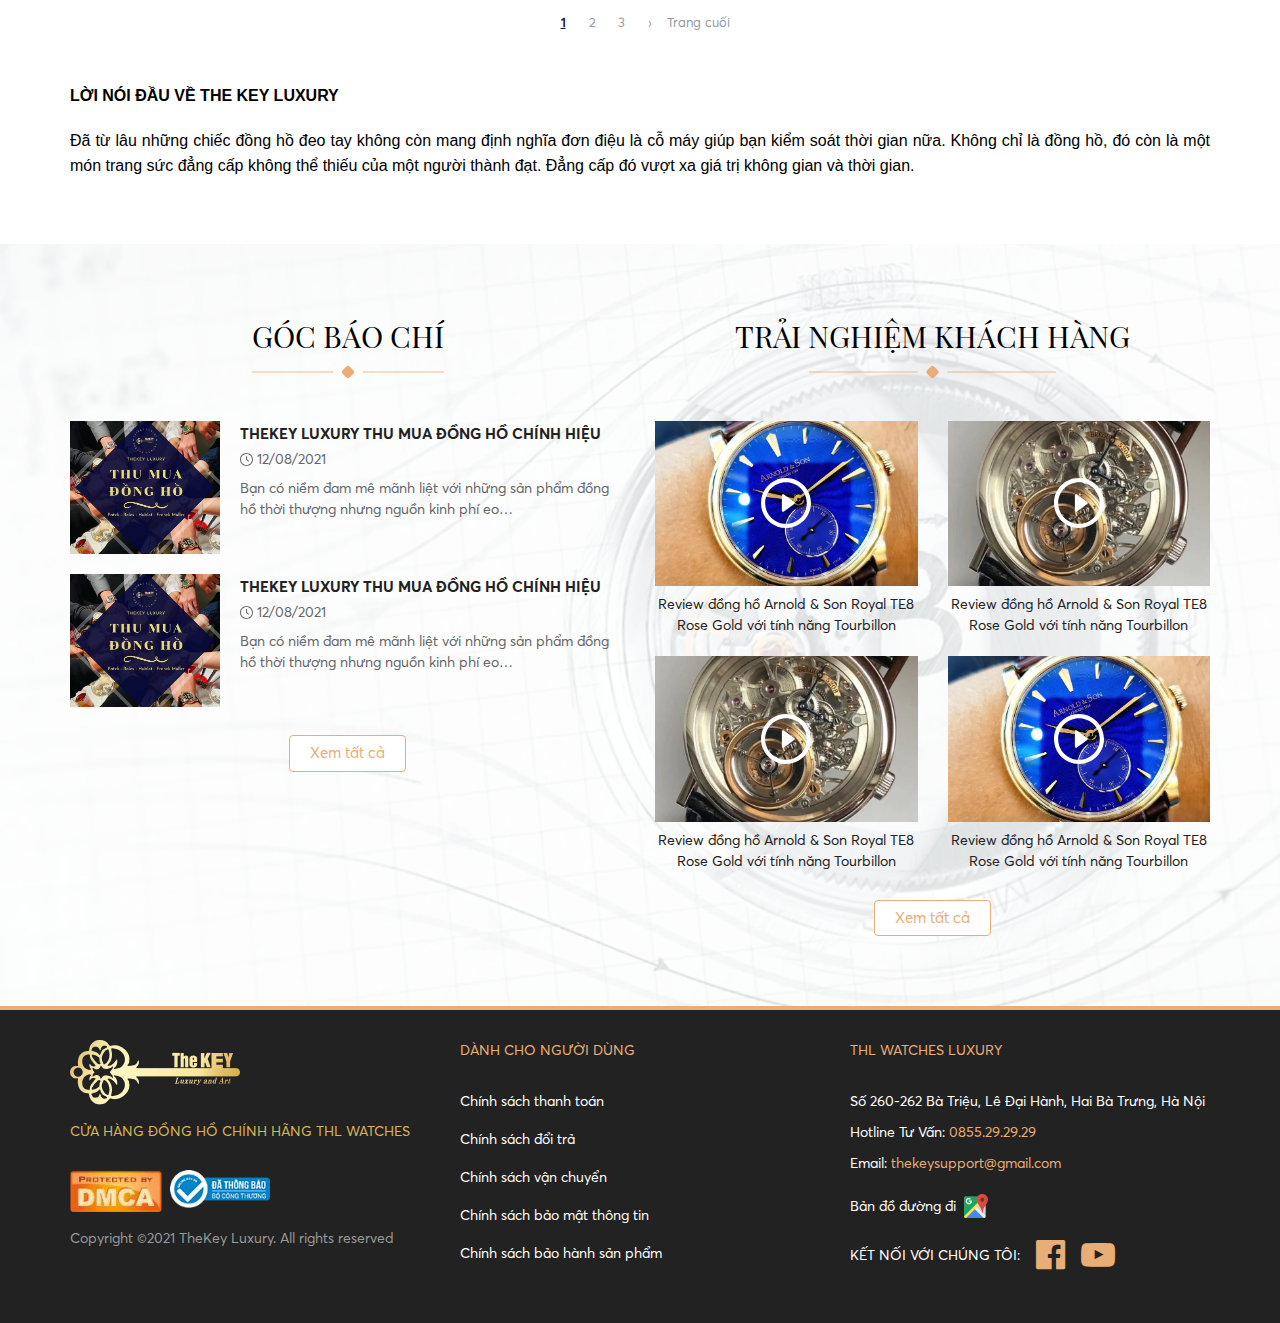
<file: thekey/product.html>
<!DOCTYPE html>
<html lang="en">
<head>
    <meta charset="UTF-8">
    <meta name="viewport" content="width=device-width, initial-scale=1.0">
    <title>Đồng hồ THL Watches</title>

    <link rel="stylesheet" href="assets/frontend/css/bootstrap.min.css">
    <link rel="stylesheet" href="assets/frontend/css/font-awesome.min.css">
    <link rel="stylesheet" href="assets/frontend/css/swiper-bundle.min.css">
    <link rel="stylesheet" href="assets/frontend/css/jquery.fancybox.min.css">
    <link rel="stylesheet" href="assets/frontend/css/slimselect.css">
    <link rel="stylesheet" href="assets/frontend/css/reset.css">
    <link rel="stylesheet" href="assets/frontend/scss/style.css">
    <link rel="stylesheet" href="assets/frontend/scss/style-mobile.css">
</head>
<body class="not-home">
<header class="fixed">
    <div class="header-top">
        <div class="container">
            <div class="row">
                <div class="col-md-7">
                    <span class="slogan-hd mr-5">Cửa hàng đồng hồ chính hãng THEKEY LUXURY</span>
                    <a href="#" class="hv-link smooth" title="Hotline: 0855.29.29.29"><i class="fa fa-phone-square" aria-hidden="true"></i> Hotline: 0855.29.29.29</a>
                </div>
                <div class="col-md-5 d-flex align-items-center justify-content-end">
                    <div class="search-top text-center">
                        <i class="fa fa-search" aria-hidden="true"></i>
                    </div>
                    <div class="heart-top text-center">
                        <i class="fa fa-heart-o" aria-hidden="true"></i>
                    </div>
                    <div class="cart-top text-center">
                        <div class="cart-mini">
                            <a href="#" title="Giỏ hàng">
                                <i class="fa fa-shopping-bag" aria-hidden="true"></i>
                            </a>
                            <span>0</span>
                        </div>
                    </div>
                </div>
            </div>
        </div>
    </div>
    <div class="header-middle">
        <div class="container">
            <div class="row">
                <div class="col-md-2 d-flex align-items-center">
                    <a href="#" class="hd-logo" title="LOGO">
                        <img src="assets/frontend/images/logo-1.png" alt="" title="" class="img-fluid">
                    </a>
                </div>
                <div class="col-md-10">
                    <div class="main-menu d-flex align-items-center justify-content-end">
                        <ul>
                            <li><a href="#"><i class="fa fa-home" aria-hidden="true"></i></a></li>
                            <li><a href="#">Giới thiệu</a></li>
                            <li><a href="#">Sản phẩm</a></li>
                            <li><a href="#">Review</a></li>
                            <li><a href="#">Thu mua</a></li>
                            <li><a href="#">Báo chí</a></li>
                            <li><a href="#">Tin tức</a></li>
                            <li><a href="#">Tư vấn</a></li>
                        </ul>
                    </div>
                </div>
            </div>
        </div>
    </div>
</header>

<div class="wrapper_breacrumb">
    <div class="container">
        <ul class="breadcrumb" itemscope="" itemtype="http://schema.org/BreadcrumbList">
            <li itemprop="itemListElement" itemscope="" itemtype="http://schema.org/ListItem">
                <a itemprop="item" href="#">
                    <span itemprop="name">Trang chủ</span>
                </a>
                <meta itemprop="position" content="1">
            </li>
            <li itemprop="itemListElement" itemscope="" itemtype="http://schema.org/ListItem">
                <a itemprop="item" href="#">
                    <span itemprop="name">Sản phẩm</span>
                </a>
                <meta itemprop="position" content="2">
            </li>
        </ul>
    </div>
</div>

<section class="section_all page_procategory pt-0">
    <div class="container">
        <div class="banner_all_page mb-lg-5 mb-4">
            <img src="assets/frontend/images/product-banner-1.jpg" alt="" title="" class="img-fluid">
        </div>
        <div class="title_all text-center">
            <span class="text-title after-title">SẢN PHẨM</span>
        </div>
        <div class="wapper_fillter_product mb-lg-5 mb-4">
            <form action="#" method="get" id="from-fillter-product" class="form-fillter mb-lg-5 mb-4" accept-charset="utf-8">
                <div class="row">
                    <div class="col col-lg-3 col-6 slim_select">
                        <select name="gender" id="gender">
                            <option value="">Giới tính</option>
                            <option value="1">Nam</option>
                            <option value="2">Nữ</option>
                        </select>
                    </div>
                    <div class="col col-lg-3 col-6 slim_select">
                        <select name="material" id="material">
                            <option value="">Chất liệu</option>
                            <option value="1">Vàng</option>
                            <option value="2">Bạch kim</option>
                            <option value="3">Titanium</option>
                        </select>
                    </div>
                    <div class="col col-lg-3 col-6 slim_select">
                        <select name="size" id="size">
                            <option value="">Kích thước</option>
                            <option value="1">Dưới 36mm</option>
                            <option value="2">36mm - dưới 38mm</option>
                            <option value="3">38mm - dưới 40mm</option>
                        </select>
                    </div>
                    <div class="col col-lg-3 col-6 slim_select">
                        <select name="price" id="price">
                            <option value="">Giá</option>
                            <option value="1">Dưới 200 triệu</option>
                            <option value="2">Từ 200 - 500 triệu VND</option>
                            <option value="3">Từ 500 - 1 tỷ VND</option>
                        </select>
                    </div>
                </div>
            </form>

            <div class="row list_product_page mb-lg-4 mb-3" id="list_product_fillter">
                <div class="col-item col-lg-3">
                    <div class="item_pro text-center">
                        <a href="#" class="pro_img" title="">
                            <img src="assets/frontend/images/rolex-datejust-41-126334-mat-so-xanh-coc-so-la-ma1.png" alt="" title="" class="img-fluid">
                        </a>
                        <h2><a href="#" class="cate-title smooth" title="Hublot">Hublot</a></h2>
                        <h3><a href="#" class="pro-title smooth" title="">Rolex Datejust 41 126334 Mặt Số Xanh Cọc Số La Mã</a></h3>
                        <div class="pro-price text-center">
                            <span class="price d-none">5000.000đ</span>
                            <span class="price_sale">Liên hệ</span>
                        </div>
                    </div>
                </div>
                <div class="col-item col-lg-3">
                    <div class="item_pro text-center">
                        <a href="#" class="pro_img" title="">
                            <img src="assets/frontend/images/rolex-datejust-41-126334-mat-so-xanh-coc-so-la-ma1.png" alt="" title="" class="img-fluid">
                        </a>
                        <h2><a href="#" class="cate-title smooth" title="Hublot">Hublot</a></h2>
                        <h3><a href="#" class="pro-title smooth" title="">Rolex Datejust 41 126334 Mặt Số Xanh Cọc Số La Mã</a></h3>
                        <div class="pro-price text-center">
                            <span class="price d-none">5000.000đ</span>
                            <span class="price_sale">Liên hệ</span>
                        </div>
                    </div>
                </div>
                <div class="col-item col-lg-3">
                    <div class="item_pro text-center">
                        <a href="#" class="pro_img" title="">
                            <img src="assets/frontend/images/rolex-datejust-41-126334-mat-so-xanh-coc-so-la-ma1.png" alt="" title="" class="img-fluid">
                        </a>
                        <h2><a href="#" class="cate-title smooth" title="Hublot">Hublot</a></h2>
                        <h3><a href="#" class="pro-title smooth" title="">Rolex Datejust 41 126334 Mặt Số Xanh Cọc Số La Mã</a></h3>
                        <div class="pro-price">
                            <span class="price">5000.000đ</span>
                            <span class="price_sale">3.500.000đ</span>
                        </div>
                    </div>
                </div>
                <div class="col-item col-lg-3">
                    <div class="item_pro text-center">
                        <a href="#" class="pro_img" title="">
                            <img src="assets/frontend/images/rolex-datejust-41-126334-mat-so-xanh-coc-so-la-ma1.png" alt="" title="" class="img-fluid">
                        </a>
                        <h2><a href="#" class="cate-title smooth" title="Hublot">Hublot</a></h2>
                        <h3><a href="#" class="pro-title smooth" title="">Rolex Datejust 41 126334 Mặt Số Xanh Cọc Số La Mã</a></h3>
                        <div class="pro-price">
                            <span class="price">5000.000đ</span>
                            <span class="price_sale">3.500.000đ</span>
                        </div>
                    </div>
                </div>
                <div class="col-item col-lg-3">
                    <div class="item_pro text-center">
                        <a href="#" class="pro_img" title="">
                            <img src="assets/frontend/images/rolex-datejust-41-126334-mat-so-xanh-coc-so-la-ma1.png" alt="" title="" class="img-fluid">
                        </a>
                        <h2><a href="#" class="cate-title smooth" title="Hublot">Hublot</a></h2>
                        <h3><a href="#" class="pro-title smooth" title="">Rolex Datejust 41 126334 Mặt Số Xanh Cọc Số La Mã</a></h3>
                        <div class="pro-price">
                            <span class="price">5000.000đ</span>
                            <span class="price_sale">3.500.000đ</span>
                        </div>
                    </div>
                </div>
                <div class="col-item col-lg-3">
                    <div class="item_pro text-center">
                        <a href="#" class="pro_img" title="">
                            <img src="assets/frontend/images/rolex-datejust-41-126334-mat-so-xanh-coc-so-la-ma1.png" alt="" title="" class="img-fluid">
                        </a>
                        <h2><a href="#" class="cate-title smooth" title="Hublot">Hublot</a></h2>
                        <h3><a href="#" class="pro-title smooth" title="">Rolex Datejust 41 126334 Mặt Số Xanh Cọc Số La Mã</a></h3>
                        <div class="pro-price">
                            <span class="price">5000.000đ</span>
                            <span class="price_sale">3.500.000đ</span>
                        </div>
                    </div>
                </div>
                <div class="col-item col-lg-3">
                    <div class="item_pro text-center">
                        <a href="#" class="pro_img" title="">
                            <img src="assets/frontend/images/rolex-datejust-41-126334-mat-so-xanh-coc-so-la-ma1.png" alt="" title="" class="img-fluid">
                        </a>
                        <h2><a href="#" class="cate-title smooth" title="Hublot">Hublot</a></h2>
                        <h3><a href="#" class="pro-title smooth" title="">Rolex Datejust 41 126334 Mặt Số Xanh Cọc Số La Mã</a></h3>
                        <div class="pro-price text-center">
                            <span class="price d-none">5000.000đ</span>
                            <span class="price_sale">Liên hệ</span>
                        </div>
                    </div>
                </div>
                <div class="col-item col-lg-3">
                    <div class="item_pro text-center">
                        <a href="#" class="pro_img" title="">
                            <img src="assets/frontend/images/rolex-datejust-41-126334-mat-so-xanh-coc-so-la-ma1.png" alt="" title="" class="img-fluid">
                        </a>
                        <h2><a href="#" class="cate-title smooth" title="Hublot">Hublot</a></h2>
                        <h3><a href="#" class="pro-title smooth" title="">Rolex Datejust 41 126334 Mặt Số Xanh Cọc Số La Mã</a></h3>
                        <div class="pro-price text-center">
                            <span class="price d-none">5000.000đ</span>
                            <span class="price_sale">Liên hệ</span>
                        </div>
                    </div>
                </div>
            </div>

            <div class="pagination_all mb-lg-5 mb-4 text-center">
                <strong>1</strong>
                <a href="https://thekeyluxury.vn/san-pham/24" data-ci-pagination-page="2">2</a>
                <a href="https://thekeyluxury.vn/san-pham/48" data-ci-pagination-page="3">3</a>
                <a href="https://thekeyluxury.vn/san-pham/24" data-ci-pagination-page="2" rel="next">›</a>
                <a href="https://thekeyluxury.vn/san-pham/1440" data-ci-pagination-page="61">Trang cuối</a>
            </div>
        </div>
        
        <div class="s-content mb-lg-3 mb-2">
            <h3 style="text-align: justify;"><span style="font-family: arial, helvetica, sans-serif; font-size: 16px;"><strong>LỜI NÓI ĐẦU VỀ THE KEY LUXURY</strong></span></h3>
            <p style="text-align: justify;"><span style="font-weight: 400; font-family: arial, helvetica, sans-serif; font-size: 16px;">Đã từ lâu những chiếc đồng hồ đeo tay không còn mang định nghĩa đơn điệu là cỗ máy giúp bạn kiểm soát thời gian nữa. Không chỉ là đồng hồ, đó còn là một món trang sức đẳng cấp không thể thiếu của một người thành đạt. Đẳng cấp đó vượt xa giá trị không gian và thời gian.&nbsp;</span></p>
        </div>
    </div>
</section>

<section class="section_all customer-feedback" style="background-image: url('assets/frontend/images/banner-review-1.jpg');">
    <div class="container">
        <div class="row">
            <div class="col-lg-6">
                <div class="title_all text-center">
                    <span class="text-title after-title">GÓC BÁO CHÍ</span>
                </div>
                <div class="row list-new-1">
                    <div class="col-lg-12">
                        <div class="item-new-1 d-flex">
                            <a href="#" class="img-new c-img img-scale" title="">
                                <img src="assets/frontend/images/thu-mua-dong-ho-chinh-hieu.jpg" alt="" title="" class="img-fluid">
                            </a>
                            <div class="info-new">
                                <h3><a href="#" class="title smooth">THEKEY LUXURY THU MUA ĐỒNG HỒ CHÍNH HIỆU </a></h3>
                                <p class="date d-flex align-items-center mt-1">
                                    <svg xmlns="http://www.w3.org/2000/svg" xmlns:xlink="http://www.w3.org/1999/xlink" version="1.1" id="Capa_1" x="0px" y="0px" viewBox="0 0 512 512" style="enable-background:new 0 0 512 512;" xml:space="preserve"><g> <g> <path d="M347.216,301.211l-71.387-53.54V138.609c0-10.966-8.864-19.83-19.83-19.83c-10.966,0-19.83,8.864-19.83,19.83v118.978 c0,6.246,2.935,12.136,7.932,15.864l79.318,59.489c3.569,2.677,7.734,3.966,11.878,3.966c6.048,0,11.997-2.717,15.884-7.952 C357.766,320.208,355.981,307.775,347.216,301.211z"></path> </g></g><g> <g> <path d="M256,0C114.833,0,0,114.833,0,256s114.833,256,256,256s256-114.833,256-256S397.167,0,256,0z M256,472.341 c-119.275,0-216.341-97.066-216.341-216.341S136.725,39.659,256,39.659c119.295,0,216.341,97.066,216.341,216.341 S375.275,472.341,256,472.341z"></path> </g></g><g></g><g></g><g></g><g></g><g></g><g></g><g></g><g></g><g></g><g></g><g></g><g></g><g></g><g></g><g></g></svg>
                                    <span class="ml-1">12/08/2021</span>
                                </p>
                                <p class="short_content mt-2">Bạn có niềm đam mê mãnh liệt với những sản phẩm đồng hồ thời thượng nhưng nguồn kinh phí eo…</p>
                            </div>
                        </div>
                    </div>
                    <div class="col-lg-12">
                        <div class="item-new-1 d-flex">
                            <a href="#" class="img-new c-img img-scale" title="">
                                <img src="assets/frontend/images/thu-mua-dong-ho-chinh-hieu.jpg" alt="" title="" class="img-fluid">
                            </a>
                            <div class="info-new">
                                <h3><a href="#" class="title smooth">THEKEY LUXURY THU MUA ĐỒNG HỒ CHÍNH HIỆU </a></h3>
                                <p class="date d-flex align-items-center mt-1">
                                    <svg xmlns="http://www.w3.org/2000/svg" xmlns:xlink="http://www.w3.org/1999/xlink" version="1.1" id="Capa_1" x="0px" y="0px" viewBox="0 0 512 512" style="enable-background:new 0 0 512 512;" xml:space="preserve"><g> <g> <path d="M347.216,301.211l-71.387-53.54V138.609c0-10.966-8.864-19.83-19.83-19.83c-10.966,0-19.83,8.864-19.83,19.83v118.978 c0,6.246,2.935,12.136,7.932,15.864l79.318,59.489c3.569,2.677,7.734,3.966,11.878,3.966c6.048,0,11.997-2.717,15.884-7.952 C357.766,320.208,355.981,307.775,347.216,301.211z"></path> </g></g><g> <g> <path d="M256,0C114.833,0,0,114.833,0,256s114.833,256,256,256s256-114.833,256-256S397.167,0,256,0z M256,472.341 c-119.275,0-216.341-97.066-216.341-216.341S136.725,39.659,256,39.659c119.295,0,216.341,97.066,216.341,216.341 S375.275,472.341,256,472.341z"></path> </g></g><g></g><g></g><g></g><g></g><g></g><g></g><g></g><g></g><g></g><g></g><g></g><g></g><g></g><g></g><g></g></svg>
                                    <span class="ml-1">12/08/2021</span>
                                </p>
                                <p class="short_content mt-2">Bạn có niềm đam mê mãnh liệt với những sản phẩm đồng hồ thời thượng nhưng nguồn kinh phí eo…</p>
                            </div>
                        </div>
                    </div>
                </div>
                <p class="text-center"><a href="#" class="btn-link-1 mt-2 smooth" title="Xem tất cả">Xem tất cả</a></p>
            </div>
            <div class="col-lg-6">
                <div class="title_all text-center">
                    <span class="text-title after-title">TRẢI NGHIỆM KHÁCH HÀNG</span>
                </div>
                <div class="row list-video-1">
                    <div class="col-lg-6">
                        <div class="item-video-1 text-center">
                            <a href="#" class="img-video c-img">
                                <img src="assets/frontend/images/video-4.jpg" alt="" title="" class="img-fluid">
                                <img src="assets/frontend/images/play-button.svg" alt="" title="" class="play-video img-fluid">
                            </a>
                            <a href="#" class="title d-block mt-2" title="Review đồng hồ Arnold & Son Royal TE8 Rose Gold với tính năng Tourbillon">Review đồng hồ Arnold & Son Royal TE8 Rose Gold với tính năng Tourbillon</a>
                        </div>
                    </div>
                    <div class="col-lg-6">
                        <div class="item-video-1 text-center">
                            <a href="#" class="img-video c-img">
                                <img src="assets/frontend/images/video-1.jpg" alt="" title="" class="img-fluid">
                                <img src="assets/frontend/images/play-button.svg" alt="" title="" class="play-video img-fluid">
                            </a>
                            <a href="#" class="title d-block mt-2" title="Review đồng hồ Arnold & Son Royal TE8 Rose Gold với tính năng Tourbillon">Review đồng hồ Arnold & Son Royal TE8 Rose Gold với tính năng Tourbillon</a>
                        </div>
                    </div>
                    <div class="col-lg-6">
                        <div class="item-video-1 text-center">
                            <a href="#" class="img-video c-img">
                                <img src="assets/frontend/images/video-1.jpg" alt="" title="" class="img-fluid">
                                <img src="assets/frontend/images/play-button.svg" alt="" title="" class="play-video img-fluid">
                            </a>
                            <a href="#" class="title d-block mt-2" title="Review đồng hồ Arnold & Son Royal TE8 Rose Gold với tính năng Tourbillon">Review đồng hồ Arnold & Son Royal TE8 Rose Gold với tính năng Tourbillon</a>
                        </div>
                    </div>
                    <div class="col-lg-6">
                        <div class="item-video-1 text-center">
                            <a href="#" class="img-video c-img">
                                <img src="assets/frontend/images/video-4.jpg" alt="" title="" class="img-fluid">
                                <img src="assets/frontend/images/play-button.svg" alt="" title="" class="play-video img-fluid">
                            </a>
                            <a href="#" class="title d-block mt-2" title="Review đồng hồ Arnold & Son Royal TE8 Rose Gold với tính năng Tourbillon">Review đồng hồ Arnold & Son Royal TE8 Rose Gold với tính năng Tourbillon</a>
                        </div>
                    </div>
                </div>
                <p class="text-center"><a href="#" class="btn-link-1 mt-2 smooth" title="Xem tất cả">Xem tất cả</a></p>
            </div>
        </div>
    </div>
</section>

<footer>
    <div class="container">
        <div class="row">
            <div class="col-lg-4">
                <a href="" class="img-logo">
                    <img src="assets/frontend/images/logo-1.png" alt="" title="" class="img-fluid">
                </a>
                <p class="slogan-web mt-3">CỬA HÀNG ĐỒNG HỒ CHÍNH HÃNG THL WATCHES</p>
                <div class="list__cefti d-flex mt-lg-4 pt-lg-1 mt-2">
                    <a href="#" title="DMCA" class="img d-block mr-2" rel="nofollow">
                        <img src="assets/frontend/images/dmca.png" alt="" title="" class="img-fluid">
                    </a>
                    <a href="#" title="DMCA" class="img d-block" rel="nofollow">
                        <img src="assets/frontend/images/bo-cong-thuong.png" alt="" title="" class="img-fluid">
                    </a>
                </div>
                <p class="copy__right mt-3">Copyright ©2021 TheKey Luxury. All rights reserved</p>
            </div>
            <div class="col-lg-4">
                <P class="title-footer">DÀNH CHO NGƯỜI DÙNG</P>
                <div class="menu-footer">
                    <ul>
                        <li><a href=""> Chính sách thanh toán </a></li>
                        <li><a href=""> Chính sách đổi trả </a></li>
                        <li><a href=""> Chính sách vận chuyển </a></li>
                        <li><a href=""> Chính sách bảo mật thông tin </a></li>
                        <li><a href=""> Chính sách bảo hành sản phẩm </a></li>
                    </ul>
                </div>
            </div>
            <div class="col-lg-4">
                <P class="title-footer">THL WATCHES LUXURY</P>
                <div class="s-content">
                    <p>Số 260-262 Bà Triệu, Lê Đại Hành, Hai Bà Trưng, Hà Nội</p>
                    <p>Hotline Tư Vấn: <a href="#">0855.29.29.29</a></p>
                    <p>Email: <a href="#">thekeysupport@gmail.com</a></p>
                    <p class="d-flex align-items-center link-map"><span class="mr-2">Bản đồ đường đi</span> <a href="#"><img src="assets/frontend/images/icon-map.png" alt="" title="" class="icon-map img-fluid" width="24" height="24"></a></p>
                    <p class="link_social d-flex align-items-center">
                        <span class="mr-3">KẾT NỐI VỚI CHÚNG TÔI:</span>
                        <a href="#" class="mr-3"><i class="icon-social fa fa-facebook-official" aria-hidden="true"></i></a>
                        <a href="#"><i class="icon-social fa fa-youtube-play" aria-hidden="true"></i></a>
                    </p>
                </div>
            </div>
        </div>
    </div>
</footer>

<script defer src="assets/frontend/js/jquery-3.4.0.min.js"></script>
<script defer src="assets/frontend/js/bootstrap.min.js"></script>
<script defer src="assets/frontend/js/swiper-bundle.min.js"></script>
<script defer src="assets/frontend/js/jquery.fancybox.min.js"></script>
<script defer src="assets/frontend/js/slimselect.min.js"></script>
<script defer src="assets/frontend/js/script-slide.js"></script>
<script defer src="assets/frontend/js/script.js"></script>
</body>
</html>
</file>
<file: thekey/assets/frontend/scss/style.css>
img {
  width: 100%;
  height: auto;
  vertical-align: middle;
  -webkit-object-fit: cover;
  -moz-object-fit: cover;
  -ms-object-fit: cover;
  object-fit: cover; }

.c-img {
  display: block;
  position: relative;
  padding-top: 73%; }

.c-img img, .c-img .bg {
  position: absolute;
  top: 0;
  right: 0;
  bottom: 0;
  left: 0;
  display: block;
  width: 100%;
  height: 100%;
  border-radius: inherit; }

.hv-light {
  position: relative;
  overflow: hidden; }

.hv-light::after {
  position: absolute;
  content: "";
  top: 0;
  left: 0;
  width: 100%;
  height: 100%;
  transform: scale3d(2, 1.5, 1) rotate3d(0, 0, 1, 45deg) translate3d(0, -100%, 0);
  z-index: 2;
  background: rgba(255, 255, 255, 0.12);
  transition: transform 0.5s ease-in-out;
  -webkit-transition: transform 0.5s ease-in-out;
  -moz-transition: transform 0.5s ease-in-out;
  -o-transition: transform 0.5s ease-in-out; }

.hv-light:hover::after {
  transform: scale3d(2, 1.5, 1) rotate3d(0, 0, 1, 45deg) translate3d(0, 100%, 0); }

.hv-scale {
  display: block;
  overflow: hidden; }

.hv-scale img {
  transition: all 0.5s ease-in-out;
  -webkit-transition: all 0.5s ease-in-out;
  -moz-transition: all 0.5s ease-in-out;
  -o-transition: all 0.5s ease-in-out; }

.hv-scale:hover img {
  transform: scale(1.1);
  -moz-transform: scale(1.1);
  -webkit-transform: scale(1.1);
  -o-transform: scale(1.1); }

.s-content .aligncenter {
  display: block;
  text-align: center;
  margin: auto; }

.s-content .alignright {
  display: block;
  text-align: right;
  margin-left: auto; }

.s-content .alignleft {
  display: block;
  text-align: left;
  margin-right: auto; }

.s-content ol {
  list-style: decimal;
  margin-left: 15px;
  margin-bottom: 10px; }

.s-content ul {
  list-style: initial;
  margin-left: 15px;
  margin-bottom: 10px; }

.s-content li {
  list-style: inherit;
  margin-bottom: 5px; }

.s-content p {
  margin-bottom: 10px; }

.s-content img {
  display: inline-block;
  max-width: 100%;
  margin: 10px 0;
  object-fit: contain; }

.s-content table, .s-content iframe {
  max-width: 100%; }

.s-content a {
  color: #e45200; }

.s-content table {
  border-collapse: collapse;
  width: 100%;
  border: solid 1px #ebebeb; }

.s-content table td {
  border-collapse: collapse;
  border: solid 1px #ebebeb;
  padding: 3px; }

.s-content h1 {
  display: block;
  font-size: 2em;
  margin-top: 0.67em;
  margin-bottom: 0.67em;
  margin-left: 0;
  margin-right: 0;
  font-weight: bold; }

.s-content h2 {
  display: block;
  font-size: 1.5em;
  margin-top: 0.83em;
  margin-bottom: 0.83em;
  margin-left: 0;
  margin-right: 0;
  font-weight: bold; }

.s-content h3 {
  display: block;
  font-size: 1.17em;
  margin-top: 1em;
  margin-bottom: 1em;
  margin-left: 0;
  margin-right: 0;
  font-weight: bold; }

.s-content h4 {
  display: block;
  font-size: 1em;
  margin-top: 1.33em;
  margin-bottom: 1.33em;
  margin-left: 0;
  margin-right: 0;
  font-weight: bold; }

.s-content h5 {
  display: block;
  font-size: 0.83em;
  margin-top: 1.67em;
  margin-bottom: 1.67em;
  margin-left: 0;
  margin-right: 0;
  font-weight: bold; }

.s-content h6 {
  display: block;
  font-size: 0.67em;
  margin-top: 2.33em;
  margin-bottom: 2.33em;
  margin-left: 0;
  margin-right: 0;
  font-weight: bold; }

.smooth {
  transition: all 0.2s ease-in-out;
  -webkit-transition: all 0.2s ease-in-out;
  -moz-transition: all 0.2s ease-in-out;
  -o-transition: all 0.2s ease-in-out; }

.col-fix-5 {
  -ms-flex: 0 0 20%;
  flex: 0 0 20%;
  max-width: 20%; }

@font-face {
  font-family: "AvertaStdCY";
  font-display: swap;
  src: url("../fonts/AvertaStdCY-Regular.otf") format("opentype"); }
@font-face {
  font-family: "AvertaStdCY-Bold";
  font-display: swap;
  src: url("../fonts/AvertaStdCY-Bold.otf") format("opentype"); }
@font-face {
  font-family: "PlayfairDisplay";
  font-display: swap;
  src: url("../fonts/PlayfairDisplay.ttf") format("truetype"); }
@font-face {
  font-family: "ChronicleDeckCondensed";
  font-display: swap;
  src: url("../fonts/ChronicleDeckCondensed-Roman.woff") format("woff"); }
body {
  font-family: "AvertaStdCY",sans-serif;
  font-size: 16px;
  font-size: 1rem;
  line-height: 1.5;
  color: #000000; }

.s-content {
  font-family: "AvertaStdCY";
  font-size: 1rem; }
  .s-content a {
    color: #e9ad77;
    -webkit-transition: all 0.2s ease-in-out;
    -moz-transition: all 0.2s ease-in-out;
    -o-transition: all 0.2s ease-in-out;
    -ms-transition: all 0.2s ease-in-out;
    transition: all 0.2s ease-in-out; }
    .s-content a:hover {
      color: #d9b355; }

input::-webkit-input-placeholder {
  font-size: 0.9375rem;
  color: #555555; }

input:-ms-input-placeholder {
  font-size: 0.9375rem;
  color: #555555; }

input::placeholder {
  font-size: 0.9375rem;
  color: #555555; }

.all-input {
  width: 100%;
  height: 45px;
  border: 1px solid #EBEBEB;
  border-radius: 5px;
  transition: all 0.1s ease-in-out;
  -webkit-transition: all 0.1s ease-in-out;
  -moz-transition: all 0.1s ease-in-out;
  -o-transition: all 0.1s ease-in-out; }
  .all-input:focus {
    -webkit-box-shadow: 0.0625rem 0.0625rem 0.1875rem #808080ab;
    box-shadow: 0.0625rem 0.0625rem 0.1875rem #808080ab; }

.all-textarea {
  width: 100%;
  border: 1px solid #EBEBEB;
  border-radius: 5px;
  transition: all 0.3s ease-in-out;
  -webkit-transition: all 0.3s ease-in-out;
  -moz-transition: all 0.3s ease-in-out;
  -o-transition: all 0.3s ease-in-out; }
  .all-textarea:focus {
    -webkit-box-shadow: 0.0625rem 0.0625rem 0.1875rem #808080ab;
    box-shadow: 0.0625rem 0.0625rem 0.1875rem #808080ab; }

.btn-submit {
  display: inline-block;
  padding: 8px 14px;
  font-size: 1rem;
  color: #fff;
  background: #0071b7;
  border-radius: 99px;
  transition: all 0.2s ease-in-out;
  -webkit-transition: all 0.2s ease-in-out;
  -moz-transition: all 0.2s ease-in-out;
  -o-transition: all 0.2s ease-in-out; }
  .btn-submit:hover {
    background: #ff0000; }

.btn-submit-t2 {
  display: inline-block;
  padding: 8px 14px;
  font-size: 1rem;
  color: #fff;
  background: #0071b7;
  border-radius: 5px;
  transition: all 0.2s ease-in-out;
  -webkit-transition: all 0.2s ease-in-out;
  -moz-transition: all 0.2s ease-in-out;
  -o-transition: all 0.2s ease-in-out; }
  .btn-submit-t2:hover {
    background: #ff0000; }

.btn-link-1 {
  display: inline-block;
  text-align: center;
  vertical-align: middle;
  padding: 0.375rem 1.25rem;
  font-size: 0.9375rem;
  border-radius: 4px;
  color: #E9AD77;
  background: #fff;
  border: 1px solid #E9AD77;
  cursor: pointer; }
  .btn-link-1:hover, .btn-link-1:active {
    color: #fff;
    background: #E9AD77; }

.hv-link {
  color: #d9b355; }
  .hv-link:hover {
    color: #fff; }

.wrapper_breacrumb {
  padding-top: 1rem;
  padding-bottom: 1rem;
  background: #f7f7f7;
  border-top: solid 5px #e9ad77;
  margin-bottom: 1.25rem; }
  .wrapper_breacrumb .breadcrumb {
    display: flex;
    flex-wrap: wrap;
    padding: 0 0;
    margin-bottom: 0;
    list-style: none;
    font-family: "ChronicleDeckCondensed";
    background-color: transparent; }
    .wrapper_breacrumb .breadcrumb li a {
      color: #222222;
      transition: all 0.2s ease-in-out;
      -webkit-transition: all 0.2s ease-in-out;
      -moz-transition: all 0.2s ease-in-out;
      -o-transition: all 0.2s ease-in-out; }
      .wrapper_breacrumb .breadcrumb li a:hover {
        color: #e9ad77; }
    .wrapper_breacrumb .breadcrumb li:not(:last-child)::after {
      margin: 0 1.25rem;
      content: "\f105";
      font-family: "FontAwesome";
      display: inline-block;
      font-size: 1.125rem; }
    .wrapper_breacrumb .breadcrumb li:last-child {
      text-decoration: underline;
      font-family: "PlayfairDisplay";
      font-weight: 600;
      pointer-events: none; }

.pagination_all a, .pagination_all strong {
  display: inline-block;
  min-width: 25px;
  height: 20px;
  font-size: 13px;
  text-align: center;
  color: #969ba1; }
.pagination_all strong {
  font-weight: 600;
  color: #222;
  text-decoration: underline;
  pointer-events: none; }
.pagination_all a {
  transition: all 0.2s ease-in-out;
  -webkit-transition: all 0.2s ease-in-out;
  -moz-transition: all 0.2s ease-in-out;
  -o-transition: all 0.2s ease-in-out; }
  .pagination_all a:hover {
    color: #d9b355; }

.fixed {
  position: fixed;
  top: 0;
  left: 0;
  right: 0;
  width: 100%;
  z-index: 10; }

header .header-top {
  padding: 6px;
  background: #222222; }
  header .header-top .slogan-hd {
    display: inline-block;
    color: #d9b355;
    font-size: 0.875rem; }
  header .header-top .hv-link {
    font-size: 0.875rem; }
  header .header-top .search-top, header .header-top .heart-top, header .header-top .cart-top {
    width: 45px;
    color: #d9b355; }
header .header-middle {
  background: #333333; }
  header .header-middle .hd-logo img {
    max-width: 150px; }
  header .header-middle .main-menu ul li {
    position: relative;
    display: inline-block;
    margin-right: 1.875rem; }
    header .header-middle .main-menu ul li:last-child {
      margin-right: 0; }
    header .header-middle .main-menu ul li a {
      display: block;
      padding: 1.375rem 0.3125rem;
      color: #fff;
      font-family: "PlayfairDisplay";
      font-size: 1rem;
      transition: all 0.2s ease-in-out;
      -webkit-transition: all 0.2s ease-in-out;
      -moz-transition: all 0.2s ease-in-out;
      -o-transition: all 0.2s ease-in-out; }
    header .header-middle .main-menu ul li:hover a {
      color: #d9b355; }

.not-home header {
  position: sticky;
  top: 0;
  left: 0;
  width: 100%;
  z-index: 100; }

.d-pagination .swiper-pagination span[class*="active"] {
  background: #e9ad77; }
.d-pagination .swiper-pagination span {
  -webkit-transform: rotateZ(45deg);
  -moz-transform: rotateZ(45deg);
  -o-transform: rotateZ(45deg);
  -ms-transform: rotateZ(45deg);
  transform: rotateZ(45deg);
  border-radius: 2px;
  background: #555; }

.slide_banner_h {
  border-bottom: solid 4.5px #E9AD77; }
  .slide_banner_h .swiper-pagination {
    bottom: 30px; }
    .slide_banner_h .swiper-pagination .swiper-pagination-bullet {
      margin: 0px 6px;
      width: 10px;
      height: 10px;
      cursor: pointer; }

.section_all {
  padding: 50px 0; }

.title_all {
  margin-bottom: 40px; }
  .title_all span {
    display: block; }
  .title_all .text-title {
    font-family: "PlayfairDisplay";
    font-size: 1.875rem; }
  .title_all .after-title {
    position: relative;
    display: inline-block;
    padding-bottom: 22px; }
    .title_all .after-title::after {
      position: absolute;
      content: "";
      width: 100%;
      height: 17px;
      bottom: 0;
      left: 0;
      right: 0;
      background-image: url("../images/img-dot1.svg");
      background-repeat: no-repeat;
      background-position: center center;
      background-size: auto 85%; }

.item_pro {
  padding: 20px 15px;
  border: 1px solid #ccc;
  background: #fff; }
  .item_pro .pro_img {
    display: block; }
  .item_pro .cate-title {
    display: block;
    margin: 15px 0 5px 0;
    font-size: 0.875rem;
    color: #d9b355; }
    .item_pro .cate-title:hover {
      color: #E9BB77; }
  .item_pro .pro-title {
    display: block;
    margin: 10px 0;
    font-size: 0.875rem;
    color: #222222; }
    .item_pro .pro-title:hover {
      color: #d9b355; }
  .item_pro .pro-price {
    margin: 5px 0; }
    .item_pro .pro-price .price {
      margin-right: 5px;
      font-size: 0.875rem;
      color: #ccc;
      text-decoration: line-through; }
    .item_pro .pro-price .price_sale {
      font-family: "AvertaStdCY-Bold";
      font-size: 1rem;
      color: #ee3636; }

.cl_navigation {
  position: relative; }
  .cl_navigation .btn_control_slide {
    position: absolute;
    top: 50%;
    transform: translateY(-50%);
    z-index: 2; }
    .cl_navigation .btn_control_slide.prev {
      left: -2.5rem; }
    .cl_navigation .btn_control_slide.next {
      right: -2.5rem; }

.category-product .title_all .text-title:hover {
  color: #E9BB77; }

.about-home {
  position: relative;
  padding: 120px 0;
  background-repeat: no-repeat;
  background-size: cover; }
  .about-home svg.hoavan1 {
    position: absolute;
    width: auto;
    height: auto;
    bottom: 0;
    left: 3%; }
  .about-home .wapper_content {
    max-width: 580px;
    padding-left: 40px;
    padding-right: 15px; }
    .about-home .wapper_content .title_about {
      font-family: "PlayfairDisplay";
      font-size: 3rem;
      font-style: italic;
      color: #E9AD77; }
    .about-home .wapper_content .content_about {
      color: #fff; }
  .about-home .image_about {
    position: relative;
    height: 100%;
    cursor: pointer; }
    .about-home .image_about .bg-video {
      width: 100%;
      height: 100%;
      max-width: 574px;
      max-height: 350px; }
    .about-home .image_about .square {
      position: absolute;
      display: block;
      width: 75%;
      height: 60%;
      bottom: -8px;
      right: -8px;
      border-bottom: solid thin #e9ad77;
      border-right: solid thin #e9ad77; }
    .about-home .image_about:after {
      position: absolute;
      content: "";
      top: 0;
      left: 0;
      right: 0;
      bottom: 0;
      z-index: 1;
      opacity: 1;
      background-color: #00000026;
      -webkit-transition: all 0.2s ease-in-out;
      -moz-transition: all 0.2s ease-in-out;
      -o-transition: all 0.2s ease-in-out;
      -ms-transition: all 0.2s ease-in-out;
      transition: all 0.2s ease-in-out; }
    .about-home .image_about:hover::after {
      opacity: 0; }

.play-video {
  position: absolute;
  top: 50% !important;
  left: 50% !important;
  width: 50px !important;
  height: 50px !important;
  -webkit-transform: translate(-50%, -50%);
  -moz-transform: translate(-50%, -50%);
  -o-transform: translate(-50%, -50%);
  -ms-transform: translate(-50%, -50%);
  transform: translate(-50%, -50%);
  z-index: 10;
  cursor: pointer; }

.link-readmore {
  color: #e9ad77; }
  .link-readmore:hover {
    color: #d9b355; }

.customer-feedback {
  position: relative;
  padding: 70px 0;
  background-repeat: no-repeat;
  background-size: cover; }
  .customer-feedback:after {
    position: absolute;
    content: "";
    width: 100%;
    height: 100%;
    left: 0;
    bottom: 0;
    background: #ffffffde;
    z-index: 0; }
  .customer-feedback .container {
    position: relative;
    z-index: 10; }

.item-new-1 {
  margin-bottom: 20px; }
  .item-new-1 .img-new {
    width: 150px;
    padding-top: 24%; }
  .item-new-1 .info-new {
    width: calc(100% - 150px);
    padding-left: 20px; }
    .item-new-1 .info-new .title {
      font-family: "AvertaStdCY-Bold";
      font-size: 0.9375rem;
      color: #222222; }
      .item-new-1 .info-new .title:hover {
        color: #E9AD77; }
    .item-new-1 .info-new .date {
      font-size: 0.875rem;
      color: #666; }
      .item-new-1 .info-new .date svg {
        width: 13px;
        height: 13px;
        display: inline-block;
        vertical-align: middle;
        margin-top: -1px;
        fill: currentColor;
        color: #666; }
    .item-new-1 .info-new .short_content {
      font-size: 0.875rem;
      color: #666; }

.item-video-1 {
  margin-bottom: 20px; }
  .item-video-1 .img-video {
    padding-top: 63%; }
  .item-video-1 .title {
    font-size: 0.875rem;
    color: #222222; }
    .item-video-1 .title:hover {
      color: #E9AD77; }
  .item-video-1:hover .title {
    color: #E9AD77; }

.item-new-big .img-new {
  padding-top: 60%; }
.item-new-big .title-new {
  color: #222;
  font-size: 1rem;
  font-family: "AvertaStdCY-Bold"; }
.item-new-big .date {
  font-size: 0.875rem;
  color: #666; }
  .item-new-big .date svg {
    width: 13px;
    height: 13px;
    display: inline-block;
    vertical-align: middle;
    margin-top: -1px;
    fill: currentColor;
    color: #666; }
.item-new-big .short {
  font-size: 0.875rem;
  color: #999; }
.item-new-big .link-readmore {
  font-size: 0.875rem; }

.list-new-small .item-new-1 {
  margin-bottom: 30px; }
  .list-new-small .item-new-1 .img-new {
    width: 120px;
    padding-top: 30%; }
  .list-new-small .item-new-1 .info-new {
    width: calc(100% - 120px);
    padding-left: 15px; }
    .list-new-small .item-new-1 .info-new .title {
      font-size: 0.875rem; }
    .list-new-small .item-new-1 .info-new .date {
      font-size: 0.75rem; }

footer {
  padding-top: 30px;
  padding-bottom: 40px;
  color: #fff;
  background: #222;
  border-top: solid 4px #e9ad77; }
  footer .img-logo img {
    max-width: 170px; }
  footer .slogan-web {
    color: #d9b355;
    font-size: 0.875rem; }
  footer .list__cefti img {
    max-width: 100px; }
  footer .copy__right {
    color: #999;
    font-size: 0.875rem; }
  footer .title-footer {
    margin-bottom: 30px;
    color: #e9ad77;
    font-size: 0.875rem; }
  footer .menu-footer ul li {
    margin-bottom: 17px; }
    footer .menu-footer ul li a {
      display: block;
      font-size: 0.875rem;
      color: #fff;
      -webkit-transition: all 0.2s ease-in-out;
      -moz-transition: all 0.2s ease-in-out;
      -o-transition: all 0.2s ease-in-out;
      -ms-transition: all 0.2s ease-in-out;
      transition: all 0.2s ease-in-out; }
      footer .menu-footer ul li a:hover {
        color: #e9ad77; }
  footer .s-content {
    font-size: 0.875rem; }
    footer .s-content .link_social .icon-social {
      font-size: 2.125rem; }

.banner_all_page img {
  width: 100%;
  max-height: 300px; }

.slim_select select {
  font-size: 0.875rem; }
.slim_select .ss-main {
  position: relative;
  user-select: none;
  color: #666;
  width: 100%;
  height: 40px;
  border: 1px solid #E9AD77;
  text-transform: uppercase; }

.wapper_fillter_product .form-fillter {
  max-width: 900px;
  margin: 0px auto; }
  .wapper_fillter_product .form-fillter .row {
    margin-left: -5px;
    margin-right: -5px; }
    .wapper_fillter_product .form-fillter .row .col {
      padding-left: 5px;
      padding-right: 5px; }

.list_product_page {
  margin-left: -10px;
  margin-right: -10px; }
  .list_product_page .col-item {
    padding-left: 10px;
    padding-right: 10px; }
  .list_product_page .item_pro {
    margin-bottom: 20px; }

.page_product_detail .image-product {
  padding: 20px;
  border: 1px solid #ccc;
  background: #fff; }
  .page_product_detail .image-product .img-item img {
    max-width: 100%;
    max-height: 470px;
    object-fit: contain; }
.page_product_detail .brand-product .img-brand img {
  max-width: 120px; }
.page_product_detail .title-product {
  padding: 0 15px;
  font-size: 1.5rem;
  font-family: "ChronicleDeckCondensed"; }
.page_product_detail .code-product {
  color: #666;
  font-size: 0.875rem; }
.page_product_detail .status-product {
  font-size: 0.875rem; }
  .page_product_detail .status-product.true {
    color: #219C73; }
  .page_product_detail .status-product.false {
    color: #ee3636; }
.page_product_detail .price-product {
  color: #ee3636;
  font-size: 1.125rem; }
  .page_product_detail .price-product .title {
    font-family: "AvertaStdCY-Bold"; }
  .page_product_detail .price-product .price {
    color: #666;
    font-size: 0.875rem;
    text-decoration: line-through; }
.page_product_detail .content-product {
  padding: 0 15px;
  color: #666;
  font-size: 0.9375rem; }
.page_product_detail .action-product .btn-buynow {
  color: #fff;
  border-color: #EE3636;
  background: #EE3636; }
.page_product_detail .note-product {
  color: #666;
  padding: 0 15px 15px 15px;
  font-size: 0.875rem;
  font-style: italic;
  border-bottom: 1px solid #E9AD77; }
.page_product_detail .property-product .title_all {
  margin-bottom: 30px; }
  .page_product_detail .property-product .title_all .text-title {
    font-size: 1.375rem; }
.page_product_detail .property-product .item-property {
  padding: 15px 0;
  font-size: 0.875rem;
  border-bottom: 1px solid #ccc; }
.page_product_detail .policy-product .title_all {
  margin-bottom: 30px; }
  .page_product_detail .policy-product .title_all .text-title {
    font-size: 1.375rem; }
.page_product_detail .policy-product .s-content {
  font-size: 0.875rem; }

.product-related {
  background: #F7F7F7; }

.slide-pagination {
  padding-bottom: 50px; }
  .slide-pagination .swiper-pagination-bullet {
    margin: 0 6px !important;
    background: transparent; }
    .slide-pagination .swiper-pagination-bullet::before {
      display: block;
      content: "";
      width: 9px;
      height: 9px;
      border-radius: 2px;
      background: #666;
      -webkit-transform: rotateZ(45deg);
      -moz-transform: rotateZ(45deg);
      -o-transform: rotateZ(45deg);
      -ms-transform: rotateZ(45deg);
      transform: rotateZ(45deg); }
    .slide-pagination .swiper-pagination-bullet.swiper-pagination-bullet-active::before {
      background: #e9ad77; }

.section_page_new .list-news .item-new-big {
  margin-bottom: 30px; }

.all-title-page {
  font-family: "PlayfairDisplay";
  font-size: 1.5rem;
  font-weight: 600;
  color: #000000; }

.date-post-page {
  font-size: 0.9375rem;
  color: #666; }
  .date-post-page svg {
    width: 14px;
    height: 14px;
    display: inline-block;
    vertical-align: middle;
    fill: currentColor;
    color: #666; }

.post-sidebar {
  padding: 25px 20px;
  background: #F7F7F7; }
  .post-sidebar .title-sidebar {
    padding-bottom: 8px;
    margin-bottom: 30px;
    font-size: 1.5rem;
    font-family: "PlayfairDisplay";
    border-bottom: 1px solid #E9AD77; }
  .post-sidebar .item-post {
    margin-bottom: 20px; }
    .post-sidebar .item-post .img {
      width: 100px;
      height: 100px; }
    .post-sidebar .item-post .info {
      width: calc(100% - 100px);
      padding-left: 15px; }
      .post-sidebar .item-post .info .name {
        font-size: 0.875rem;
        font-weight: 600;
        color: #222222; }
        .post-sidebar .item-post .info .name:hover {
          color: #E9AD77; }
      .post-sidebar .item-post .info .date {
        font-size: 0.875rem;
        color: #666; }
        .post-sidebar .item-post .info .date svg {
          width: 12px;
          height: 12px;
          display: inline-block;
          vertical-align: middle;
          margin-top: -3px; }

.post_related {
  background: #F7F7F7; }
  .post_related .row {
    margin-left: -10px;
    margin-right: -10px; }
    .post_related .row .col {
      padding-left: 10px;
      padding-right: 10px; }
  .post_related .item-new-big {
    margin-bottom: 30px; }

/*# sourceMappingURL=style.css.map */
</file>
<file: thekey/assets/frontend/scss/style-mobile.css>
@media (min-width: 1200px) {
  .container {
    max-width: 1170px; } }

/*# sourceMappingURL=style-mobile.css.map */
</file>
<file: medlatec/assets/frontend/scss/style.css>
img {
  width: 100%;
  height: auto;
  vertical-align: middle;
  -webkit-object-fit: cover;
  -moz-object-fit: cover;
  -ms-object-fit: cover;
  object-fit: cover; }

.c-img {
  display: block;
  position: relative;
  padding-top: 73%; }

.c-img img, .c-img .bg {
  position: absolute;
  top: 0;
  right: 0;
  bottom: 0;
  left: 0;
  display: block;
  width: 100%;
  height: 100%;
  border-radius: inherit; }

.hv-light {
  position: relative;
  overflow: hidden; }

.hv-light::after {
  position: absolute;
  content: "";
  top: 0;
  left: 0;
  width: 100%;
  height: 100%;
  transform: scale3d(2, 1.5, 1) rotate3d(0, 0, 1, 45deg) translate3d(0, -100%, 0);
  z-index: 2;
  background: rgba(255, 255, 255, 0.12);
  transition: transform 0.5s ease-in-out;
  -webkit-transition: transform 0.5s ease-in-out;
  -moz-transition: transform 0.5s ease-in-out;
  -o-transition: transform 0.5s ease-in-out; }

.hv-light:hover::after {
  transform: scale3d(2, 1.5, 1) rotate3d(0, 0, 1, 45deg) translate3d(0, 100%, 0); }

.hv-scale {
  display: block;
  overflow: hidden; }

.hv-scale img {
  transition: all 0.5s ease-in-out;
  -webkit-transition: all 0.5s ease-in-out;
  -moz-transition: all 0.5s ease-in-out;
  -o-transition: all 0.5s ease-in-out; }

.hv-scale:hover img {
  transform: scale(1.1);
  -moz-transform: scale(1.1);
  -webkit-transform: scale(1.1);
  -o-transform: scale(1.1); }

.s-content .aligncenter {
  display: block;
  text-align: center;
  margin: auto; }

.s-content .alignright {
  display: block;
  text-align: right;
  margin-left: auto; }

.s-content .alignleft {
  display: block;
  text-align: left;
  margin-right: auto; }

.s-content ol {
  list-style: decimal;
  margin-left: 15px;
  margin-bottom: 10px; }

.s-content ul {
  list-style: initial;
  margin-left: 15px;
  margin-bottom: 10px; }

.s-content li {
  list-style: inherit;
  margin-bottom: 5px; }

.s-content p {
  margin-bottom: 10px; }

.s-content img {
  display: inline-block;
  max-width: 100%;
  margin: 10px 0;
  object-fit: contain; }

.s-content table, .s-content iframe {
  max-width: 100%; }

.s-content a {
  color: #e45200; }

.s-content table {
  border-collapse: collapse;
  width: 100%;
  border: solid 1px #ebebeb; }

.s-content table td {
  border-collapse: collapse;
  border: solid 1px #ebebeb;
  padding: 3px; }

.s-content h1 {
  display: block;
  font-size: 2em;
  margin-top: 0.67em;
  margin-bottom: 0.67em;
  margin-left: 0;
  margin-right: 0;
  font-weight: bold; }

.s-content h2 {
  display: block;
  font-size: 1.5em;
  margin-top: 0.83em;
  margin-bottom: 0.83em;
  margin-left: 0;
  margin-right: 0;
  font-weight: bold; }

.s-content h3 {
  display: block;
  font-size: 1.17em;
  margin-top: 1em;
  margin-bottom: 1em;
  margin-left: 0;
  margin-right: 0;
  font-weight: bold; }

.s-content h4 {
  display: block;
  font-size: 1em;
  margin-top: 1.33em;
  margin-bottom: 1.33em;
  margin-left: 0;
  margin-right: 0;
  font-weight: bold; }

.s-content h5 {
  display: block;
  font-size: 0.83em;
  margin-top: 1.67em;
  margin-bottom: 1.67em;
  margin-left: 0;
  margin-right: 0;
  font-weight: bold; }

.s-content h6 {
  display: block;
  font-size: 0.67em;
  margin-top: 2.33em;
  margin-bottom: 2.33em;
  margin-left: 0;
  margin-right: 0;
  font-weight: bold; }

.s-content a {
  color: #000000;
  transition: all 0.2s ease-in-out;
  -webkit-transition: all 0.2s ease-in-out;
  -moz-transition: all 0.2s ease-in-out;
  -o-transition: all 0.2s ease-in-out; }
  .s-content a:hover {
    color: #6b5eff; }

.smooth {
  transition: all 0.2s ease-in-out;
  -webkit-transition: all 0.2s ease-in-out;
  -moz-transition: all 0.2s ease-in-out;
  -o-transition: all 0.2s ease-in-out; }

.col-fix-5 {
  -ms-flex: 0 0 20%;
  flex: 0 0 20%;
  max-width: 20%; }

/* Font Open Sans */
@font-face {
  font-family: "OpenSans";
  font-display: swap;
  src: url("../fonts/Open_Sans/OpenSans-Bold.ttf") format("truetype");
  font-weight: bold;
  font-style: normal; }
@font-face {
  font-family: "OpenSans";
  font-display: swap;
  src: url("../fonts/Open_Sans/OpenSans-SemiBold.ttf") format("truetype");
  font-weight: 600;
  font-style: normal; }
@font-face {
  font-family: "OpenSans";
  font-display: swap;
  src: url("../fonts/Open_Sans/OpenSans-Medium.ttf") format("truetype");
  font-weight: 500;
  font-style: normal; }
@font-face {
  font-family: "OpenSans";
  font-display: swap;
  src: url("../fonts/Open_Sans/OpenSans-Light.ttf") format("truetype");
  font-weight: 300;
  font-style: normal; }
@font-face {
  font-family: "OpenSans";
  font-display: swap;
  src: url("../fonts/Open_Sans/OpenSans-Regular.ttf") format("truetype");
  font-weight: normal;
  font-style: normal; }
body {
  font-family: "OpenSans", Arial, sans-serif;
  font-size: 16px;
  font-size: 1rem;
  font-weight: normal;
  font-style: normal;
  line-height: 1.5;
  color: #000000; }

.s-content {
  font-family: "OpenSans";
  font-size: 1rem; }
  .s-content a {
    color: #1d93e3;
    -webkit-transition: all 0.2s ease-in-out;
    -moz-transition: all 0.2s ease-in-out;
    -o-transition: all 0.2s ease-in-out;
    -ms-transition: all 0.2s ease-in-out;
    transition: all 0.2s ease-in-out; }
    .s-content a:hover {
      color: #ff0000; }

input::-webkit-input-placeholder {
  font-size: 0.75rem;
  color: rgba(0, 0, 0, 0.5); }

input:-ms-input-placeholder {
  font-size: 0.75rem;
  color: rgba(0, 0, 0, 0.5); }

input::placeholder {
  font-size: 0.75rem;
  color: rgba(0, 0, 0, 0.5); }

.all-input {
  width: 100%;
  height: 45px;
  border: 1px solid #EBEBEB;
  border-radius: 5px;
  transition: all 0.1s ease-in-out;
  -webkit-transition: all 0.1s ease-in-out;
  -moz-transition: all 0.1s ease-in-out;
  -o-transition: all 0.1s ease-in-out; }
  .all-input:focus {
    -webkit-box-shadow: 0.0625rem 0.0625rem 0.1875rem #808080ab;
    box-shadow: 0.0625rem 0.0625rem 0.1875rem #808080ab; }

.all-textarea {
  width: 100%;
  border: 1px solid #EBEBEB;
  border-radius: 5px;
  transition: all 0.3s ease-in-out;
  -webkit-transition: all 0.3s ease-in-out;
  -moz-transition: all 0.3s ease-in-out;
  -o-transition: all 0.3s ease-in-out; }
  .all-textarea:focus {
    -webkit-box-shadow: 0.0625rem 0.0625rem 0.1875rem #808080ab;
    box-shadow: 0.0625rem 0.0625rem 0.1875rem #808080ab; }

.btn-submit {
  display: inline-block;
  padding: 8px 14px;
  font-size: 1rem;
  color: #fff;
  background: #0071b7;
  border-radius: 99px;
  transition: all 0.2s ease-in-out;
  -webkit-transition: all 0.2s ease-in-out;
  -moz-transition: all 0.2s ease-in-out;
  -o-transition: all 0.2s ease-in-out; }
  .btn-submit:hover {
    background: #ff0000; }

.btn-view-all {
  display: inline-block;
  padding: 10px;
  min-width: 170px;
  color: #1D93E3;
  border: 1px solid #1D93E3;
  border-radius: 4px;
  background: transparent;
  font-weight: 600;
  font-size: 1rem;
  line-height: 22px;
  text-align: center;
  transition: all 0.2s ease-in-out;
  -webkit-transition: all 0.2s ease-in-out;
  -moz-transition: all 0.2s ease-in-out;
  -o-transition: all 0.2s ease-in-out; }
  .btn-view-all:hover {
    color: #fff;
    background-color: #1D93E3; }

.text-view-all {
  display: -webkit-box;
  display: -ms-flexbox;
  display: flex;
  -webkit-box-align: center;
  -ms-flex-align: center;
  align-items: center;
  width: -webkit-fit-content;
  width: -moz-fit-content;
  width: fit-content;
  font-weight: 700;
  font-size: 1rem;
  line-height: 24px;
  text-decoration: none;
  color: #1D93E3; }
  .text-view-all::after {
    content: "";
    width: 24px;
    height: 24px;
    display: inline-block;
    margin-left: 12px;
    background-repeat: no-repeat;
    background-position: center;
    background-image: url([data-uri]);
    -webkit-transition: 0.2s;
    transition: 0.2s; }
  .text-view-all:hover {
    color: #1D93E3; }
    .text-view-all:hover::after {
      -webkit-transform: translate(5px, 0);
      transform: translate(5px, 0); }

.hv-link {
  color: #000000; }
  .hv-link:hover {
    color: #6b5eff; }

.wrapper_breacrumb {
  padding-top: 1rem;
  padding-bottom: 1rem;
  background: transparent;
  margin-bottom: 0; }
  .wrapper_breacrumb .breadcrumb {
    display: flex;
    flex-wrap: wrap;
    padding: 0 0;
    margin-bottom: 0;
    list-style: none;
    background-color: transparent; }
    .wrapper_breacrumb .breadcrumb li a {
      font-size: 0.8125rem;
      color: #000000;
      font-weight: 500;
      transition: all 0.2s ease-in-out;
      -webkit-transition: all 0.2s ease-in-out;
      -moz-transition: all 0.2s ease-in-out;
      -o-transition: all 0.2s ease-in-out; }
      .wrapper_breacrumb .breadcrumb li a:hover {
        color: #6b5eff; }
    .wrapper_breacrumb .breadcrumb li:not(:last-child)::after {
      margin: 0 8px;
      content: "\f105";
      font-family: "FontAwesome";
      display: inline-block;
      font-size: 0.8125rem; }
    .wrapper_breacrumb .breadcrumb li:last-child a {
      color: #6b5eff;
      pointer-events: none; }

.pagination_all a, .pagination_all strong {
  display: inline-block;
  min-width: 25px;
  height: 20px;
  font-size: 13px;
  text-align: center;
  color: #969ba1; }
.pagination_all strong {
  font-weight: 600;
  color: #222;
  text-decoration: underline;
  pointer-events: none; }
.pagination_all a {
  transition: all 0.2s ease-in-out;
  -webkit-transition: all 0.2s ease-in-out;
  -moz-transition: all 0.2s ease-in-out;
  -o-transition: all 0.2s ease-in-out; }
  .pagination_all a:hover {
    color: #d9b355; }

.text-over-2 {
  overflow: hidden;
  text-overflow: ellipsis;
  display: -webkit-box;
  -webkit-box-orient: vertical;
  -webkit-line-clamp: 2; }

.ngt_control_slide {
  position: relative; }
  .ngt_control_slide .btn_control_slide_prev,
  .ngt_control_slide .btn_control_slide_next {
    position: absolute;
    top: 50%;
    width: 40px;
    height: 40px;
    border-radius: 8px;
    background-color: rgba(255, 255, 255, 0.4);
    background-repeat: no-repeat;
    background-position: center;
    display: block;
    z-index: 1;
    cursor: pointer;
    transform: translateY(-20px);
    -moz-transform: translateY(-20px);
    -webkit-transform: translateY(-20px);
    -o-transform: translateY(-20px);
    transition: all 0.2s ease-in-out;
    -webkit-transition: all 0.2s ease-in-out;
    -moz-transition: all 0.2s ease-in-out;
    -o-transition: all 0.2s ease-in-out; }
    .ngt_control_slide .btn_control_slide_prev span,
    .ngt_control_slide .btn_control_slide_next span {
      display: none; }
    .ngt_control_slide .btn_control_slide_prev:hover,
    .ngt_control_slide .btn_control_slide_next:hover {
      background-color: #ffffff; }
  .ngt_control_slide .btn_control_slide_prev {
    left: 60px;
    background-image: url([data-uri]); }
  .ngt_control_slide .btn_control_slide_next {
    right: 60px;
    background-image: url([data-uri]); }

.pgt_control_slide .swiper-pagination-bullet {
  position: relative;
  width: 8px;
  height: 8px;
  margin: 0 10px !important;
  padding: 0;
  border-radius: 100%;
  background: #CEE8FA;
  border: none;
  -webkit-box-shadow: none;
  box-shadow: none;
  white-space: nowrap;
  color: transparent;
  font-size: 0;
  opacity: 1 !important;
  transition: all 0.2s ease-in-out;
  -webkit-transition: all 0.2s ease-in-out;
  -moz-transition: all 0.2s ease-in-out;
  -o-transition: all 0.2s ease-in-out; }
  .pgt_control_slide .swiper-pagination-bullet::before {
    position: absolute;
    content: "";
    width: 16px;
    height: 16px;
    top: 0;
    left: 0;
    margin: auto;
    border-radius: 100%;
    border: 2px solid transparent;
    transform: translate(-4px, -4px);
    -moz-transform: translate(-4px, -4px);
    -webkit-transform: translate(-4px, -4px);
    -o-transform: translate(-4px, -4px);
    transition: all 0.2s ease-in-out;
    -webkit-transition: all 0.2s ease-in-out;
    -moz-transition: all 0.2s ease-in-out;
    -o-transition: all 0.2s ease-in-out; }
  .pgt_control_slide .swiper-pagination-bullet:hover, .pgt_control_slide .swiper-pagination-bullet.swiper-pagination-bullet-active {
    background: #1D93E3; }
    .pgt_control_slide .swiper-pagination-bullet:hover::before, .pgt_control_slide .swiper-pagination-bullet.swiper-pagination-bullet-active::before {
      border-color: #1D93E3; }

.row-mx-10 {
  margin-left: -10px;
  margin-right: -10px; }
  .row-mx-10 .col-px-10 {
    padding-left: 10px;
    padding-right: 10px; }

.row-mx-12 {
  margin-left: -12px;
  margin-right: -12px; }
  .row-mx-12 .col-px-12 {
    padding-left: 12px;
    padding-right: 12px; }

.container {
  width: 100%;
  max-width: 1490px;
  margin-left: auto;
  margin-right: auto;
  padding-left: 25px;
  padding-right: 25px; }

header {
  background: #FFFFFF;
  -webkit-box-shadow: 0px 4px 30px rgba(0, 0, 0, 0.1);
  box-shadow: 0px 4px 30px rgba(0, 0, 0, 0.1); }
  header.fixed {
    position: fixed;
    top: 0;
    left: 0;
    right: 0;
    width: 100%;
    z-index: 10; }
  header .middle-header {
    padding: 10px 0;
    height: 100px; }
    header .middle-header .logo-site-header {
      width: 250px; }
      header .middle-header .logo-site-header img {
        max-height: 52px; }
    header .middle-header .wrapbar-content-header {
      width: calc(100% - 250px);
      padding-left: 20px; }

.wrapbar-content-header .search-header {
  width: 100%;
  max-width: 370px;
  margin-right: 40px; }
  .wrapbar-content-header .search-header .form-search .btn-search {
    width: 44px;
    height: 44px;
    padding: 0;
    margin: 0;
    border: none;
    background-color: #1d93e3;
    border-radius: 4px 0px 0px 4px;
    background-repeat: no-repeat;
    background-position: center;
    background-image: url([data-uri]); }
  .wrapbar-content-header .search-header .form-search .input-search {
    width: calc(100% - 44px);
    height: 44px;
    border: none;
    border-radius: 0px 4px 4px 0px;
    font-size: 1rem;
    font-weight: 600;
    letter-spacing: 0.002em;
    color: #534E56;
    background: #F5F5F5; }
    .wrapbar-content-header .search-header .form-search .input-search:focus {
      box-shadow: none; }
  .wrapbar-content-header .search-header .form-search .input-search::-webkit-input-placeholder {
    font-size: 1rem;
    font-weight: 600;
    letter-spacing: 0.002em;
    color: #A6A6A6; }
  .wrapbar-content-header .search-header .form-search .input-search:-ms-input-placeholder {
    font-size: 1rem;
    font-weight: 600;
    letter-spacing: 0.002em;
    color: #A6A6A6; }
  .wrapbar-content-header .search-header .form-search .input-search::placeholder {
    font-size: 1rem;
    font-weight: 600;
    letter-spacing: 0.002em;
    color: #A6A6A6; }
.wrapbar-content-header .hotline-header, .wrapbar-content-header .contact-header {
  width: 100%;
  max-width: 180px;
  padding-left: 60px;
  position: relative; }
  .wrapbar-content-header .hotline-header::before, .wrapbar-content-header .contact-header::before {
    position: absolute;
    content: "";
    width: 48px;
    height: 48px;
    left: 0;
    top: 0;
    border-radius: 100%;
    display: block;
    background-repeat: no-repeat;
    background-position: center;
    background-color: #F5F5F5;
    background-image: url([data-uri]); }
  .wrapbar-content-header .hotline-header .hotline .lable, .wrapbar-content-header .contact-header .hotline .lable {
    display: block;
    font-size: 0.75rem;
    font-weight: 500;
    color: #A6A6A6; }
  .wrapbar-content-header .hotline-header .hotline .num-phone, .wrapbar-content-header .contact-header .hotline .num-phone {
    display: block;
    color: #132432;
    font-size: 0.875rem;
    font-weight: 600;
    margin-top: 4px;
    line-height: 24px; }
.wrapbar-content-header .contact-header {
  max-width: 200px; }
  .wrapbar-content-header .contact-header::before {
    background-image: url([data-uri]); }
.wrapbar-content-header .language-header {
  width: 100%;
  max-width: 80px; }
  .wrapbar-content-header .language-header .dropdown-lang {
    position: relative;
    cursor: pointer; }
    .wrapbar-content-header .language-header .dropdown-lang .flag-lang {
      width: 24px;
      height: 24px;
      border-radius: 100%; }
    .wrapbar-content-header .language-header .dropdown-lang .text-lang {
      display: none; }
    .wrapbar-content-header .language-header .dropdown-lang::after {
      content: "";
      width: 16px;
      height: 16px;
      display: block;
      margin-left: 10px;
      background-repeat: no-repeat;
      background-position: center;
      min-width: 16px;
      background-image: url([data-uri]); }
  .wrapbar-content-header .language-header .list-lang {
    display: none; }
.wrapbar-content-header .account-header {
  width: 100%;
  max-width: 200px; }
  .wrapbar-content-header .account-header .not-login .text-link {
    color: #1d93e3;
    letter-spacing: 0.002em;
    font-weight: 500;
    font-size: 16px;
    line-height: 24px;
    white-space: nowrap; }
    .wrapbar-content-header .account-header .not-login .text-link:hover {
      color: #ff0000; }

.nav-header {
  padding: 24px 0 20px 0;
  border-top: 1px solid #1d93e3; }
  .nav-header ul {
    display: -webkit-box;
    display: -ms-flexbox;
    display: flex;
    -webkit-box-align: center;
    -ms-flex-align: center;
    align-items: center;
    -webkit-box-pack: center;
    -ms-flex-pack: center;
    justify-content: center;
    flex-wrap: wrap; }
    .nav-header ul li {
      position: relative;
      padding: 0 15px; }
      .nav-header ul li a {
        position: relative;
        display: block;
        padding-bottom: 4px;
        color: #534E56;
        font-size: 1rem;
        font-weight: 600;
        letter-spacing: 0.002em; }
        .nav-header ul li a::after {
          position: absolute;
          content: "";
          width: 0;
          height: 2px;
          bottom: 0;
          left: 0;
          background: #1d93e3;
          transition: all 0.2s ease-in-out;
          -webkit-transition: all 0.2s ease-in-out;
          -moz-transition: all 0.2s ease-in-out;
          -o-transition: all 0.2s ease-in-out; }
      .nav-header ul li ul {
        position: absolute;
        top: 100%;
        left: 0;
        width: 250px;
        padding: 10px;
        display: block;
        border-radius: 0 0 5px 5px;
        background: #ffffff;
        box-shadow: 0 2px 8px rgba(0, 0, 0, 0.1);
        -webkit-transform: translateY(12px);
        -moz-transform: translateY(12px);
        -o-transform: translateY(12px);
        -ms-transform: translateY(12px);
        transform: translateY(12px);
        visibility: hidden;
        pointer-events: none;
        opacity: 0;
        z-index: 10;
        transition: all 0.2s ease-in-out;
        -webkit-transition: all 0.2s ease-in-out;
        -moz-transition: all 0.2s ease-in-out;
        -o-transition: all 0.2s ease-in-out; }
        .nav-header ul li ul li {
          display: block;
          margin: 0;
          padding: 0; }
          .nav-header ul li ul li a {
            color: #000000;
            font-size: 0.875rem;
            padding: 8px;
            border-radius: 4px;
            background: transparent;
            transition: all 0.2s ease-in-out;
            -webkit-transition: all 0.2s ease-in-out;
            -moz-transition: all 0.2s ease-in-out;
            -o-transition: all 0.2s ease-in-out; }
            .nav-header ul li ul li a::after {
              content: none; }
          .nav-header ul li ul li:hover a {
            background: rgba(0, 0, 0, 0.05); }
      .nav-header ul li:hover > a, .nav-header ul li.active-page > a {
        color: #1d93e3; }
        .nav-header ul li:hover > a::after, .nav-header ul li.active-page > a::after {
          width: 50%; }
      .nav-header ul li:hover > ul, .nav-header ul li.active-page > ul {
        visibility: visible;
        pointer-events: all;
        opacity: 1;
        -webkit-transform: translateY(0);
        -moz-transform: translateY(0);
        -o-transform: translateY(0);
        -ms-transform: translateY(0);
        transform: translateY(0); }

.slide-banner-home {
  padding-bottom: 45px; }
  .slide-banner-home .item-banner .img-item-banner {
    display: block; }
    .slide-banner-home .item-banner .img-item-banner img {
      width: 100%;
      height: 100%;
      max-height: 544px; }

.section_main {
  padding: 60px 0; }

.title_main {
  margin-bottom: 32px;
  font-size: 2rem;
  font-weight: 600;
  line-height: 52px;
  color: #132432; }

.item-post {
  background: #ffffff; }
  .item-post .img-post {
    padding-top: 90%;
    border-radius: 4px; }
  .item-post .info-post {
    min-height: 170px;
    padding: 20px 0 15px 0; }
    .item-post .info-post .title-post {
      margin-bottom: 8px;
      font-size: 1.5rem;
      font-weight: 600;
      color: #132432;
      overflow: hidden;
      text-overflow: ellipsis;
      display: -webkit-box;
      -webkit-box-orient: vertical;
      -webkit-line-clamp: 2; }
      .item-post .info-post .title-post:hover {
        color: #1D93E3; }
    .item-post .info-post .excerpt-post {
      margin-bottom: 16px;
      font-size: 1rem;
      color: #534E56;
      overflow: hidden;
      text-overflow: ellipsis;
      display: -webkit-box;
      -webkit-box-orient: vertical;
      -webkit-line-clamp: 3; }
  .item-post:hover .text-view-all::after {
    -webkit-transform: translate(5px, 0);
    transform: translate(5px, 0); }

.medlatec-team {
  background-repeat: no-repeat;
  background-position: center bottom; }

.item-post-team {
  padding: 20px 30px; }
  .item-post-team .img-post-item {
    padding-top: 100%; }
    .item-post-team .img-post-item::before {
      content: "";
      position: absolute;
      width: 85%;
      padding-top: 85%;
      top: 0;
      left: 0;
      right: 0;
      margin: auto;
      border-radius: 100%;
      background: #DFE9F1;
      -webkit-transform: translateY(-15px);
      -moz-transform: translateY(-15px);
      -o-transform: translateY(-15px);
      -ms-transform: translateY(-15px);
      transform: translateY(-15px); }
  .item-post-team .detail-post-team {
    padding-top: 30px;
    min-height: 227px; }
    .item-post-team .detail-post-team .title-post {
      margin-bottom: 10px;
      font-size: 1.5rem;
      font-weight: 600;
      color: #132432;
      overflow: hidden;
      text-overflow: ellipsis;
      display: -webkit-box;
      -webkit-box-orient: vertical;
      -webkit-line-clamp: 2; }
    .item-post-team .detail-post-team .meta-post {
      margin-bottom: 15px;
      font-size: 1rem;
      font-weight: 600;
      line-height: 24px;
      color: #1D93E3; }
    .item-post-team .detail-post-team .excerpt-post {
      font-size: 0.875rem;
      font-weight: 600;
      line-height: 24px;
      color: #534E56;
      max-width: 245px;
      margin: 0 auto 20px; }

.post-services {
  padding: 80px 0 50px;
  background: #F0F9FF; }
  .post-services .list-service {
    margin-left: -17px;
    margin-right: -17px; }
    .post-services .list-service .service {
      padding-left: 17px;
      padding-right: 17px; }

.item-service-post {
  margin-bottom: 34px;
  border-radius: 4px;
  overflow: hidden;
  background: #ffffff;
  -webkit-filter: drop-shadow(-3px 6px 28px rgba(0, 0, 0, 0.08));
  filter: drop-shadow(-3px 6px 28px rgba(0, 0, 0, 0.08)); }
  .item-service-post .img-service {
    position: relative; }
    .item-service-post .img-service .c-img {
      padding-top: 68%; }
      .item-service-post .img-service .c-img::after {
        content: "";
        position: absolute;
        top: 0;
        left: 0;
        width: 100%;
        height: 100%;
        z-index: 1;
        background: -webkit-gradient(linear, left bottom, left top, from(rgba(29, 147, 227, 0.62)), to(rgba(29, 147, 227, 0.62)));
        background: linear-gradient(0deg, rgba(29, 147, 227, 0.62), rgba(29, 147, 227, 0.62));
        opacity: 0;
        transition: all 0.2s ease-in-out;
        -webkit-transition: all 0.2s ease-in-out;
        -moz-transition: all 0.2s ease-in-out;
        -o-transition: all 0.2s ease-in-out; }
    .item-service-post .img-service .icon-service {
      width: 80px;
      height: 80px;
      border-radius: 100%;
      position: absolute;
      right: 32px;
      bottom: -40px;
      z-index: 2;
      background-color: #fff;
      display: -webkit-box;
      display: -ms-flexbox;
      display: flex;
      -webkit-box-align: center;
      -ms-flex-align: center;
      align-items: center;
      -webkit-box-pack: center;
      -ms-flex-pack: center;
      justify-content: center;
      -webkit-transform-origin: center;
      transform-origin: center;
      -webkit-box-shadow: -3px 6px 28px rgba(0, 0, 0, 0.08);
      box-shadow: -3px 6px 28px rgba(0, 0, 0, 0.08);
      transition: all 0.5s ease-in-out;
      -webkit-transition: all 0.5s ease-in-out;
      -moz-transition: all 0.5s ease-in-out;
      -o-transition: all 0.5s ease-in-out; }
      .item-service-post .img-service .icon-service img {
        display: block;
        max-width: 48px;
        max-height: 48px;
        position: absolute;
        left: 0;
        right: 0;
        top: 0;
        bottom: 0;
        margin: auto; }
  .item-service-post .info-service-post {
    padding: 60px 30px 30px;
    display: -webkit-box;
    display: -ms-flexbox;
    display: flex;
    -webkit-box-orient: vertical;
    -webkit-box-direction: normal;
    -ms-flex-direction: column;
    flex-direction: column;
    -webkit-box-flex: 1;
    -ms-flex-positive: 1;
    flex-grow: 1;
    -webkit-flex-grow: 1; }
    .item-service-post .info-service-post .title-service {
      display: block;
      margin: 0 0 12px;
      font-weight: 600;
      font-size: 1.5rem;
      line-height: 36px;
      color: #132432; }
      .item-service-post .info-service-post .title-service:hover {
        color: #1D93E3; }
    .item-service-post .info-service-post .excerpt-service {
      margin-bottom: 32px;
      font-size: 1rem;
      overflow: hidden;
      text-overflow: ellipsis;
      display: -webkit-box;
      -webkit-box-orient: vertical;
      -webkit-line-clamp: 2; }
    .item-service-post .info-service-post .action-service .action-book {
      background-color: #FFFFFF;
      border-radius: 4px;
      display: -webkit-box;
      display: -ms-flexbox;
      display: flex;
      -webkit-box-align: center;
      -ms-flex-align: center;
      align-items: center;
      color: #132432;
      font-weight: 600;
      font-size: 1rem;
      line-height: 24px;
      padding: 10px 16px;
      width: -webkit-fit-content;
      width: -moz-fit-content;
      width: fit-content;
      -webkit-transition: 0.2s;
      transition: 0.2s; }
      .item-service-post .info-service-post .action-service .action-book::after {
        content: "";
        width: 24px;
        height: 24px;
        background-repeat: no-repeat;
        background-position: center;
        display: inline-block;
        margin-left: 15px;
        background-image: url([data-uri]); }
      .item-service-post .info-service-post .action-service .action-book:hover {
        color: #fff;
        background-color: #1D93E3; }
        .item-service-post .info-service-post .action-service .action-book:hover::after {
          background-image: url([data-uri]); }
    .item-service-post .info-service-post .action-service .action-view {
      color: #132432;
      font-weight: 600;
      font-size: 1rem;
      line-height: 24px;
      text-decoration: underline;
      -webkit-transition: 0.2s;
      transition: 0.2s; }
      .item-service-post .info-service-post .action-service .action-view:hover {
        color: #1D93E3; }
  .item-service-post:hover .img-service .c-img::after {
    opacity: 1; }
  .item-service-post:hover .img-service .icon-service {
    width: 100%;
    height: 110%;
    background-color: transparent;
    right: 50%;
    bottom: 50%;
    -webkit-transform: translate(50%, 50%);
    transform: translate(50%, 50%);
    -webkit-box-shadow: none;
    box-shadow: none; }
    .item-service-post:hover .img-service .icon-service img {
      max-width: 100px;
      max-height: 100px;
      width: 100%;
      opacity: 1;
      filter: brightness(10); }
  .item-service-post:hover .info-service-post .action-service .action-book {
    color: #fff;
    background-color: #1D93E3; }
    .item-service-post:hover .info-service-post .action-service .action-book::after {
      background-image: url([data-uri]); }

#footer {
  padding: 50px 0 70px 0; }
  #footer .top-footer .menu-footer li {
    margin-bottom: 10px; }
    #footer .top-footer .menu-footer li a {
      font-size: 0.8125rem;
      font-weight: 500;
      color: rgba(0, 0, 0, 0.7);
      display: block;
      overflow: hidden;
      white-space: nowrap;
      text-overflow: ellipsis;
      -webkit-box-orient: vertical;
      -webkit-line-clamp: 2; }
      #footer .top-footer .menu-footer li a:hover {
        color: #6b5eff; }
  #footer .footer-line {
    margin: 30px 0;
    border-bottom: 1px solid rgba(0, 0, 0, 0.1); }
  #footer .middle-footer .menu-footer-t2 {
    flex-wrap: wrap; }
    #footer .middle-footer .menu-footer-t2 li {
      margin-bottom: 3px; }
      #footer .middle-footer .menu-footer-t2 li a {
        font-size: 0.8125rem;
        font-weight: 400;
        color: rgba(0, 0, 0, 0.5);
        line-height: 18px;
        transition: all 0.2s ease-in-out;
        -webkit-transition: all 0.2s ease-in-out;
        -moz-transition: all 0.2s ease-in-out;
        -o-transition: all 0.2s ease-in-out; }
    #footer .middle-footer .menu-footer-t2 span {
      margin: 0 5px;
      font-size: 0.8125rem;
      line-height: 0;
      color: rgba(0, 0, 0, 0.5); }
  #footer .middle-footer .copyright {
    font-size: 0.8125rem;
    line-height: 16px;
    color: rgba(0, 0, 0, 0.3); }

.list-social-follow {
  flex-wrap: wrap; }
  .list-social-follow li {
    margin-right: 20px; }
    .list-social-follow li a img {
      width: 40px;
      height: 40px;
      border-radius: 50%;
      transition: all 0.2s ease-in-out;
      -webkit-transition: all 0.2s ease-in-out;
      -moz-transition: all 0.2s ease-in-out;
      -o-transition: all 0.2s ease-in-out; }
    .list-social-follow li:last-child {
      margin-right: 0; }

.wg-social-share {
  position: fixed;
  top: 40%;
  right: 20px;
  z-index: 10; }
  .wg-social-share .item-social-share {
    margin-bottom: 8px;
    width: 48px;
    height: 48px;
    border-radius: 50%;
    box-shadow: 0 2px 4px rgba(0, 0, 0, 0.25); }
  .wg-social-share .facebook-share {
    background: #1877f2; }
    .wg-social-share .facebook-share img {
      margin-top: 4px;
      width: 22px;
      height: 44px; }
    .wg-social-share .facebook-share:hover {
      background: #3a91ff; }
  .wg-social-share .reddit-share {
    background: #ff4500; }
    .wg-social-share .reddit-share img {
      width: 28px;
      height: 28px; }
    .wg-social-share .reddit-share:hover {
      background: #ff6c35; }
  .wg-social-share .twitter-share {
    background: #1d9bf0; }
    .wg-social-share .twitter-share img {
      width: 26px;
      height: 22px; }
    .wg-social-share .twitter-share:hover {
      background: #34adff; }
  .wg-social-share .core-share {
    background: #6b5eff; }
    .wg-social-share .core-share img {
      width: 19px;
      height: 22px; }
    .wg-social-share .core-share:hover {
      background: #7b70ff; }
  .wg-social-share .back-to-top {
    position: relative;
    width: 48px;
    height: 48px;
    border-radius: 50%;
    box-shadow: 0 2px 4px rgba(0, 0, 0, 0.25);
    background: #fff;
    cursor: pointer;
    display: none; }
    .wg-social-share .back-to-top::before, .wg-social-share .back-to-top::after {
      position: absolute;
      content: "";
      height: 4px;
      width: 16px;
      border-radius: 2px;
      background: #b2b2b2;
      transition: all 0.2s ease-in-out;
      -webkit-transition: all 0.2s ease-in-out;
      -moz-transition: all 0.2s ease-in-out;
      -o-transition: all 0.2s ease-in-out; }
    .wg-social-share .back-to-top::before {
      transform: rotate(45deg);
      top: 23px;
      left: 21px; }
    .wg-social-share .back-to-top::after {
      transform: rotate(135deg);
      top: 23px;
      left: 12px; }
    .wg-social-share .back-to-top:hover::before, .wg-social-share .back-to-top:hover::after {
      background: #7b70ff; }

.product_page {
  padding: 20px 0 0 0; }

.item-category-sidebar {
  background: rgba(0, 0, 0, 0.03);
  border-radius: 12px;
  padding: 24px 12px 12px 12px; }
  .item-category-sidebar .title-category-sidebar {
    margin: 0 12px 5px 12px;
    padding-bottom: 16px;
    font-size: 0.875rem;
    line-height: 24px;
    color: rgba(0, 0, 0, 0.7);
    border-bottom: 1px solid rgba(0, 0, 0, 0.1); }
  .item-category-sidebar .menu-category-sidebar {
    display: -ms-flexbox;
    display: flex;
    -ms-flex-wrap: wrap;
    flex-wrap: wrap; }
    .item-category-sidebar .menu-category-sidebar li {
      width: 50%; }
      .item-category-sidebar .menu-category-sidebar li a {
        padding: 12px;
        display: -ms-flexbox;
        display: flex;
        align-items: center; }
        .item-category-sidebar .menu-category-sidebar li a i.icon-menu {
          width: 24px;
          height: 24px;
          margin-right: 5px; }
          .item-category-sidebar .menu-category-sidebar li a i.icon-menu svg path {
            transition: all 0.2s ease-in-out;
            -webkit-transition: all 0.2s ease-in-out;
            -moz-transition: all 0.2s ease-in-out;
            -o-transition: all 0.2s ease-in-out; }
        .item-category-sidebar .menu-category-sidebar li a span {
          font-size: 0.875rem;
          color: rgba(0, 0, 0, 0.7);
          transition: all 0.2s ease-in-out;
          -webkit-transition: all 0.2s ease-in-out;
          -moz-transition: all 0.2s ease-in-out;
          -o-transition: all 0.2s ease-in-out; }
      .item-category-sidebar .menu-category-sidebar li:hover a i.icon-menu svg path, .item-category-sidebar .menu-category-sidebar li.active a i.icon-menu svg path {
        fill: #6b5eff; }
      .item-category-sidebar .menu-category-sidebar li:hover a span, .item-category-sidebar .menu-category-sidebar li.active a span {
        color: #6b5eff; }

.list-procategory-page {
  padding: 12px;
  background: rgba(0, 0, 0, 0.03);
  border-radius: 12px; }
  .list-procategory-page .item-pro-t1 {
    margin-right: 0;
    margin-bottom: 8px; }

.pagination_thienbv ul {
  display: -ms-flexbox;
  display: flex;
  align-items: center;
  justify-content: center;
  padding: 30px 0; }
  .pagination_thienbv ul li {
    margin-right: 24px; }
    .pagination_thienbv ul li a {
      display: -ms-flexbox;
      display: flex;
      align-items: center;
      padding: 8px;
      height: 24px;
      font-size: 0.875rem;
      font-weight: 500;
      line-height: 24px;
      border-radius: 6px;
      color: rgba(0, 0, 0, 0.9);
      background: transparent;
      transition: all 0.2s ease-in-out;
      -webkit-transition: all 0.2s ease-in-out;
      -moz-transition: all 0.2s ease-in-out;
      -o-transition: all 0.2s ease-in-out; }
    .pagination_thienbv ul li:first-child a, .pagination_thienbv ul li:last-child a {
      background: transparent !important; }
      .pagination_thienbv ul li:first-child a i, .pagination_thienbv ul li:last-child a i {
        display: -ms-flexbox;
        display: flex;
        align-items: center;
        width: 24px;
        height: 24px;
        background-image: url("../images/pagination-arrow.6419dc42.svg");
        background-size: contain;
        background-repeat: no-repeat;
        flex: 0 0 auto; }
    .pagination_thienbv ul li:last-child {
      margin-right: 0; }
      .pagination_thienbv ul li:last-child a i {
        transform: scale(-1); }
    .pagination_thienbv ul li.active a, .pagination_thienbv ul li:hover a {
      color: #fff;
      background: #6b5eff; }
    .pagination_thienbv ul li:hover a i {
      background-image: url("../images/pagination-arrow-hover.e946c2be.svg"); }

.content_product_detail .header-content-product .image-pro {
  width: 144px;
  border-radius: 24px;
  padding-top: 20%; }
.content_product_detail .header-content-product .action-pro {
  width: 144px; }
.content_product_detail .header-content-product .info-pro {
  width: calc(100% - 144px - 144px);
  padding: 0 15px; }
  .content_product_detail .header-content-product .info-pro .title-pro {
    margin-bottom: 8px;
    font-size: 2rem;
    font-weight: bold;
    line-height: 48px;
    overflow: hidden;
    text-overflow: ellipsis;
    display: -webkit-box;
    -webkit-line-clamp: 2;
    -webkit-box-orient: vertical; }
  .content_product_detail .header-content-product .info-pro .rating-verstion-pro {
    margin-bottom: 10px; }
    .content_product_detail .header-content-product .info-pro .rating-verstion-pro .game-score-wrapper .score_star i.star {
      width: 16px;
      height: 16px;
      margin-right: 3px;
      background-image: url("../images/allstar.3dc1afc4.png");
      display: inline-block;
      background-size: 100% 100%;
      background-position: 50%; }
      .content_product_detail .header-content-product .info-pro .rating-verstion-pro .game-score-wrapper .score_star i.star:last-child {
        background-image: url("../images/halfstar.36206cc5.png"); }
    .content_product_detail .header-content-product .info-pro .rating-verstion-pro .game-score-wrapper .score-text {
      vertical-align: top;
      display: inline-block;
      margin: 0 5px 2px 5px;
      font-size: 0.875rem;
      line-height: 16px;
      font-weight: 500; }
    .content_product_detail .header-content-product .info-pro .rating-verstion-pro .game_content_version {
      margin-left: 5px;
      display: inline-block;
      vertical-align: top;
      font-size: 14px;
      line-height: 16px;
      font-weight: 500; }
  .content_product_detail .header-content-product .info-pro .game_content_cp {
    font-size: 14px;
    line-height: 16px;
    color: rgba(0, 0, 0, 0.5);
    white-space: nowrap;
    overflow: hidden;
    text-overflow: ellipsis; }
.content_product_detail .header-content-product .btn-download {
  max-width: 140px;
  width: 100%;
  height: 40px;
  line-height: 40px;
  font-size: 16px;
  border: none;
  border-radius: 6px;
  color: #fff;
  background: #6b5eff;
  transition: all 0.2s ease-in-out;
  -webkit-transition: all 0.2s ease-in-out;
  -moz-transition: all 0.2s ease-in-out;
  -o-transition: all 0.2s ease-in-out; }
  .content_product_detail .header-content-product .btn-download i {
    display: inline-block;
    vertical-align: top;
    width: 24px;
    height: 24px;
    margin-right: 4px;
    line-height: 32px;
    background: url("../images/ico_download.36e2decc.svg") no-repeat 50%; }

.product_detail_page .info-detail-product {
  padding: 30px 0 20px 0; }
  .product_detail_page .info-detail-product .title-info-detail-pro {
    font-size: 20px;
    font-weight: 500;
    line-height: 30px;
    margin-bottom: 16px; }
  .product_detail_page .info-detail-product .list-info-detail-pro {
    display: -ms-flexbox;
    display: flex;
    -ms-flex-wrap: wrap;
    flex-wrap: wrap; }
    .product_detail_page .info-detail-product .list-info-detail-pro li {
      width: calc(100% / 3);
      font-size: 0.875rem;
      margin-bottom: 15px; }
      .product_detail_page .info-detail-product .list-info-detail-pro li .lable-info {
        color: rgba(0, 0, 0, 0.47);
        margin-bottom: 3px; }
      .product_detail_page .info-detail-product .list-info-detail-pro li .text-info {
        color: #000000 !important; }
.product_detail_page .slide-image-product .item-img img {
  width: 100%;
  height: 266px;
  border-radius: 12px; }
.product_detail_page .item-product-sidebar {
  border-radius: 12px;
  background: rgba(0, 0, 0, 0.03);
  padding: 14px; }
  .product_detail_page .item-product-sidebar .item-pro-t1 {
    margin-right: 0; }

.new_page {
  padding-top: 20px; }
  .new_page .list-procategory-page {
    padding: 0;
    background: transparent; }
    .new_page .list-procategory-page .item-new {
      margin-bottom: 20px; }

.new_page_detail .title-new {
  font-weight: 700;
  font-size: 32px;
  line-height: 48px;
  color: rgba(0, 0, 0, 0.9);
  margin-top: 24px; }
.new_page_detail .item-pro-t1.pro-t2 {
  background: rgba(0, 0, 0, 0.05) !important; }

/*# sourceMappingURL=style.css.map */
</file>
<file: medlatec/assets/frontend/scss/style-mobile.css>
@media (max-width: 1400px) {
  .container {
    max-width: 1330px; } }
@media (min-width: 1401px) {
  .container {
    max-width: 1490px; } }

/*# sourceMappingURL=style-mobile.css.map */
</file>
<file: thekey/assets/frontend/css/slimselect.css>
:root{--ss-primary-color: #5897fb;--ss-bg-color: #ffffff;--ss-font-color: #4d4d4d;--ss-font-placeholder-color: #8d8d8d;--ss-disabled-color: #dcdee2;--ss-border-color: #dcdee2;--ss-highlight-color: #fffb8c;--ss-success-color: #00b755;--ss-error-color: #dc3545;--ss-main-height: 30px;--ss-content-height: 300px;--ss-spacing-l: 7px;--ss-spacing-m: 5px;--ss-spacing-s: 3px;--ss-animation-timing: 0.2s;--ss-border-radius: 4px}@keyframes ss-valueIn{0%{transform:scale(0);opacity:0}100%{transform:scale(1);opacity:1}}@keyframes ss-valueOut{0%{transform:scale(1);opacity:1}100%{transform:scale(0);opacity:0}}.ss-hide{display:none !important}.ss-main{display:flex;flex-direction:row;position:relative;user-select:none;color:var(--ss-font-color);min-height:var(--ss-main-height);width:100%;padding:var(--ss-spacing-s);cursor:pointer;border:1px solid var(--ss-border-color);border-radius:var(--ss-border-radius);background-color:var(--ss-bg-color);outline:0;box-sizing:border-box;transition:background-color var(--ss-animation-timing);overflow:hidden}.ss-main:focus{box-shadow:0 0 5px var(--ss-primary-color)}.ss-main.ss-disabled{background-color:var(--ss-disabled-color);cursor:not-allowed}.ss-main.ss-disabled .ss-values .ss-disabled{color:var(--ss-font-color)}.ss-main.ss-disabled .ss-values .ss-value .ss-value-delete{cursor:not-allowed}.ss-main.ss-open-above{border-top-left-radius:0px;border-top-right-radius:0px}.ss-main.ss-open-below{border-bottom-left-radius:0px;border-bottom-right-radius:0px}.ss-main .ss-values{display:inline-flex;flex-wrap:wrap;gap:var(--ss-spacing-m);flex:1 1 100%}.ss-main .ss-values .ss-placeholder{display:flex;padding:var(--ss-spacing-s) var(--ss-spacing-m) var(--ss-spacing-s) var(--ss-spacing-m);margin:auto 0px auto 0px;line-height:1em;align-items:center;width:100%;color:var(--ss-font-placeholder-color);overflow:hidden;text-overflow:ellipsis;white-space:nowrap}.ss-main .ss-values .ss-max{display:flex;user-select:none;align-items:center;width:fit-content;font-size:12px;color:var(--ss-bg-color);line-height:1;padding:var(--ss-spacing-s) var(--ss-spacing-m);background-color:var(--ss-primary-color);border-radius:var(--ss-border-radius)}.ss-main .ss-values .ss-single{display:flex;margin:auto 0px auto var(--ss-spacing-s)}.ss-main .ss-values .ss-value{display:flex;user-select:none;align-items:center;width:fit-content;background-color:var(--ss-primary-color);border-radius:var(--ss-border-radius);animation-name:ss-valueIn;animation-duration:var(--ss-animation-timing);animation-timing-function:ease-out;animation-fill-mode:both}.ss-main .ss-values .ss-value.ss-value-out{animation-name:ss-valueOut;animation-duration:var(--ss-animation-timing);animation-timing-function:ease-out}.ss-main .ss-values .ss-value .ss-value-text{font-size:12px;color:var(--ss-bg-color);line-height:1;padding:var(--ss-spacing-s) var(--ss-spacing-m)}.ss-main .ss-values .ss-value .ss-value-delete{display:flex;align-items:center;height:var(--ss-spacing-l);width:var(--ss-spacing-l);padding:var(--ss-spacing-s) var(--ss-spacing-m);cursor:pointer;border-left:solid 1px var(--ss-bg-color);box-sizing:content-box}.ss-main .ss-values .ss-value .ss-value-delete svg{height:var(--ss-spacing-l);width:var(--ss-spacing-l)}.ss-main .ss-values .ss-value .ss-value-delete svg path{fill:none;stroke:var(--ss-bg-color);stroke-width:18;stroke-linecap:round;stroke-linejoin:round}.ss-main .ss-deselect{display:flex;align-self:center;justify-content:flex-end;flex:0 1 auto;width:8px;height:8px;margin:0 var(--ss-spacing-m) 0 var(--ss-spacing-m)}.ss-main .ss-deselect svg{width:8px;height:8px}.ss-main .ss-deselect svg path{fill:none;stroke:var(--ss-font-color);stroke-width:20;stroke-linecap:round;stroke-linejoin:round}.ss-main .ss-arrow{display:flex;align-items:center;justify-content:flex-end;flex:0 1 auto;width:12px;height:12px;margin:auto var(--ss-spacing-m) auto var(--ss-spacing-m)}.ss-main .ss-arrow path{fill:none;stroke:var(--ss-font-color);stroke-width:18;stroke-linecap:round;stroke-linejoin:round;transition-timing-function:ease-out;transition:var(--ss-animation-timing)}.ss-content{position:absolute;display:flex;height:auto;flex-direction:column;width:auto;max-height:var(--ss-content-height);box-sizing:border-box;border:solid 1px var(--ss-border-color);background-color:var(--ss-bg-color);transition:transform var(--ss-animation-timing),opacity var(--ss-animation-timing);opacity:0;transform:scaleY(0);transform-origin:center top;overflow:hidden;z-index:10000}.ss-content.ss-relative{position:relative;height:100%}.ss-content.ss-open-above{flex-direction:column-reverse;opacity:1;transform:scaleY(1);transform-origin:center bottom;border-top-left-radius:var(--ss-border-radius);border-top-right-radius:var(--ss-border-radius)}.ss-content.ss-open-below{opacity:1;transform:scaleY(1);transform-origin:center top;border-bottom-left-radius:var(--ss-border-radius);border-bottom-right-radius:var(--ss-border-radius)}.ss-content .ss-search{flex:0 1 auto;display:flex;flex-direction:row;padding:var(--ss-spacing-l) var(--ss-spacing-l) var(--ss-spacing-m) var(--ss-spacing-l)}.ss-content .ss-search input{display:inline-flex;font-size:inherit;line-height:inherit;flex:1 1 auto;width:100%;min-width:0px;padding:var(--ss-spacing-m) var(--ss-spacing-l);margin:0;border:1px solid var(--ss-border-color);border-radius:var(--ss-border-radius);background-color:var(--ss-bg-color);outline:0;text-align:left;box-sizing:border-box}.ss-content .ss-search input::placeholder{color:var(--ss-font-placeholder-color);vertical-align:middle}.ss-content .ss-search input:focus{box-shadow:0 0 5px var(--ss-primary-color)}.ss-content .ss-search .ss-addable{display:inline-flex;justify-content:center;align-items:center;cursor:pointer;flex:0 0 auto;height:auto;margin:0 0 0 var(--ss-spacing-m);border:1px solid var(--ss-border-color);border-radius:var(--ss-border-radius)}.ss-content .ss-search .ss-addable svg{display:flex;align-items:center;justify-content:flex-end;flex:0 1 auto;width:12px;height:12px;margin:auto var(--ss-spacing-m) auto var(--ss-spacing-m)}.ss-content .ss-search .ss-addable svg path{fill:none;stroke:var(--ss-font-color);stroke-width:18;stroke-linecap:round;stroke-linejoin:round}.ss-content .ss-list{flex:1 1 auto;height:auto;overflow-x:hidden;overflow-y:auto}.ss-content .ss-list .ss-error{color:var(--ss-error-color);padding:var(--ss-spacing-l)}.ss-content .ss-list .ss-searching{color:var(--ss-font-color);padding:var(--ss-spacing-l)}.ss-content .ss-list .ss-optgroup.ss-close .ss-option{display:none !important}.ss-content .ss-list .ss-optgroup .ss-optgroup-label{display:flex;flex-direction:row;align-items:center;justify-content:space-between;padding:var(--ss-spacing-m) var(--ss-spacing-l) var(--ss-spacing-m) var(--ss-spacing-l)}.ss-content .ss-list .ss-optgroup .ss-optgroup-label .ss-optgroup-label-text{flex:1 1 auto;font-weight:bold;color:var(--ss-font-color)}.ss-content .ss-list .ss-optgroup .ss-optgroup-label:has(.ss-arrow){cursor:pointer}.ss-content .ss-list .ss-optgroup .ss-optgroup-label .ss-optgroup-actions{flex:0 1 auto;display:flex;flex-direction:row;align-items:center;justify-content:center;gap:var(--ss-spacing-m)}.ss-content .ss-list .ss-optgroup .ss-optgroup-label .ss-optgroup-actions .ss-selectall{flex:0 0 auto;display:flex;flex-direction:row;cursor:pointer}.ss-content .ss-list .ss-optgroup .ss-optgroup-label .ss-optgroup-actions .ss-selectall:hover{opacity:.5}.ss-content .ss-list .ss-optgroup .ss-optgroup-label .ss-optgroup-actions .ss-selectall.ss-selected svg path{stroke:var(--ss-error-color)}.ss-content .ss-list .ss-optgroup .ss-optgroup-label .ss-optgroup-actions .ss-selectall span{flex:0 1 auto;display:flex;align-items:center;justify-content:center;font-size:60%;text-align:center;padding:0 var(--ss-spacing-s) 0 0}.ss-content .ss-list .ss-optgroup .ss-optgroup-label .ss-optgroup-actions .ss-selectall svg{flex:0 1 auto;width:13px;height:13px}.ss-content .ss-list .ss-optgroup .ss-optgroup-label .ss-optgroup-actions .ss-selectall svg path{fill:none;stroke:var(--ss-success-color);stroke-linecap:round;stroke-linejoin:round}.ss-content .ss-list .ss-optgroup .ss-optgroup-label .ss-optgroup-actions .ss-selectall svg:first-child{stroke-width:5}.ss-content .ss-list .ss-optgroup .ss-optgroup-label .ss-optgroup-actions .ss-selectall svg:last-child{stroke-width:11}.ss-content .ss-list .ss-optgroup .ss-optgroup-label .ss-optgroup-actions .ss-closable{flex:0 1 auto;display:flex;flex-direction:row;cursor:pointer}.ss-content .ss-list .ss-optgroup .ss-optgroup-label .ss-optgroup-actions .ss-closable .ss-arrow{flex:1 1 auto;width:10px;height:10px}.ss-content .ss-list .ss-optgroup .ss-optgroup-label .ss-optgroup-actions .ss-closable .ss-arrow path{fill:none;stroke:var(--ss-font-color);stroke-width:18;stroke-linecap:round;stroke-linejoin:round;transition-timing-function:ease-out;transition:var(--ss-animation-timing)}.ss-content .ss-list .ss-optgroup .ss-option{padding:var(--ss-spacing-s) var(--ss-spacing-s) var(--ss-spacing-s) calc(var(--ss-spacing-l)*3)}.ss-content .ss-list .ss-option{display:flex;padding:var(--ss-spacing-m) var(--ss-spacing-l) var(--ss-spacing-m) var(--ss-spacing-l);color:var(--ss-font-color);cursor:pointer;user-select:none}.ss-content .ss-list .ss-option:hover{color:var(--ss-bg-color);background-color:var(--ss-primary-color)}.ss-content .ss-list .ss-option.ss-highlighted,.ss-content .ss-list .ss-option:not(.ss-disabled).ss-selected{color:var(--ss-bg-color);background-color:var(--ss-primary-color)}.ss-content .ss-list .ss-option.ss-disabled{cursor:not-allowed;background-color:var(--ss-disabled-color)}.ss-content .ss-list .ss-option.ss-disabled:hover{color:var(--ss-font-color)}.ss-content .ss-list .ss-option .ss-search-highlight{background-color:var(--ss-highlight-color)}/*# sourceMappingURL=slimselect.css.map */
</file>
